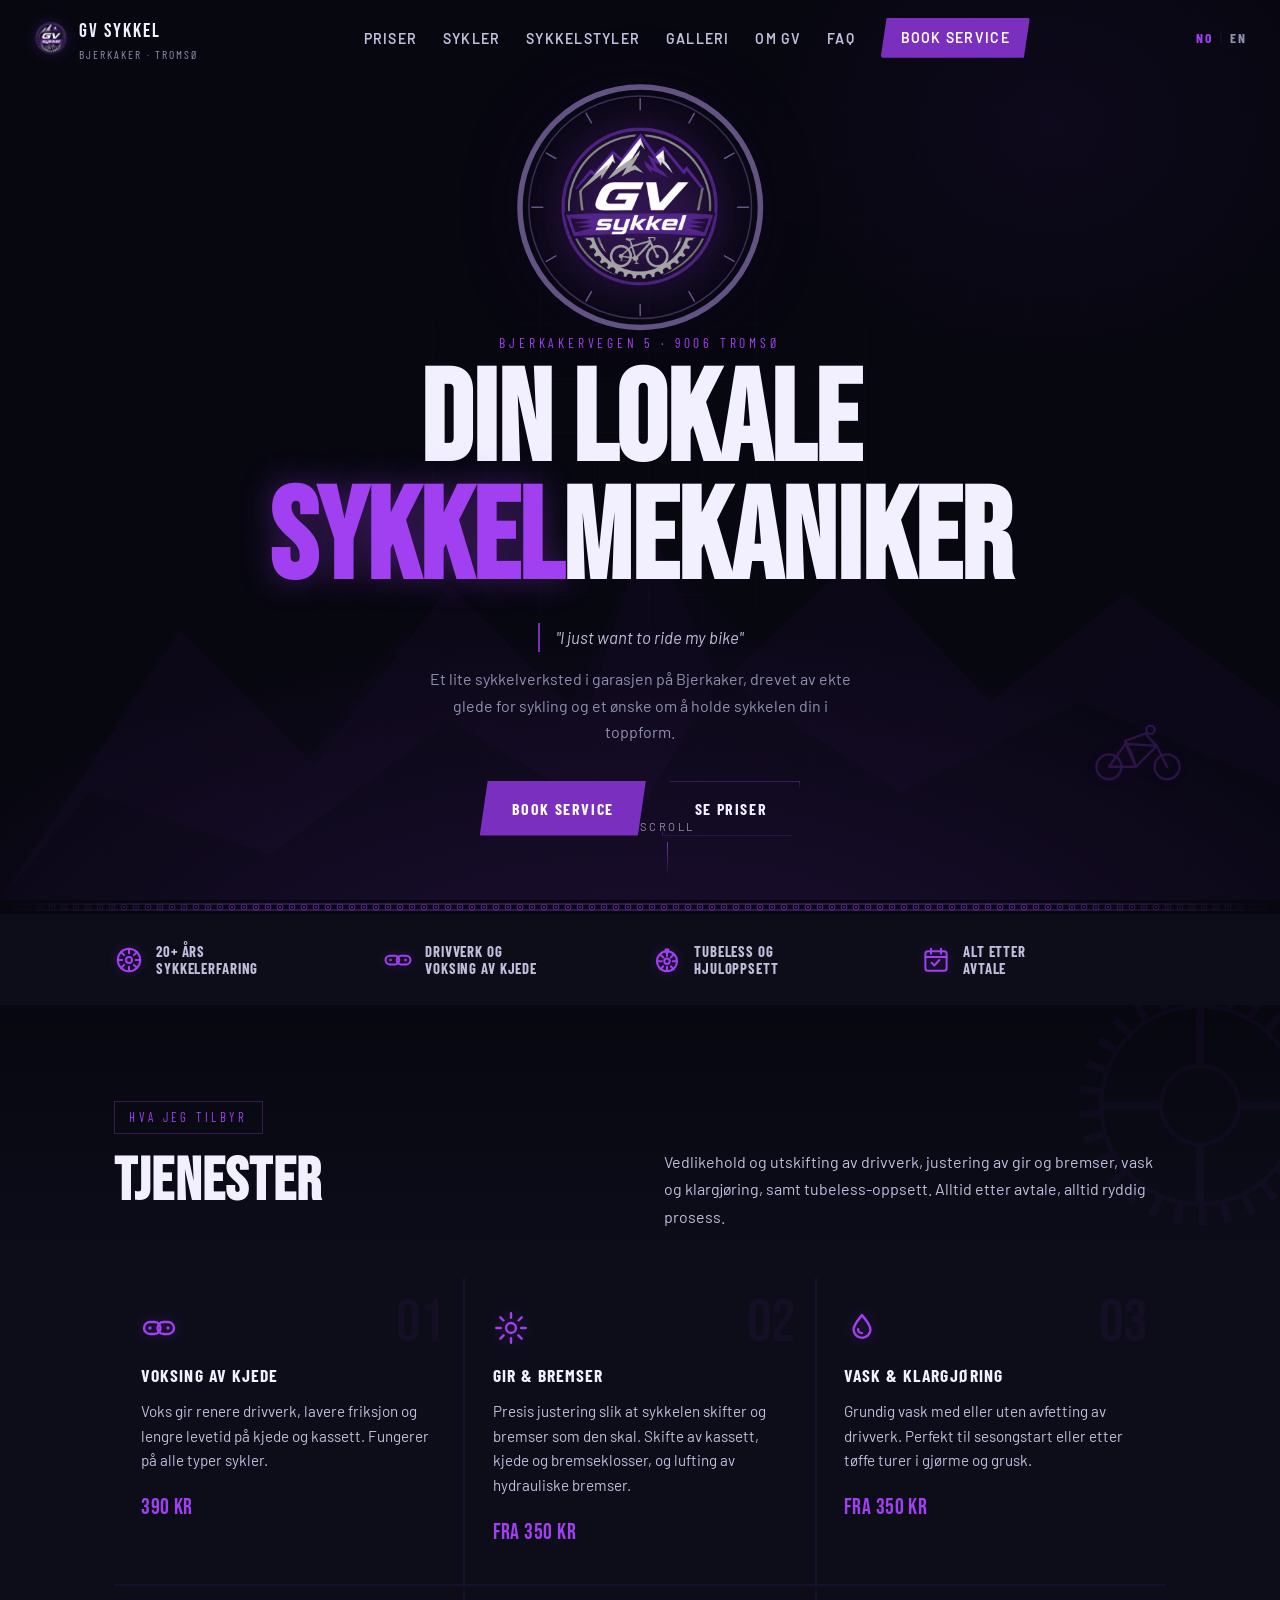
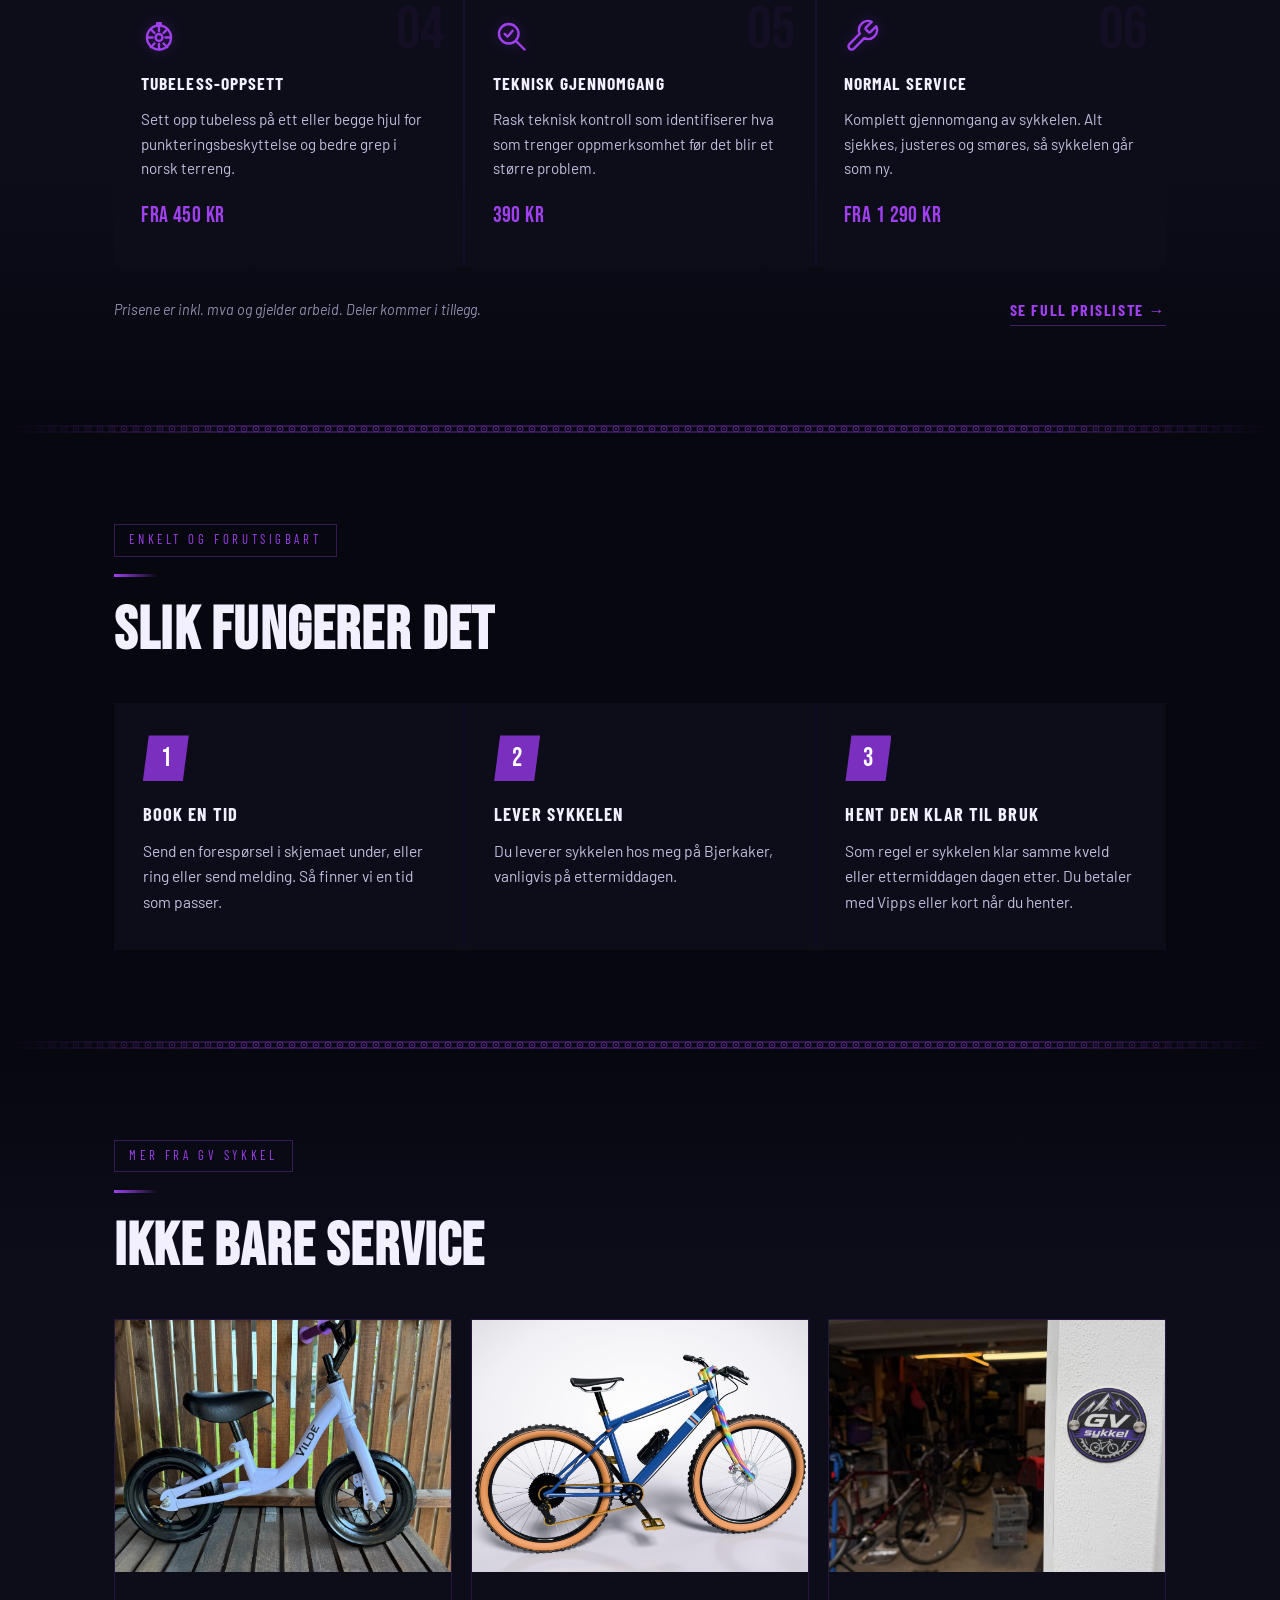
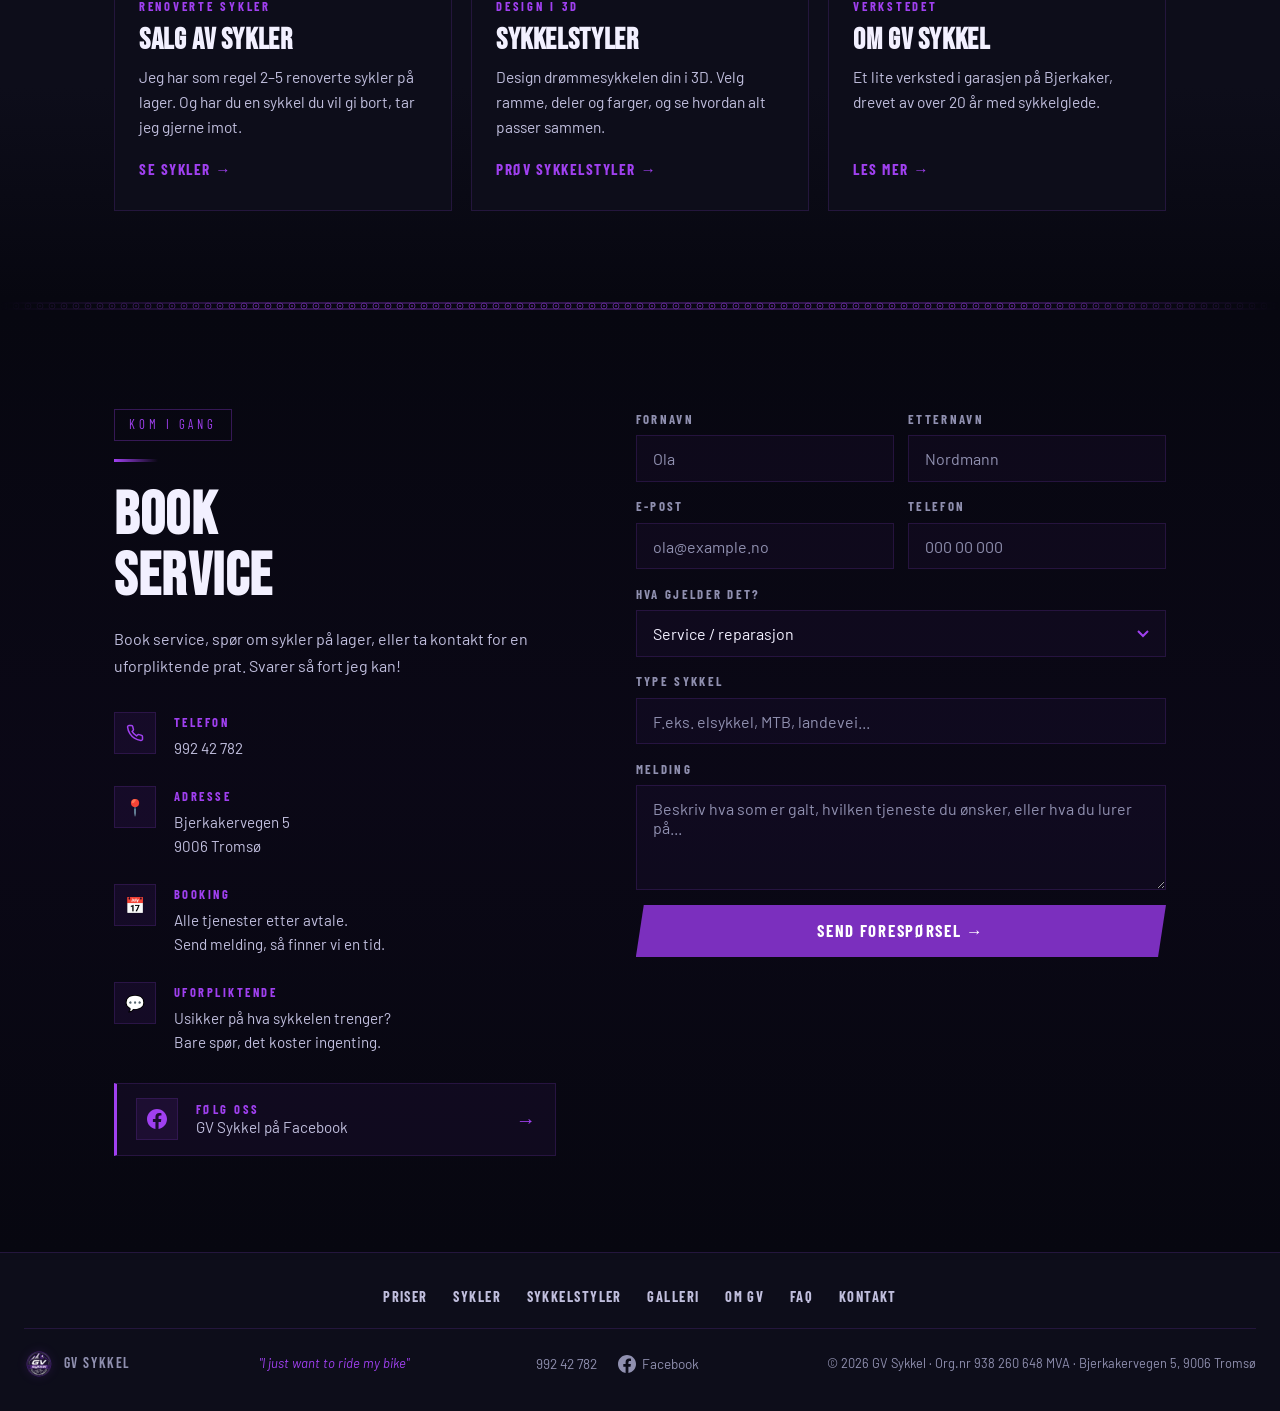
<file: index.html>
<!DOCTYPE html>
<html lang="no">
<head>
<meta charset="UTF-8">
<meta name="viewport" content="width=device-width,initial-scale=1.0">
<meta name="description" content="GV Sykkel: sykkelservice og vedlikehold i Tromsø. Voksing av kjede, gir, bremser, tubeless og full service. Salg av renoverte sykler. Etter avtale.">
<link rel="canonical" href="https://gvsykkel.no/">
<meta property="og:type" content="website">
<meta property="og:site_name" content="GV Sykkel">
<meta property="og:locale" content="nb_NO">
<meta property="og:title" content="GV Sykkel: Sykkelservice i Tromsø">
<meta property="og:description" content="Din lokale sykkelmekaniker i Tromsø. Voksing av kjede, gir og bremser, tubeless og full service. Etter avtale.">
<meta property="og:url" content="https://gvsykkel.no/">
<meta property="og:image" content="https://gvsykkel.no/og-image.png">
<meta property="og:image:width" content="2400">
<meta property="og:image:height" content="1260">
<meta property="og:image:alt" content="GV Sykkel, din lokale sykkelmekaniker i Tromsø">
<meta name="twitter:card" content="summary_large_image">
<meta name="twitter:title" content="GV Sykkel: Sykkelservice i Tromsø">
<meta name="twitter:description" content="Din lokale sykkelmekaniker i Tromsø. Voksing, service, tubeless og bremser. Etter avtale.">
<meta name="twitter:image" content="https://gvsykkel.no/og-image.png">
<title data-en="GV Sykkel: Bike Service in Tromsø">GV Sykkel: Sykkelservice i Tromsø</title>
<script type="application/ld+json">
{
  "@context": "https://schema.org",
  "@type": "LocalBusiness",
  "name": "GV Sykkel",
  "description": "Sykkelservice og vedlikehold i Tromsø. Voksing av kjede, gir og bremser, tubeless og full service. Etter avtale.",
  "image": "https://gvsykkel.no/og-image.png",
  "logo": "https://gvsykkel.no/logo-512.png",
  "url": "https://gvsykkel.no/",
  "telephone": "+4799242782",
  "taxID": "938260648",
  "vatID": "NO938260648MVA",
  "priceRange": "$$",
  "address": {
    "@type": "PostalAddress",
    "streetAddress": "Bjerkakervegen 5",
    "postalCode": "9006",
    "addressLocality": "Tromsø",
    "addressCountry": "NO"
  },
  "areaServed": "Tromsø",
  "sameAs": ["https://www.facebook.com/gvsykkel"]
}
</script>
<link rel="icon" href="favicon.ico" sizes="any">
<link rel="icon" type="image/png" sizes="16x16" href="favicon-16x16.png">
<link rel="icon" type="image/png" sizes="32x32" href="favicon-32x32.png">
<link rel="icon" type="image/png" sizes="96x96" href="favicon-96x96.png">
<link rel="icon" type="image/png" sizes="192x192" href="favicon-192x192.png">
<link rel="apple-touch-icon" sizes="180x180" href="apple-touch-icon.png">
<meta name="theme-color" content="#0a0612">
<link rel="preconnect" href="https://fonts.googleapis.com">
<link rel="preconnect" href="https://fonts.gstatic.com" crossorigin>
<link href="https://fonts.googleapis.com/css2?family=Bebas+Neue&family=Barlow:ital,wght@0,400;0,600;0,700;1,400&family=Barlow+Condensed:wght@700&display=swap" rel="stylesheet">
<link rel="stylesheet" href="styles.css">
</head>
<body>
<div class="scroll-progress" id="SP" aria-hidden="true"></div>
<div class="cursor" id="C"></div>
<div class="cursor-ring" id="CR"></div>


<!-- NAV -->
<nav id="nav">
  <a class="nav-logo" href="index.html">
    <img class="logo-img" src="logo-80.webp" alt="GV Sykkel logo" width="38" height="38">
    <div>
      <div class="nav-logo-name">GV Sykkel</div>
      <span class="nav-logo-loc">Bjerkaker · Tromsø</span>
    </div>
  </a>
  <ul class="nav-links">
    <li><a href="priser.html" data-en="Prices">Priser</a></li>
    <li><a href="sykler.html" data-en="Bikes">Sykler</a></li>
    <li><a href="sykkelstyler/index.html">Sykkelstyler</a></li>
    <li><a href="galleri.html" data-en="Gallery">Galleri</a></li>
    <li><a href="om.html" data-en="About GV">Om GV</a></li>
    <li><a href="faq.html">FAQ</a></li>
    <li><a href="#kontakt" class="nav-cta">Book service</a></li>
  </ul>
  <div class="nav-actions">
    <div class="lang-switch" role="group" aria-label="Språk / Language">
      <button type="button" class="lang-btn" data-lang="no">NO</button>
      <span class="lang-sep" aria-hidden="true">|</span>
      <button type="button" class="lang-btn" data-lang="en">EN</button>
    </div>
    <button class="hamburger" id="HB" aria-label="Åpne meny" aria-expanded="false">
      <span></span><span></span><span></span>
    </button>
  </div>
</nav>
<nav class="nav-drawer" id="DW" aria-label="Mobilmeny">
  <a href="priser.html" data-en="Prices">Priser</a>
  <a href="sykler.html" data-en="Bikes">Sykler</a>
  <a href="sykkelstyler/index.html">Sykkelstyler</a>
  <a href="galleri.html" data-en="Gallery">Galleri</a>
  <a href="om.html" data-en="About GV">Om GV</a>
  <a href="faq.html">FAQ</a>
  <a href="#kontakt">Book service</a>
</nav>

<!-- HERO -->
<div class="hero">
  <div class="hero-bg"></div>
  <div class="hero-grid"></div>
  <svg class="hero-mountains" viewBox="0 0 1440 500" preserveAspectRatio="xMidYMax slice" aria-hidden="true" xmlns="http://www.w3.org/2000/svg">
    <polygon points="0,500 200,200 350,350 500,150 650,300 720,80 800,260 950,120 1100,280 1250,160 1440,300 1440,500" fill="rgba(123,47,190,0.5)"/>
    <polygon points="0,500 150,280 300,400 450,200 600,350 720,100 840,220 1000,180 1150,320 1300,200 1440,320 1440,500" fill="rgba(74,24,130,0.4)"/>
    <polygon points="0,500 100,380 300,450 500,300 700,420 800,250 1000,380 1200,280 1440,380 1440,500" fill="rgba(20,8,45,0.7)"/>
  </svg>
  <div class="particles" id="P" aria-hidden="true"></div>
  <svg class="hero-rider" viewBox="0 0 100 60" fill="none" stroke="currentColor" stroke-width="2.2" stroke-linecap="round" stroke-linejoin="round" aria-hidden="true">
    <circle cx="22" cy="44" r="12"/>
    <circle cx="78" cy="44" r="12"/>
    <path d="M22 44 L48 44 L38 22 Z"/>
    <path d="M48 44 L68 24 L38 22"/>
    <path d="M68 24 L78 44"/>
    <path d="M38 22 L38 19"/>
    <path d="M38 19 L57 12"/>
    <circle cx="62" cy="8.5" r="4"/>
    <path d="M57 12 L67 23"/>
    <path d="M38 19 L44 32 L48 44"/>
  </svg>
  <div class="hero-content">
    <div class="wheel-wrap"><svg class="wheel-svg" viewBox="0 0 260 260" xmlns="http://www.w3.org/2000/svg" aria-hidden="true"><g stroke="rgba(180,155,225,0.55)" stroke-width="1.5" fill="none" stroke-linecap="round"><line x1="130.0" y1="32.0" x2="130.0" y2="21.0"/><line x1="179.0" y1="45.1" x2="184.5" y2="35.6"/><line x1="214.9" y1="81.0" x2="224.4" y2="75.5"/><line x1="228.0" y1="130.0" x2="239.0" y2="130.0"/><line x1="214.9" y1="179.0" x2="224.4" y2="184.5"/><line x1="179.0" y1="214.9" x2="184.5" y2="224.4"/><line x1="130.0" y1="228.0" x2="130.0" y2="239.0"/><line x1="81.0" y1="214.9" x2="75.5" y2="224.4"/><line x1="45.1" y1="179.0" x2="35.6" y2="184.5"/><line x1="32.0" y1="130.0" x2="21.0" y2="130.0"/><line x1="45.1" y1="81.0" x2="35.6" y2="75.5"/><line x1="81.0" y1="45.1" x2="75.5" y2="35.6"/></g><circle cx="130" cy="130" r="112" fill="none" stroke="rgba(155,135,215,0.32)" stroke-width="1.5"/><circle cx="130" cy="130" r="121" fill="none" stroke="rgba(175,150,225,0.55)" stroke-width="5.5"/></svg><img class="hero-logo logo-img" src="logo-560.webp" alt="GV Sykkel" width="190" height="190"></div>
    <p class="hero-eyebrow">Bjerkakervegen 5 &middot; 9006 Tromsø</p>
    <h1 class="hero-title" data-en="YOUR LOCAL<br><span class='hi'>BIKE</span> MECHANIC">DIN LOKALE<br><span class="hi">SYKKEL</span>MEKANIKER</h1>
    <p class="hero-quote">"I just want to ride my bike"</p>
    <p class="hero-sub" data-en="A small bike workshop in a garage at Bjerkaker, driven by a genuine love of cycling and a wish to keep your bike in top shape.">Et lite sykkelverksted i garasjen på Bjerkaker, drevet av ekte glede for sykling og et ønske om å holde sykkelen din i toppform.</p>
    <div class="hero-btns">
      <a href="#kontakt" class="btn"><span>Book service</span></a>
      <a href="priser.html" class="btn-ghost" data-en="See prices">Se priser</a>
    </div>
  </div>
  <div class="scroll-cue" aria-hidden="true">
    <span>Scroll</span>
    <div class="scroll-cue-line"></div>
  </div>
</div>

<div class="divider"></div>

<!-- TRUST STRIP -->
<div class="trust">
  <div class="container trust-inner">
    <div class="trust-item">
      <svg viewBox="0 0 24 24" fill="none" stroke="currentColor" stroke-width="1.6" stroke-linecap="round" stroke-linejoin="round" aria-hidden="true"><circle cx="12" cy="12" r="9"/><circle cx="12" cy="12" r="2.4"/><path d="M12 3v3.6 M12 17.4V21 M3 12h3.6 M17.4 12H21 M5.6 5.6l2.5 2.5 M15.9 15.9l2.5 2.5 M18.4 5.6l-2.5 2.5 M8.1 15.9l-2.5 2.5"/></svg>
      <span data-en="20+ years<br>of experience">20+ års<br>sykkelerfaring</span>
    </div>
    <div class="trust-item">
      <svg viewBox="0 0 24 24" fill="none" stroke="currentColor" stroke-width="1.6" stroke-linecap="round" stroke-linejoin="round" aria-hidden="true"><rect x="2" y="8.5" width="11" height="7" rx="3.5"/><rect x="11" y="8.5" width="11" height="7" rx="3.5"/><circle cx="6" cy="12" r="1" fill="currentColor" stroke="none"/><circle cx="18" cy="12" r="1" fill="currentColor" stroke="none"/></svg>
      <span data-en="Drivetrain &amp;<br>chain waxing">Drivverk og<br>voksing av kjede</span>
    </div>
    <div class="trust-item">
      <svg viewBox="0 0 24 24" fill="none" stroke="currentColor" stroke-width="1.6" stroke-linecap="round" stroke-linejoin="round" aria-hidden="true"><circle cx="12" cy="13" r="8"/><circle cx="12" cy="13" r="2.2"/><path d="M12 5.4v3.4 M12 17.4v3.4 M4.4 13h3.4 M16.6 13h3.4 M6.6 7.6l2.4 2.4 M15 17l2.4 2.4 M17.4 7.6L15 10 M9 17l-2.4 2.4"/><path d="M10.9 5.4V3.6h2.2v1.8"/></svg>
      <span data-en="Tubeless &amp;<br>wheel setup">Tubeless og<br>hjuloppsett</span>
    </div>
    <div class="trust-item">
      <svg viewBox="0 0 24 24" fill="none" stroke="currentColor" stroke-width="1.6" stroke-linecap="round" stroke-linejoin="round" aria-hidden="true"><rect x="3.5" y="5" width="17" height="15.5" rx="2"/><path d="M3.5 9.5h17 M8 3v4 M16 3v4"/><path d="M8.5 14.2l2.2 2.2 4-4.4"/></svg>
      <span data-en="All by<br>appointment">Alt etter<br>avtale</span>
    </div>
  </div>
</div>

<!-- SERVICES -->
<div class="services" id="tjenester">
  <svg class="deco-cog deco-cog-tr" viewBox="0 0 200 200" fill="none" stroke="currentColor" aria-hidden="true">
    <circle cx="100" cy="100" r="74" stroke-width="13" stroke-dasharray="5 11"/>
    <circle cx="100" cy="100" r="66" stroke-width="3"/>
    <circle cx="100" cy="100" r="26" stroke-width="3"/>
    <g stroke-width="6"><path d="M100 74V34 M100 126v40 M74 100H34 M126 100h40"/></g>
  </svg>
  <div class="container">
    <div class="services-head reveal">
      <div>
        <div class="tag" data-en="What I offer">Hva jeg tilbyr</div>
        <h2 class="h2" data-en="SERVICES">TJENESTER</h2>
      </div>
      <p class="services-sub" data-en="Maintenance and replacement of drivetrain parts, gear and brake adjustment, washing and preparation, plus tubeless setup. Always by appointment, always a tidy process.">Vedlikehold og utskifting av drivverk, justering av gir og bremser, vask og klargjøring, samt tubeless-oppsett. Alltid etter avtale, alltid ryddig prosess.</p>
    </div>
    <div class="grid-3">
      <div class="card reveal">
        <span class="card-num" aria-hidden="true">01</span>
        <svg class="card-icon" viewBox="0 0 24 24" fill="none" stroke="currentColor" stroke-width="1.6" stroke-linecap="round" stroke-linejoin="round" aria-hidden="true">
          <rect x="2" y="8" width="11" height="8" rx="4"/>
          <rect x="11" y="8" width="11" height="8" rx="4"/>
          <circle cx="6" cy="12" r="1.1" fill="currentColor" stroke="none"/>
          <circle cx="18" cy="12" r="1.1" fill="currentColor" stroke="none"/>
        </svg>
        <div class="card-title" data-en="Chain waxing">Voksing av kjede</div>
        <p class="card-desc" data-en="Wax gives a cleaner drivetrain, lower friction and longer life for chain and cassette. Works on all types of bikes.">Voks gir renere drivverk, lavere friksjon og lengre levetid på kjede og kassett. Fungerer på alle typer sykler.</p>
        <div class="card-price">390 kr</div>
      </div>
      <div class="card reveal">
        <span class="card-num" aria-hidden="true">02</span>
        <svg class="card-icon" viewBox="0 0 24 24" fill="none" stroke="currentColor" stroke-width="1.6" stroke-linecap="round" stroke-linejoin="round" aria-hidden="true">
          <circle cx="12" cy="12" r="3.3"/>
          <path d="M12 2.2v3 M12 18.8v3 M2.2 12h3 M18.8 12h3 M4.9 4.9l2.1 2.1 M16.9 16.9l2.2 2.2 M19.1 4.9l-2.1 2.1 M7.1 16.9l-2.2 2.2"/>
        </svg>
        <div class="card-title" data-en="Gears &amp; Brakes">Gir &amp; Bremser</div>
        <p class="card-desc" data-en="Precise adjustment so the bike shifts and brakes as it should. Replacement of cassette, chain and brake pads, and bleeding of hydraulic brakes.">Presis justering slik at sykkelen skifter og bremser som den skal. Skifte av kassett, kjede og bremseklosser, og lufting av hydrauliske bremser.</p>
        <div class="card-price" data-en="from 350 kr">fra 350 kr</div>
      </div>
      <div class="card reveal">
        <span class="card-num" aria-hidden="true">03</span>
        <svg class="card-icon" viewBox="0 0 24 24" fill="none" stroke="currentColor" stroke-width="1.6" stroke-linecap="round" stroke-linejoin="round" aria-hidden="true">
          <path d="M12 3.4c3.3 3.9 5.6 6.8 5.6 9.6a5.6 5.6 0 0 1-11.2 0c0-2.8 2.3-5.7 5.6-9.6z"/>
          <path d="M9.4 12.8a2.6 2.6 0 0 0 2.6 2.6"/>
        </svg>
        <div class="card-title" data-en="Wash &amp; Prep">Vask &amp; Klargjøring</div>
        <p class="card-desc" data-en="Thorough wash with or without degreasing the drivetrain. Perfect for the start of the season or after tough rides in mud and grit.">Grundig vask med eller uten avfetting av drivverk. Perfekt til sesongstart eller etter tøffe turer i gjørme og grusk.</p>
        <div class="card-price" data-en="from 350 kr">fra 350 kr</div>
      </div>
      <div class="card reveal">
        <span class="card-num" aria-hidden="true">04</span>
        <svg class="card-icon" viewBox="0 0 24 24" fill="none" stroke="currentColor" stroke-width="1.6" stroke-linecap="round" stroke-linejoin="round" aria-hidden="true">
          <circle cx="12" cy="13" r="8"/>
          <circle cx="12" cy="13" r="2.3"/>
          <path d="M12 5.2v3.5 M12 17.3V20.8 M4.2 13h3.5 M16.3 13h3.5 M6.5 7.5l2.5 2.5 M15 17l2.5 2.5 M17.5 7.5L15 10 M9 17l-2.5 2.5"/>
          <path d="M10.8 5.2V3.4h2.4v1.8"/>
        </svg>
        <div class="card-title" data-en="Tubeless Setup">Tubeless-oppsett</div>
        <p class="card-desc" data-en="Set up tubeless on one or both wheels for puncture protection and better grip in Norwegian terrain.">Sett opp tubeless på ett eller begge hjul for punkteringsbeskyttelse og bedre grep i norsk terreng.</p>
        <div class="card-price" data-en="from 450 kr">fra 450 kr</div>
      </div>
      <div class="card reveal">
        <span class="card-num" aria-hidden="true">05</span>
        <svg class="card-icon" viewBox="0 0 24 24" fill="none" stroke="currentColor" stroke-width="1.6" stroke-linecap="round" stroke-linejoin="round" aria-hidden="true">
          <circle cx="10.5" cy="10.5" r="6.5"/>
          <line x1="15.4" y1="15.4" x2="21" y2="21"/>
          <path d="M7.8 10.6l1.9 1.9 3.4-4"/>
        </svg>
        <div class="card-title" data-en="Technical Check">Teknisk Gjennomgang</div>
        <p class="card-desc" data-en="A quick technical inspection that identifies what needs attention before it becomes a bigger problem.">Rask teknisk kontroll som identifiserer hva som trenger oppmerksomhet før det blir et større problem.</p>
        <div class="card-price">390 kr</div>
      </div>
      <div class="card reveal">
        <span class="card-num" aria-hidden="true">06</span>
        <svg class="card-icon" viewBox="0 0 24 24" fill="none" stroke="currentColor" stroke-width="1.6" stroke-linecap="round" stroke-linejoin="round" aria-hidden="true">
          <path d="M14.7 6.3a1 1 0 0 0 0 1.4l1.6 1.6a1 1 0 0 0 1.4 0l3.77-3.77a6 6 0 0 1-7.94 7.94l-6.91 6.91a2.12 2.12 0 0 1-3-3l6.91-6.91a6 6 0 0 1 7.94-7.94l-3.76 3.76z"/>
        </svg>
        <div class="card-title" data-en="Normal Service">Normal Service</div>
        <p class="card-desc" data-en="A complete overhaul of the bike. Everything is checked, adjusted and lubricated, so the bike runs like new.">Komplett gjennomgang av sykkelen. Alt sjekkes, justeres og smøres, så sykkelen går som ny.</p>
        <div class="card-price" data-en="from 1,290 kr">fra 1&nbsp;290 kr</div>
      </div>
    </div>

    <div class="services-foot reveal">
      <p data-en="Prices include VAT and are for labour. Parts come in addition.">Prisene er inkl. mva og gjelder arbeid. Deler kommer i tillegg.</p>
      <a href="priser.html" class="text-link" data-en="See full price list →">Se full prisliste →</a>
    </div>
  </div>
</div>

<div class="divider"></div>

<!-- SLIK FUNGERER DET -->
<section class="sec" id="slik">
  <div class="container">
    <div class="sec-head reveal">
      <div class="tag" data-en="Simple and predictable">Enkelt og forutsigbart</div>
      <div class="accent-line"></div>
      <h2 class="h2" data-en="HOW IT WORKS">SLIK FUNGERER DET</h2>
    </div>
    <div class="steps reveal">
      <div class="step">
        <div class="step-num" aria-hidden="true">1</div>
        <h3 data-en="Book a time">Book en tid</h3>
        <p data-en="Send a request using the form below, or call or text. We'll find a time that suits you.">Send en forespørsel i skjemaet under, eller ring eller send melding. Så finner vi en tid som passer.</p>
      </div>
      <div class="step">
        <div class="step-num" aria-hidden="true">2</div>
        <h3 data-en="Drop off your bike">Lever sykkelen</h3>
        <p data-en="Drop your bike off with me at Bjerkaker, usually in the afternoon.">Du leverer sykkelen hos meg på Bjerkaker, vanligvis på ettermiddagen.</p>
      </div>
      <div class="step">
        <div class="step-num" aria-hidden="true">3</div>
        <h3 data-en="Pick it up ready to ride">Hent den klar til bruk</h3>
        <p data-en="Your bike is usually ready the same evening or the next afternoon. Pay by Vipps or card when you collect it.">Som regel er sykkelen klar samme kveld eller ettermiddagen dagen etter. Du betaler med Vipps eller kort når du henter.</p>
      </div>
    </div>
  </div>
</section>

<div class="divider"></div>

<!-- MER FRA GV -->
<section class="sec sec-alt" id="mer">
  <div class="container">
    <div class="sec-head reveal">
      <div class="tag" data-en="More from GV Sykkel">Mer fra GV Sykkel</div>
      <div class="accent-line"></div>
      <h2 class="h2" data-en="NOT JUST SERVICE">IKKE BARE SERVICE</h2>
    </div>
    <div class="promo-grid">
      <a class="promo reveal" href="sykler.html">
        <div class="promo-media"><img src="media/web/barnesykkel-ferdig.jpg" alt="Renovert barnesykkel, klar til bruk" width="975" height="1300" loading="lazy"></div>
        <div class="promo-body">
          <span class="promo-kicker" data-en="Refurbished bikes">Renoverte sykler</span>
          <h3 data-en="BIKES FOR SALE">SALG AV SYKLER</h3>
          <p data-en="I usually have 2–5 refurbished bikes in stock. And if you have a bike you'd like to give away, I'm happy to take it.">Jeg har som regel 2–5 renoverte sykler på lager. Og har du en sykkel du vil gi bort, tar jeg gjerne imot.</p>
          <span class="promo-go" data-en="See bikes →">Se sykler →</span>
        </div>
      </a>
      <a class="promo reveal d1" href="sykkelstyler/index.html">
        <div class="promo-media"><img src="media/web/sykkelstyler-gt-aggressor.jpg" alt="GT Aggressor designet i Sykkelstyler" width="1200" height="908" loading="lazy"></div>
        <div class="promo-body">
          <span class="promo-kicker" data-en="Design in 3D">Design i 3D</span>
          <h3>SYKKELSTYLER</h3>
          <p data-en="Design your dream bike in 3D. Choose frame, parts and colours, and see how it all fits together.">Design drømmesykkelen din i 3D. Velg ramme, deler og farger, og se hvordan alt passer sammen.</p>
          <span class="promo-go" data-en="Try Sykkelstyler →">Prøv Sykkelstyler →</span>
        </div>
      </a>
      <a class="promo reveal d2" href="om.html">
        <div class="promo-media"><img src="media/web/verksted-skilt.jpg" alt="Skiltet utenfor verkstedet til GV Sykkel" loading="lazy"></div>
        <div class="promo-body">
          <span class="promo-kicker" data-en="The workshop">Verkstedet</span>
          <h3 data-en="ABOUT GV SYKKEL">OM GV SYKKEL</h3>
          <p data-en="A small workshop in a garage at Bjerkaker, driven by more than 20 years of love for cycling.">Et lite verksted i garasjen på Bjerkaker, drevet av over 20 år med sykkelglede.</p>
          <span class="promo-go" data-en="Read more →">Les mer →</span>
        </div>
      </a>
    </div>
  </div>
</section>

<div class="divider"></div>

<!-- CONTACT -->
<div class="contact" id="kontakt">
  <div class="container">
    <div class="contact-grid">
      <div class="reveal">
        <div class="tag" data-en="Get started">Kom i gang</div>
        <div class="accent-line"></div>
        <h2 class="h2">BOOK<br>SERVICE</h2>
        <p class="contact-intro" data-en="Book a service, ask about bikes in stock, or just get in touch for a no-obligation chat. I'll reply as soon as I can!">Book service, spør om sykler på lager, eller ta kontakt for en uforpliktende prat. Svarer så fort jeg kan!</p>
        <div class="info-list">
          <a class="info-item info-item-link" href="tel:+4799242782">
            <div class="info-icon" aria-hidden="true">
              <svg viewBox="0 0 24 24" width="18" height="18" fill="none" stroke="currentColor" stroke-width="2" stroke-linecap="round" stroke-linejoin="round"><path d="M22 16.92v3a2 2 0 0 1-2.18 2 19.79 19.79 0 0 1-8.63-3.07 19.5 19.5 0 0 1-6-6 19.79 19.79 0 0 1-3.07-8.67A2 2 0 0 1 4.11 2h3a2 2 0 0 1 2 1.72c.13.96.36 1.9.7 2.81a2 2 0 0 1-.45 2.11L8.09 9.91a16 16 0 0 0 6 6l1.27-1.27a2 2 0 0 1 2.11-.45c.91.34 1.85.57 2.81.7A2 2 0 0 1 22 16.92z"/></svg>
            </div>
            <div>
              <div class="info-label" data-en="Phone">Telefon</div>
              <div class="info-val">992 42 782</div>
            </div>
          </a>
          <div class="info-item">
            <div class="info-icon" aria-hidden="true">📍</div>
            <div>
              <div class="info-label" data-en="Address">Adresse</div>
              <div class="info-val">Bjerkakervegen 5<br>9006 Tromsø</div>
            </div>
          </div>
          <div class="info-item">
            <div class="info-icon" aria-hidden="true">📅</div>
            <div>
              <div class="info-label">Booking</div>
              <div class="info-val" data-en="All services by appointment.<br>Send a message and we'll find a time.">Alle tjenester etter avtale.<br>Send melding, så finner vi en tid.</div>
            </div>
          </div>
          <div class="info-item">
            <div class="info-icon" aria-hidden="true">💬</div>
            <div>
              <div class="info-label" data-en="No obligation">Uforpliktende</div>
              <div class="info-val" data-en="Not sure what your bike needs?<br>Just ask, it costs nothing.">Usikker på hva sykkelen trenger?<br>Bare spør, det koster ingenting.</div>
            </div>
          </div>
        </div>
        <a class="social-link" href="https://www.facebook.com/gvsykkel" target="_blank" rel="noopener">
          <span class="social-icon" aria-hidden="true">
            <svg viewBox="0 0 24 24" width="20" height="20" fill="currentColor"><path d="M24 12.07C24 5.4 18.63 0 12 0S0 5.4 0 12.07C0 18.1 4.39 23.1 10.13 24v-8.44H7.08v-3.49h3.05V9.41c0-3.02 1.79-4.69 4.53-4.69 1.31 0 2.69.24 2.69.24v2.97h-1.52c-1.49 0-1.96.93-1.96 1.89v2.25h3.33l-.53 3.49h-2.8V24C19.61 23.1 24 18.1 24 12.07z"/></svg>
          </span>
          <span class="social-text">
            <span class="social-label" data-en="Follow us">Følg oss</span>
            <span class="social-handle" data-en="GV Sykkel on Facebook">GV Sykkel på Facebook</span>
          </span>
          <span class="social-arrow" aria-hidden="true">→</span>
        </a>
      </div>
      <div class="reveal d1">
        <form class="form" action="https://formspree.io/f/xrejbdbd" method="POST" novalidate>
          <div class="f-row">
            <div class="f-group">
              <label class="f-label" for="fn" data-en="First name">Fornavn</label>
              <input class="f-input" type="text" id="fn" name="fornavn" placeholder="Ola" data-en-ph="John" required>
            </div>
            <div class="f-group">
              <label class="f-label" for="ln" data-en="Last name">Etternavn</label>
              <input class="f-input" type="text" id="ln" name="etternavn" placeholder="Nordmann" data-en-ph="Doe">
            </div>
          </div>
          <div class="f-row">
            <div class="f-group">
              <label class="f-label" for="em" data-en="Email">E-post</label>
              <input class="f-input" type="email" id="em" name="email" placeholder="ola@example.no" data-en-ph="john@example.com" required>
            </div>
            <div class="f-group">
              <label class="f-label" for="ph" data-en="Phone">Telefon</label>
              <input class="f-input" type="tel" id="ph" name="telefon" placeholder="000 00 000" autocomplete="tel">
            </div>
          </div>
          <div class="f-group">
            <label class="f-label" for="tm" data-en="What is it about?">Hva gjelder det?</label>
            <select class="f-input f-select" id="tm" name="tema">
              <option value="Service / reparasjon" data-key="service" data-en="Service / repair">Service / reparasjon</option>
              <option value="Kjøpe sykkel" data-key="kjop" data-en="Buying a bike">Kjøpe sykkel</option>
              <option value="Gi bort sykkel" data-key="gi" data-en="Giving away a bike">Gi bort sykkel</option>
              <option value="Bygge sykkel" data-key="bygg" data-en="Custom bike build">Bygge sykkel</option>
              <option value="Annet" data-key="annet" data-en="Other">Annet</option>
            </select>
          </div>
          <div class="f-group">
            <label class="f-label" for="bk" data-en="Type of bike">Type sykkel</label>
            <input class="f-input" type="text" id="bk" name="sykkel" placeholder="F.eks. elsykkel, MTB, landevei..." data-en-ph="E.g. e-bike, MTB, road...">
          </div>
          <div class="f-group">
            <label class="f-label" for="ms" data-en="Message">Melding</label>
            <textarea class="f-area" id="ms" name="melding" placeholder="Beskriv hva som er galt, hvilken tjeneste du ønsker, eller hva du lurer på..." data-en-ph="Describe what's wrong, which service you'd like, or what you're wondering about..." required></textarea>
          </div>
          <input type="text" name="_gotcha" tabindex="-1" autocomplete="off" aria-hidden="true" style="display:none">
          <button type="submit" class="f-submit" data-en="Send request →">Send forespørsel →</button>
        </form>
      </div>
    </div>
  </div>
</div>

<!-- FOOTER -->
<footer>
  <div class="foot-links">
    <a href="priser.html" data-en="Prices">Priser</a>
    <a href="sykler.html" data-en="Bikes">Sykler</a>
    <a href="sykkelstyler/index.html">Sykkelstyler</a>
    <a href="galleri.html" data-en="Gallery">Galleri</a>
    <a href="om.html" data-en="About GV">Om GV</a>
    <a href="faq.html">FAQ</a>
    <a href="#kontakt" data-en="Contact">Kontakt</a>
  </div>
  <div class="foot-logo">
    <img class="logo-img" src="logo-80.webp" alt="GV Sykkel logo" width="30" height="30" loading="lazy">
    <span>GV Sykkel</span>
  </div>
  <span class="foot-tag">"I just want to ride my bike"</span>
  <div class="foot-social">
    <a href="tel:+4799242782">992 42 782</a>
    <a href="https://www.facebook.com/gvsykkel" target="_blank" rel="noopener" aria-label="GV Sykkel på Facebook">
      <svg viewBox="0 0 24 24" width="18" height="18" fill="currentColor" aria-hidden="true"><path d="M24 12.07C24 5.4 18.63 0 12 0S0 5.4 0 12.07C0 18.1 4.39 23.1 10.13 24v-8.44H7.08v-3.49h3.05V9.41c0-3.02 1.79-4.69 4.53-4.69 1.31 0 2.69.24 2.69.24v2.97h-1.52c-1.49 0-1.96.93-1.96 1.89v2.25h3.33l-.53 3.49h-2.8V24C19.61 23.1 24 18.1 24 12.07z"/></svg>
      <span>Facebook</span>
    </a>
  </div>
  <small>© 2026 GV Sykkel · Org.nr 938 260 648 MVA · Bjerkakervegen 5, 9006 Tromsø</small>
</footer>

<script src="script.js" defer></script>
</body>
</html>
</file>
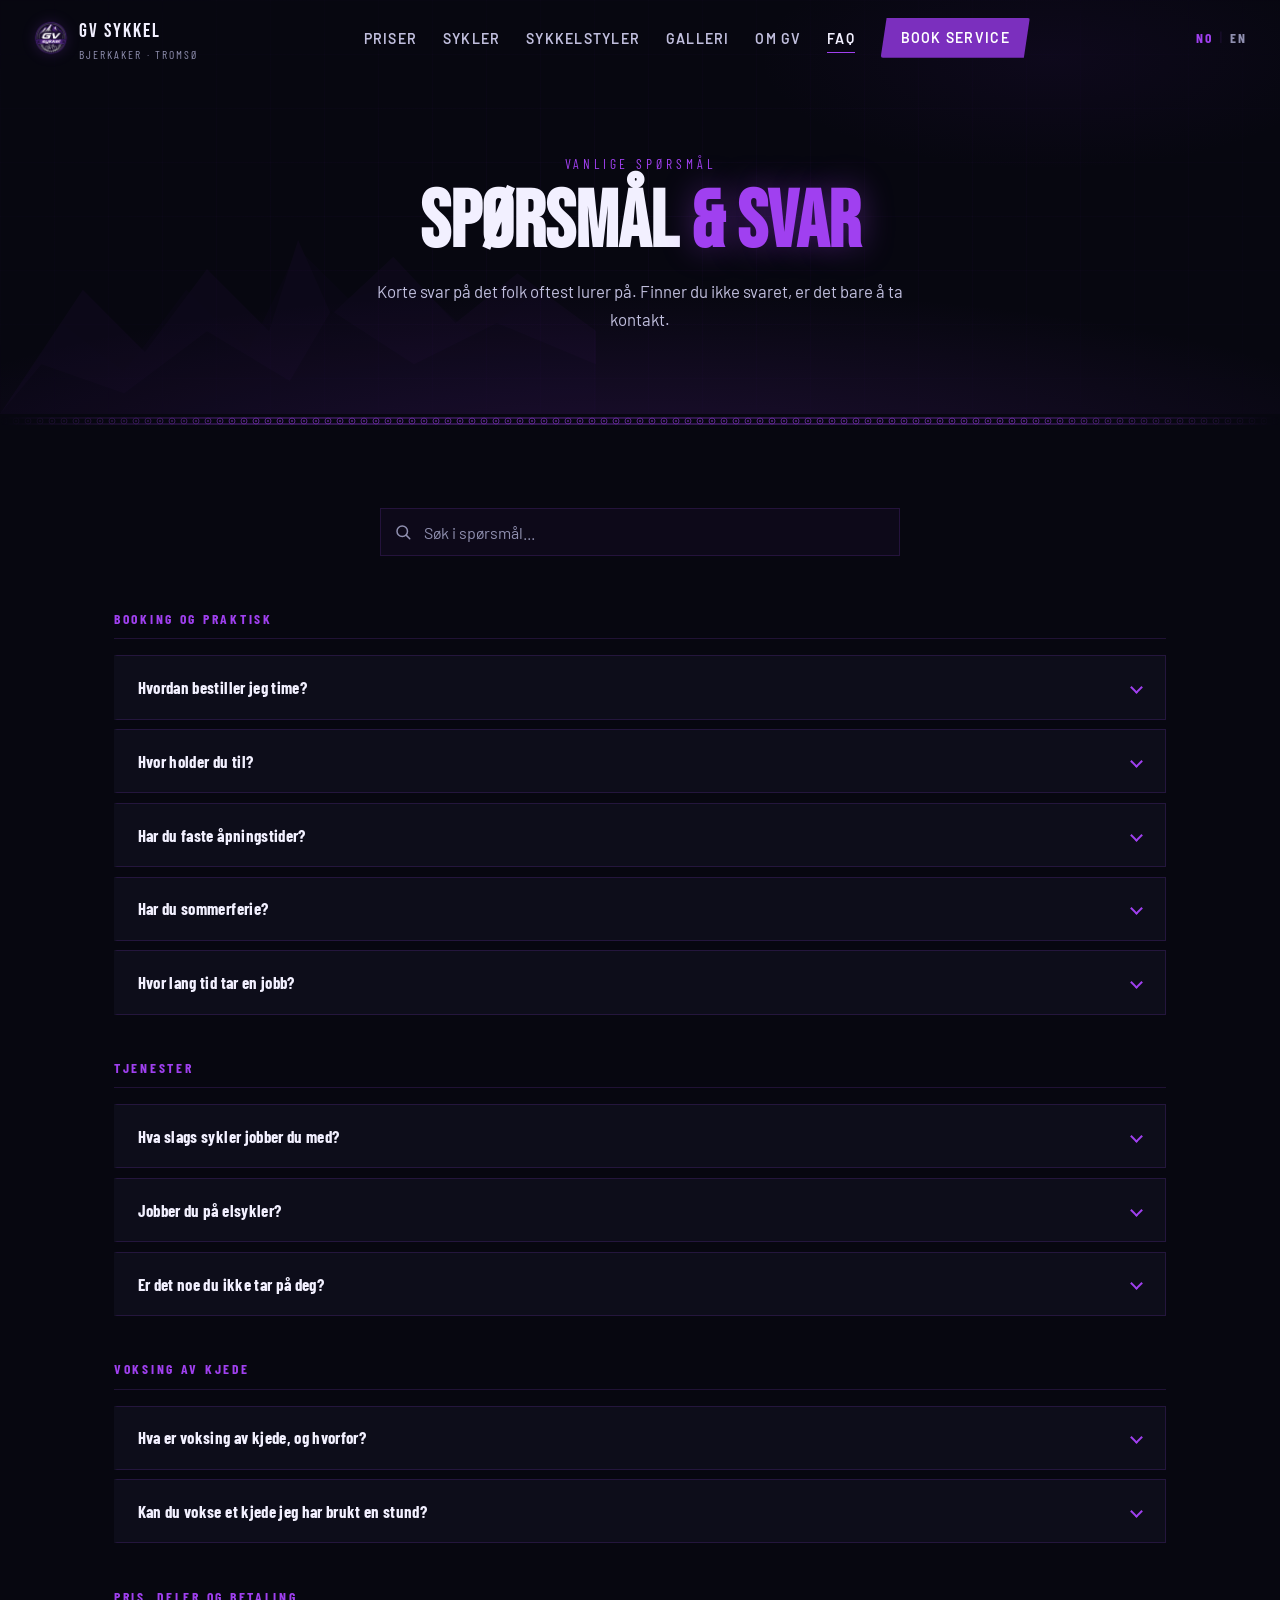
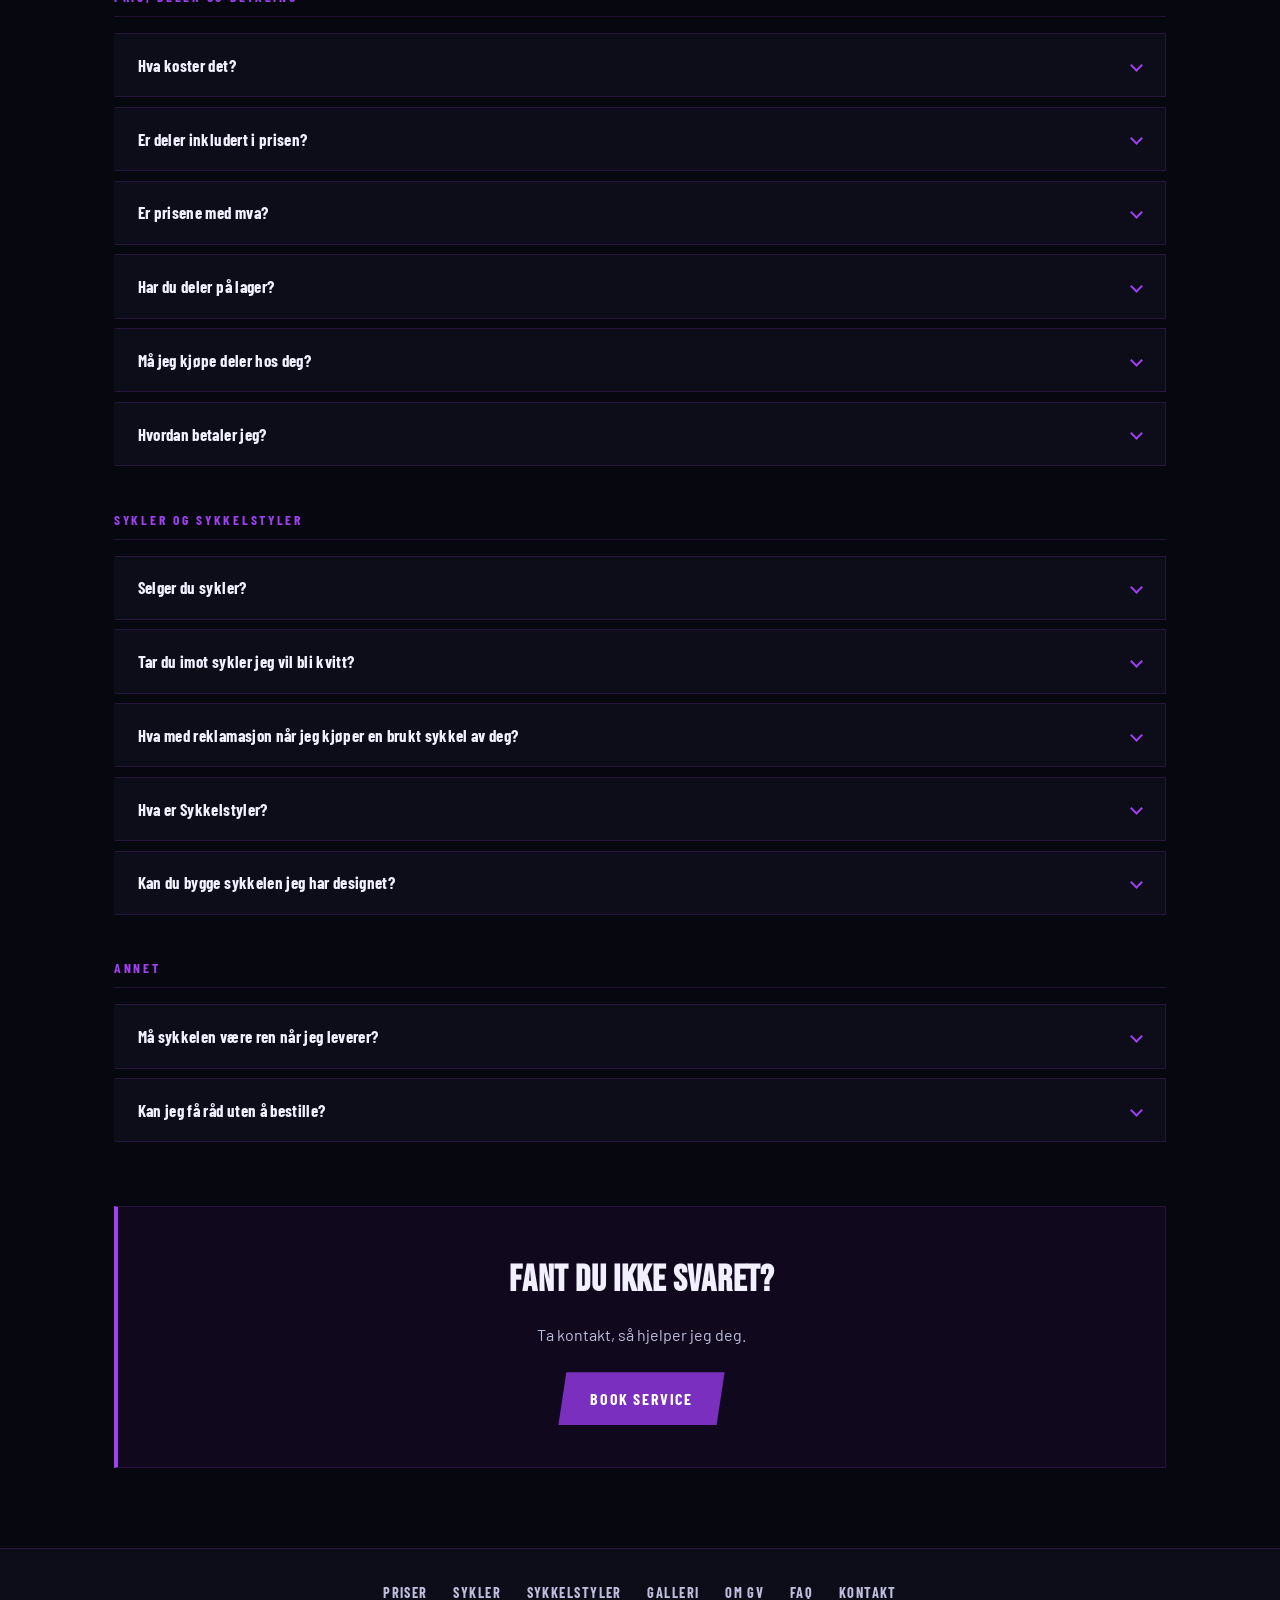
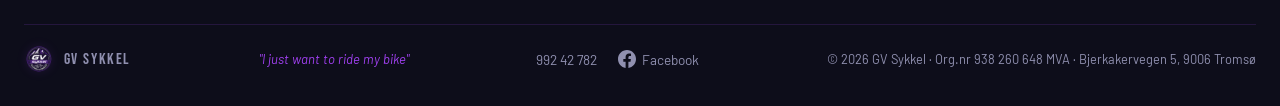
<file: faq.html>
<!DOCTYPE html>
<html lang="no">
<head>
<meta charset="UTF-8">
<meta name="viewport" content="width=device-width,initial-scale=1.0">
<meta name="description" content="Spørsmål og svar om GV Sykkel: booking, tjenester, voksing av kjede, priser, betaling, salg av sykler og Sykkelstyler. Sykkelverksted i Tromsø.">
<link rel="canonical" href="https://gvsykkel.no/faq.html">
<meta property="og:type" content="website">
<meta property="og:site_name" content="GV Sykkel">
<meta property="og:locale" content="nb_NO">
<meta property="og:title" content="Spørsmål og svar – GV Sykkel">
<meta property="og:description" content="Svar på det folk oftest lurer på: booking, tjenester, voksing av kjede, priser og betaling.">
<meta property="og:url" content="https://gvsykkel.no/faq.html">
<meta property="og:image" content="https://gvsykkel.no/og-image.png">
<meta property="og:image:width" content="2400">
<meta property="og:image:height" content="1260">
<meta property="og:image:alt" content="GV Sykkel, din lokale sykkelmekaniker i Tromsø">
<meta name="twitter:card" content="summary_large_image">
<meta name="twitter:title" content="Spørsmål og svar – GV Sykkel">
<meta name="twitter:description" content="Svar på det folk oftest lurer på om sykkelservice i Tromsø.">
<meta name="twitter:image" content="https://gvsykkel.no/og-image.png">
<title data-en="Q&amp;A – GV Sykkel | Bike Workshop in Tromsø">Spørsmål og svar – GV Sykkel | Sykkelverksted i Tromsø</title>
<script type="application/ld+json">
{
  "@context": "https://schema.org",
  "@type": "FAQPage",
  "mainEntity": [
    {"@type":"Question","name":"Hvordan bestiller jeg time?","acceptedAnswer":{"@type":"Answer","text":"Alt skjer etter avtale. Ring eller send melding til 992 42 782, ta kontakt på Facebook, eller bruk kontaktskjemaet, så finner vi en tid sammen."}},
    {"@type":"Question","name":"Hvor holder du til?","acceptedAnswer":{"@type":"Answer","text":"Bjerkakervegen 5, 9006 Tromsø (Bjerkaker). Kun etter avtale."}},
    {"@type":"Question","name":"Har du faste åpningstider?","acceptedAnswer":{"@type":"Answer","text":"Nei. Dette er et lite verksted med begrenset kapasitet, så alt avtales individuelt, ofte på kveldstid og i helger."}},
    {"@type":"Question","name":"Har du sommerferie?","acceptedAnswer":{"@type":"Answer","text":"Ja, jeg tar ferie hver sommer. Følg med på Facebook for gjeldende datoer."}},
    {"@type":"Question","name":"Hvor lang tid tar en jobb?","acceptedAnswer":{"@type":"Answer","text":"Det varierer med oppdraget. Vi avtaler tidsbruk når du booker."}},
    {"@type":"Question","name":"Hva slags sykler jobber du med?","acceptedAnswer":{"@type":"Answer","text":"Landevei, gravel, terreng, hybrid, barnesykler og elsykler. Store og små er like velkomne."}},
    {"@type":"Question","name":"Jobber du på elsykler?","acceptedAnswer":{"@type":"Answer","text":"Ja, jeg gjør service, drivverk, bremser og voksing på elsykler. Men jeg reparerer ikke selve elmotoren eller batteriet."}},
    {"@type":"Question","name":"Er det noe du ikke tar på deg?","acceptedAnswer":{"@type":"Answer","text":"Ja. Jeg gjør ikke reparasjon av elmotor og batteri, service av dempegaffel, rammereparasjon, eller reklamasjon på sykler kjøpt hos andre. Da anbefaler jeg et spesialisert verksted."}},
    {"@type":"Question","name":"Hva er voksing av kjede, og hvorfor?","acceptedAnswer":{"@type":"Answer","text":"Kjedet rengjøres og behandles med voks i stedet for olje. Det gir renere drivverk, lavere friksjon og lengre levetid på kjede, kassett og bakgir. Ekstra verdt det for tunge elsykler."}},
    {"@type":"Question","name":"Kan du vokse et kjede jeg har brukt en stund?","acceptedAnswer":{"@type":"Answer","text":"Ja, men kjedet må avfettes grundig først (tillegg 150 kr). Har sykkelen tidligere gått med oljet, ikke-vokset kjede, vil det høyst sannsynlig også være nødvendig å avfette resten av drivverket (kassett, bakgir og kjedehjul), slik at voksen fester seg ordentlig. Vi avtaler omfanget når du booker. Best resultat får du på et rent eller nytt drivverk."}},
    {"@type":"Question","name":"Hva koster det?","acceptedAnswer":{"@type":"Answer","text":"Se prislista for arbeidet. Prisene gjelder arbeid; deler og forbruksmateriell kommer i tillegg der det trengs."}},
    {"@type":"Question","name":"Er deler inkludert i prisen?","acceptedAnswer":{"@type":"Answer","text":"Nei, prisene er for arbeid. Deler og forbruksmateriell kommer i tillegg."}},
    {"@type":"Question","name":"Er prisene med mva?","acceptedAnswer":{"@type":"Answer","text":"Ja. GV Sykkel er registrert i Merverdiavgiftsregisteret, og alle priser på nettsiden er oppgitt inkl. 25 % mva. Du får kvittering med mva spesifisert."}},
    {"@type":"Question","name":"Har du deler på lager?","acceptedAnswer":{"@type":"Answer","text":"Jeg har en god del på lager, som ulike kjeder, bremseklosser og kassetter. Har jeg ikke inne akkurat det din sykkel trenger, bestiller jeg det inn (vanligvis 3 til 5 dagers levering, alt etter del)."}},
    {"@type":"Question","name":"Må jeg kjøpe deler hos deg?","acceptedAnswer":{"@type":"Answer","text":"Absolutt ikke. Du kan gjerne kjøpe inn egne deler og ta dem med, så monterer jeg dem."}},
    {"@type":"Question","name":"Hvordan betaler jeg?","acceptedAnswer":{"@type":"Answer","text":"Du kan betale med Vipps eller kort."}},
    {"@type":"Question","name":"Selger du sykler?","acceptedAnswer":{"@type":"Answer","text":"Ja. Jeg renoverer brukte sykler og har som regel 2–5 sykler på lager. Utvalget endrer seg, så ta kontakt og fortell hva du ser etter."}},
    {"@type":"Question","name":"Tar du imot sykler jeg vil bli kvitt?","acceptedAnswer":{"@type":"Answer","text":"Ja, jeg tar imot det meste, men spør gjerne først. I enkelte tilfeller kan jeg også hente."}},
    {"@type":"Question","name":"Hva med reklamasjon når jeg kjøper en brukt sykkel av deg?","acceptedAnswer":{"@type":"Answer","text":"Du har vanlig reklamasjonsrett etter forbrukerkjøpsloven. Sykkelen er brukt, så normal slitasje ut fra alder og bruk regnes ikke som feil. Jeg er alltid ærlig om tilstanden før du kjøper."}},
    {"@type":"Question","name":"Hva er Sykkelstyler?","acceptedAnswer":{"@type":"Answer","text":"Et verktøy der du designer sykkelen din i 3D. De vanligste syklene ligger inne, og du kan justere rammegeometrien så den passer en hvilken som helst sykkel. Bytt deler, farger og dekor, og se hvordan alt passer sammen."}},
    {"@type":"Question","name":"Kan du bygge sykkelen jeg har designet?","acceptedAnswer":{"@type":"Answer","text":"Ja, ta kontakt og send med byggelisten fra Sykkelstyler, så ser vi på hva som er mulig og hva det vil koste."}},
    {"@type":"Question","name":"Må sykkelen være ren når jeg leverer?","acceptedAnswer":{"@type":"Answer","text":"Det hjelper, men er ikke et krav. Jeg tilbyr også vask hvis du ønsker."}},
    {"@type":"Question","name":"Kan jeg få råd uten å bestille?","acceptedAnswer":{"@type":"Answer","text":"Ja, en uforpliktende prat koster ingenting. Er du usikker på hva sykkelen trenger, bare spør."}}
  ]
}
</script>
<link rel="icon" href="favicon.ico" sizes="any">
<link rel="icon" type="image/png" sizes="16x16" href="favicon-16x16.png">
<link rel="icon" type="image/png" sizes="32x32" href="favicon-32x32.png">
<link rel="icon" type="image/png" sizes="96x96" href="favicon-96x96.png">
<link rel="icon" type="image/png" sizes="192x192" href="favicon-192x192.png">
<link rel="apple-touch-icon" sizes="180x180" href="apple-touch-icon.png">
<meta name="theme-color" content="#0a0612">
<link rel="preconnect" href="https://fonts.googleapis.com">
<link rel="preconnect" href="https://fonts.gstatic.com" crossorigin>
<link href="https://fonts.googleapis.com/css2?family=Bebas+Neue&family=Barlow:ital,wght@0,400;0,600;0,700;1,400&family=Barlow+Condensed:wght@700&display=swap" rel="stylesheet">
<link rel="stylesheet" href="styles.css">
</head>
<body>
<div class="scroll-progress" id="SP" aria-hidden="true"></div>
<div class="cursor" id="C"></div>
<div class="cursor-ring" id="CR"></div>

<!-- NAV -->
<nav id="nav">
  <a class="nav-logo" href="index.html">
    <img class="logo-img" src="logo-80.webp" alt="GV Sykkel logo" width="38" height="38">
    <div>
      <div class="nav-logo-name">GV Sykkel</div>
      <span class="nav-logo-loc">Bjerkaker · Tromsø</span>
    </div>
  </a>
  <ul class="nav-links">
    <li><a href="priser.html" data-en="Prices">Priser</a></li>
    <li><a href="sykler.html" data-en="Bikes">Sykler</a></li>
    <li><a href="sykkelstyler/index.html">Sykkelstyler</a></li>
    <li><a href="galleri.html" data-en="Gallery">Galleri</a></li>
    <li><a href="om.html" data-en="About GV">Om GV</a></li>
    <li><a href="faq.html" aria-current="page">FAQ</a></li>
    <li><a href="index.html#kontakt" class="nav-cta">Book service</a></li>
  </ul>
  <div class="nav-actions">
    <div class="lang-switch" role="group" aria-label="Språk / Language">
      <button type="button" class="lang-btn" data-lang="no">NO</button>
      <span class="lang-sep" aria-hidden="true">|</span>
      <button type="button" class="lang-btn" data-lang="en">EN</button>
    </div>
    <button class="hamburger" id="HB" aria-label="Åpne meny" aria-expanded="false">
      <span></span><span></span><span></span>
    </button>
  </div>
</nav>
<nav class="nav-drawer" id="DW" aria-label="Mobilmeny">
  <a href="priser.html" data-en="Prices">Priser</a>
  <a href="sykler.html" data-en="Bikes">Sykler</a>
  <a href="sykkelstyler/index.html">Sykkelstyler</a>
  <a href="galleri.html" data-en="Gallery">Galleri</a>
  <a href="om.html" data-en="About GV">Om GV</a>
  <a href="faq.html" aria-current="page">FAQ</a>
  <a href="index.html#kontakt">Book service</a>
</nav>

<!-- PAGE HEADER -->
<header class="page-head">
  <div class="hero-bg"></div>
  <div class="hero-grid"></div>
  <svg class="hero-mountains" viewBox="0 0 1440 500" preserveAspectRatio="xMidYMax slice" aria-hidden="true" xmlns="http://www.w3.org/2000/svg">
    <polygon points="0,500 200,200 350,350 500,150 650,300 720,80 800,260 950,120 1100,280 1250,160 1440,300 1440,500" fill="rgba(123,47,190,0.5)"/>
    <polygon points="0,500 150,280 300,400 450,200 600,350 720,100 840,220 1000,180 1150,320 1300,200 1440,320 1440,500" fill="rgba(74,24,130,0.4)"/>
    <polygon points="0,500 100,380 300,450 500,300 700,420 800,250 1000,380 1200,280 1440,380 1440,500" fill="rgba(20,8,45,0.7)"/>
  </svg>
  <div class="particles" id="P" aria-hidden="true"></div>
  <div class="page-head-content">
    <p class="hero-eyebrow" data-en="Common questions">Vanlige spørsmål</p>
    <h1 class="page-title" data-en="QUESTIONS <span class='hi'>&amp; ANSWERS</span>">SPØRSMÅL <span class="hi">&amp; SVAR</span></h1>
    <p class="page-lead" data-en="Quick answers to what people ask most. If you can't find your answer, just get in touch.">Korte svar på det folk oftest lurer på. Finner du ikke svaret, er det bare å ta kontakt.</p>
  </div>
</header>

<div class="divider"></div>

<!-- FAQ -->
<section class="faq">
  <div class="container">

    <div class="faq-search reveal">
      <svg viewBox="0 0 24 24" fill="none" stroke="currentColor" stroke-width="2" stroke-linecap="round" stroke-linejoin="round" aria-hidden="true"><circle cx="11" cy="11" r="7"/><line x1="16.5" y1="16.5" x2="21" y2="21"/></svg>
      <input type="search" id="FQ" class="faq-input" placeholder="Søk i spørsmål..." data-en-ph="Search questions..." aria-label="Søk i spørsmål og svar" autocomplete="off">
    </div>

    <div class="faq-cat reveal">
      <h2 class="faq-cat-title" data-en="Booking &amp; practical">Booking og praktisk</h2>
      <details class="faq-item">
        <summary><span data-en="How do I book?">Hvordan bestiller jeg time?</span></summary>
        <div class="faq-a" data-en="Everything is by appointment. Call or text 992 42 782, message me on Facebook, or use the contact form, and we'll find a time together.">Alt skjer etter avtale. Ring eller send melding til 992 42 782, ta kontakt på Facebook, eller bruk kontaktskjemaet, så finner vi en tid sammen.</div>
      </details>
      <details class="faq-item">
        <summary><span data-en="Where are you located?">Hvor holder du til?</span></summary>
        <div class="faq-a" data-en="Bjerkakervegen 5, 9006 Tromsø (Bjerkaker). By appointment only.">Bjerkakervegen 5, 9006 Tromsø (Bjerkaker). Kun etter avtale.</div>
      </details>
      <details class="faq-item">
        <summary><span data-en="Do you have fixed opening hours?">Har du faste åpningstider?</span></summary>
        <div class="faq-a" data-en="No. This is a small workshop with limited capacity, so everything is arranged individually, often in the evenings and at weekends.">Nei. Dette er et lite verksted med begrenset kapasitet, så alt avtales individuelt, ofte på kveldstid og i helger.</div>
      </details>
      <details class="faq-item">
        <summary><span data-en="Do you take a summer holiday?">Har du sommerferie?</span></summary>
        <div class="faq-a" data-en="Yes, I take a holiday every summer. Check Facebook for the current dates.">Ja, jeg tar ferie hver sommer. Følg med på Facebook for gjeldende datoer.</div>
      </details>
      <details class="faq-item">
        <summary><span data-en="How long does a job take?">Hvor lang tid tar en jobb?</span></summary>
        <div class="faq-a" data-en="It depends on the job. We agree on timing when you book.">Det varierer med oppdraget. Vi avtaler tidsbruk når du booker.</div>
      </details>
    </div>

    <div class="faq-cat reveal">
      <h2 class="faq-cat-title" data-en="Services">Tjenester</h2>
      <details class="faq-item">
        <summary><span data-en="What kinds of bikes do you work on?">Hva slags sykler jobber du med?</span></summary>
        <div class="faq-a" data-en="Road, gravel, mountain, hybrid, kids' bikes and e-bikes. Big and small are equally welcome.">Landevei, gravel, terreng, hybrid, barnesykler og elsykler. Store og små er like velkomne.</div>
      </details>
      <details class="faq-item">
        <summary><span data-en="Do you work on e-bikes?">Jobber du på elsykler?</span></summary>
        <div class="faq-a" data-en="Yes, I do service, drivetrain, brakes and waxing on e-bikes. But I don't repair the e-motor or battery itself.">Ja, jeg gjør service, drivverk, bremser og voksing på elsykler. Men jeg reparerer ikke selve elmotoren eller batteriet.</div>
      </details>
      <details class="faq-item">
        <summary><span data-en="Is there anything you don't take on?">Er det noe du ikke tar på deg?</span></summary>
        <div class="faq-a" data-en="Yes. I don't do e-motor or battery repair, suspension fork service, frame repair, or warranty claims on bikes bought elsewhere. For those I recommend a specialised workshop.">Ja. Jeg gjør ikke reparasjon av elmotor og batteri, service av dempegaffel, rammereparasjon, eller reklamasjon på sykler kjøpt hos andre. Da anbefaler jeg et spesialisert verksted.</div>
      </details>
    </div>

    <div class="faq-cat reveal">
      <h2 class="faq-cat-title" data-en="Chain waxing">Voksing av kjede</h2>
      <details class="faq-item">
        <summary><span data-en="What is chain waxing, and why?">Hva er voksing av kjede, og hvorfor?</span></summary>
        <div class="faq-a" data-en="The chain is cleaned and treated with wax instead of oil. It gives a cleaner drivetrain, lower friction and longer life for the chain, cassette and rear derailleur. Especially worth it for heavy e-bikes.">Kjedet rengjøres og behandles med voks i stedet for olje. Det gir renere drivverk, lavere friksjon og lengre levetid på kjede, kassett og bakgir. Ekstra verdt det for tunge elsykler.</div>
      </details>
      <details class="faq-item">
        <summary><span data-en="Can you wax a chain I've already used?">Kan du vokse et kjede jeg har brukt en stund?</span></summary>
        <div class="faq-a" data-en="Yes, but the chain has to be degreased thoroughly first (add-on 150 kr). If the bike has previously run with an oiled, non-waxed chain, the rest of the drivetrain (cassette, rear derailleur and chainrings) most likely needs degreasing too, so the wax adheres properly. We'll agree on the scope when you book. You'll get the best result on a clean or new drivetrain.">Ja, men kjedet må avfettes grundig først (tillegg 150 kr). Har sykkelen tidligere gått med oljet, ikke-vokset kjede, vil det høyst sannsynlig også være nødvendig å avfette resten av drivverket (kassett, bakgir og kjedehjul), slik at voksen fester seg ordentlig. Vi avtaler omfanget når du booker. Best resultat får du på et rent eller nytt drivverk.</div>
      </details>
    </div>

    <div class="faq-cat reveal">
      <h2 class="faq-cat-title" data-en="Price, parts &amp; payment">Pris, deler og betaling</h2>
      <details class="faq-item">
        <summary><span data-en="What does it cost?">Hva koster det?</span></summary>
        <div class="faq-a" data-en="See the <a href='priser.html'>price list</a> for labour. Prices are for labour; parts and consumables come in addition where needed.">Se <a href="priser.html">prislista</a> for arbeidet. Prisene gjelder arbeid; deler og forbruksmateriell kommer i tillegg der det trengs.</div>
      </details>
      <details class="faq-item">
        <summary><span data-en="Are parts included in the price?">Er deler inkludert i prisen?</span></summary>
        <div class="faq-a" data-en="No, prices are for labour. Parts and consumables come in addition.">Nei, prisene er for arbeid. Deler og forbruksmateriell kommer i tillegg.</div>
      </details>
      <details class="faq-item">
        <summary><span data-en="Do prices include VAT?">Er prisene med mva?</span></summary>
        <div class="faq-a" data-en="Yes. GV Sykkel is registered in the Norwegian VAT Register, and all prices on this site include 25% VAT. You'll receive a receipt with VAT specified.">Ja. GV Sykkel er registrert i Merverdiavgiftsregisteret, og alle priser på nettsiden er oppgitt inkl. 25 % mva. Du får kvittering med mva spesifisert.</div>
      </details>
      <details class="faq-item">
        <summary><span data-en="Do you keep parts in stock?">Har du deler på lager?</span></summary>
        <div class="faq-a" data-en="I keep a fair amount in stock, such as various chains, brake pads and cassettes. If I don't have exactly what your bike needs, I order it in (usually 3 to 5 days delivery, depending on the part).">Jeg har en god del på lager, som ulike kjeder, bremseklosser og kassetter. Har jeg ikke inne akkurat det din sykkel trenger, bestiller jeg det inn (vanligvis 3 til 5 dagers levering, alt etter del).</div>
      </details>
      <details class="faq-item">
        <summary><span data-en="Do I have to buy parts from you?">Må jeg kjøpe deler hos deg?</span></summary>
        <div class="faq-a" data-en="Absolutely not. You're welcome to buy your own parts and bring them along, and I'll fit them.">Absolutt ikke. Du kan gjerne kjøpe inn egne deler og ta dem med, så monterer jeg dem.</div>
      </details>
      <details class="faq-item">
        <summary><span data-en="How do I pay?">Hvordan betaler jeg?</span></summary>
        <div class="faq-a" data-en="You can pay by Vipps or card.">Du kan betale med Vipps eller kort.</div>
      </details>
    </div>

    <div class="faq-cat reveal">
      <h2 class="faq-cat-title" data-en="Bikes &amp; Sykkelstyler">Sykler og Sykkelstyler</h2>
      <details class="faq-item">
        <summary><span data-en="Do you sell bikes?">Selger du sykler?</span></summary>
        <div class="faq-a" data-en="Yes. I refurbish used bikes and usually have 2–5 bikes in stock. The selection changes, so get in touch and tell me what you&#39;re looking for. See <a href='sykler.html'>bikes for sale</a>.">Ja. Jeg renoverer brukte sykler og har som regel 2–5 sykler på lager. Utvalget endrer seg, så ta kontakt og fortell hva du ser etter. Se <a href="sykler.html">salg av sykler</a>.</div>
      </details>
      <details class="faq-item">
        <summary><span data-en="Will you take a bike I want to get rid of?">Tar du imot sykler jeg vil bli kvitt?</span></summary>
        <div class="faq-a" data-en="Yes, I take most bikes, but please ask first. In some cases I can also pick it up.">Ja, jeg tar imot det meste, men spør gjerne først. I enkelte tilfeller kan jeg også hente.</div>
      </details>
      <details class="faq-item">
        <summary><span data-en="What about complaints if I buy a used bike from you?">Hva med reklamasjon når jeg kjøper en brukt sykkel av deg?</span></summary>
        <div class="faq-a" data-en="You have the normal right to complain under the Norwegian Consumer Purchases Act. The bike is used, so normal wear for its age and use doesn&#39;t count as a fault. I&#39;m always honest about the condition before you buy.">Du har vanlig reklamasjonsrett etter forbrukerkjøpsloven. Sykkelen er brukt, så normal slitasje ut fra alder og bruk regnes ikke som feil. Jeg er alltid ærlig om tilstanden før du kjøper.</div>
      </details>
      <details class="faq-item">
        <summary><span data-en="What is Sykkelstyler?">Hva er Sykkelstyler?</span></summary>
        <div class="faq-a" data-en="A tool where you design your bike in 3D. The most common bikes are built in, and you can adjust the frame geometry to match any bike. Swap parts, colours and decals, and see how it all fits together. <a href='sykkelstyler/index.html'>Try Sykkelstyler</a>.">Et verktøy der du designer sykkelen din i 3D. De vanligste syklene ligger inne, og du kan justere rammegeometrien så den passer en hvilken som helst sykkel. Bytt deler, farger og dekor, og se hvordan alt passer sammen. <a href="sykkelstyler/index.html">Prøv Sykkelstyler</a>.</div>
      </details>
      <details class="faq-item">
        <summary><span data-en="Can you build the bike I designed?">Kan du bygge sykkelen jeg har designet?</span></summary>
        <div class="faq-a" data-en="Yes, get in touch and send the build list from Sykkelstyler, and we&#39;ll look at what&#39;s possible and what it will cost.">Ja, ta kontakt og send med byggelisten fra Sykkelstyler, så ser vi på hva som er mulig og hva det vil koste.</div>
      </details>
    </div>

    <div class="faq-cat reveal">
      <h2 class="faq-cat-title" data-en="Other">Annet</h2>
      <details class="faq-item">
        <summary><span data-en="Does the bike need to be clean when I drop it off?">Må sykkelen være ren når jeg leverer?</span></summary>
        <div class="faq-a" data-en="It helps, but it's not required. I also offer washing if you'd like.">Det hjelper, men er ikke et krav. Jeg tilbyr også vask hvis du ønsker.</div>
      </details>
      <details class="faq-item">
        <summary><span data-en="Can I get advice without booking?">Kan jeg få råd uten å bestille?</span></summary>
        <div class="faq-a" data-en="Yes, a no-obligation chat costs nothing. If you're unsure what your bike needs, just ask.">Ja, en uforpliktende prat koster ingenting. Er du usikker på hva sykkelen trenger, bare spør.</div>
      </details>
    </div>

    <p class="faq-noresult" id="FNR" data-en="No questions match your search." hidden>Ingen spørsmål matcher søket.</p>

    <div class="gallery-cta reveal">
      <h3 data-en="Didn't find your answer?">Fant du ikke svaret?</h3>
      <p data-en="Get in touch and I'll help you out.">Ta kontakt, så hjelper jeg deg.</p>
      <a href="index.html#kontakt" class="btn"><span>Book service</span></a>
    </div>

  </div>
</section>

<!-- FOOTER -->
<footer>
  <div class="foot-links">
    <a href="priser.html" data-en="Prices">Priser</a>
    <a href="sykler.html" data-en="Bikes">Sykler</a>
    <a href="sykkelstyler/index.html">Sykkelstyler</a>
    <a href="galleri.html" data-en="Gallery">Galleri</a>
    <a href="om.html" data-en="About GV">Om GV</a>
    <a href="faq.html">FAQ</a>
    <a href="index.html#kontakt" data-en="Contact">Kontakt</a>
  </div>
  <div class="foot-logo">
    <img class="logo-img" src="logo-80.webp" alt="GV Sykkel logo" width="30" height="30" loading="lazy">
    <span>GV Sykkel</span>
  </div>
  <span class="foot-tag">"I just want to ride my bike"</span>
  <div class="foot-social">
    <a href="tel:+4799242782">992 42 782</a>
    <a href="https://www.facebook.com/gvsykkel" target="_blank" rel="noopener" aria-label="GV Sykkel på Facebook">
      <svg viewBox="0 0 24 24" width="18" height="18" fill="currentColor" aria-hidden="true"><path d="M24 12.07C24 5.4 18.63 0 12 0S0 5.4 0 12.07C0 18.1 4.39 23.1 10.13 24v-8.44H7.08v-3.49h3.05V9.41c0-3.02 1.79-4.69 4.53-4.69 1.31 0 2.69.24 2.69.24v2.97h-1.52c-1.49 0-1.96.93-1.96 1.89v2.25h3.33l-.53 3.49h-2.8V24C19.61 23.1 24 18.1 24 12.07z"/></svg>
      <span>Facebook</span>
    </a>
  </div>
  <small>© 2026 GV Sykkel · Org.nr 938 260 648 MVA · Bjerkakervegen 5, 9006 Tromsø</small>
</footer>

<script src="script.js" defer></script>
<script>
(function(){
  var input=document.getElementById('FQ');
  if(!input) return;
  var items=[].slice.call(document.querySelectorAll('.faq-item'));
  var cats=[].slice.call(document.querySelectorAll('.faq-cat'));
  var nores=document.getElementById('FNR');
  function run(){
    var q=(input.value||'').toLowerCase().trim();
    var any=false;
    items.forEach(function(it){
      var match = q==='' || it.textContent.toLowerCase().indexOf(q)!==-1;
      it.style.display = match ? '' : 'none';
      it.open = (match && q!=='');
      if(match) any=true;
    });
    cats.forEach(function(cat){
      var visible = [].slice.call(cat.querySelectorAll('.faq-item')).some(function(it){return it.style.display!=='none';});
      cat.style.display = visible ? '' : 'none';
    });
    if(nores) nores.hidden = any;
  }
  input.addEventListener('input', run);
  // Re-run filter after a language switch so matching keeps working in both languages
  document.querySelectorAll('.lang-btn').forEach(function(b){
    b.addEventListener('click', function(){ if(input.value.trim()!=='') run(); });
  });
})();
</script>
</body>
</html>
</file>
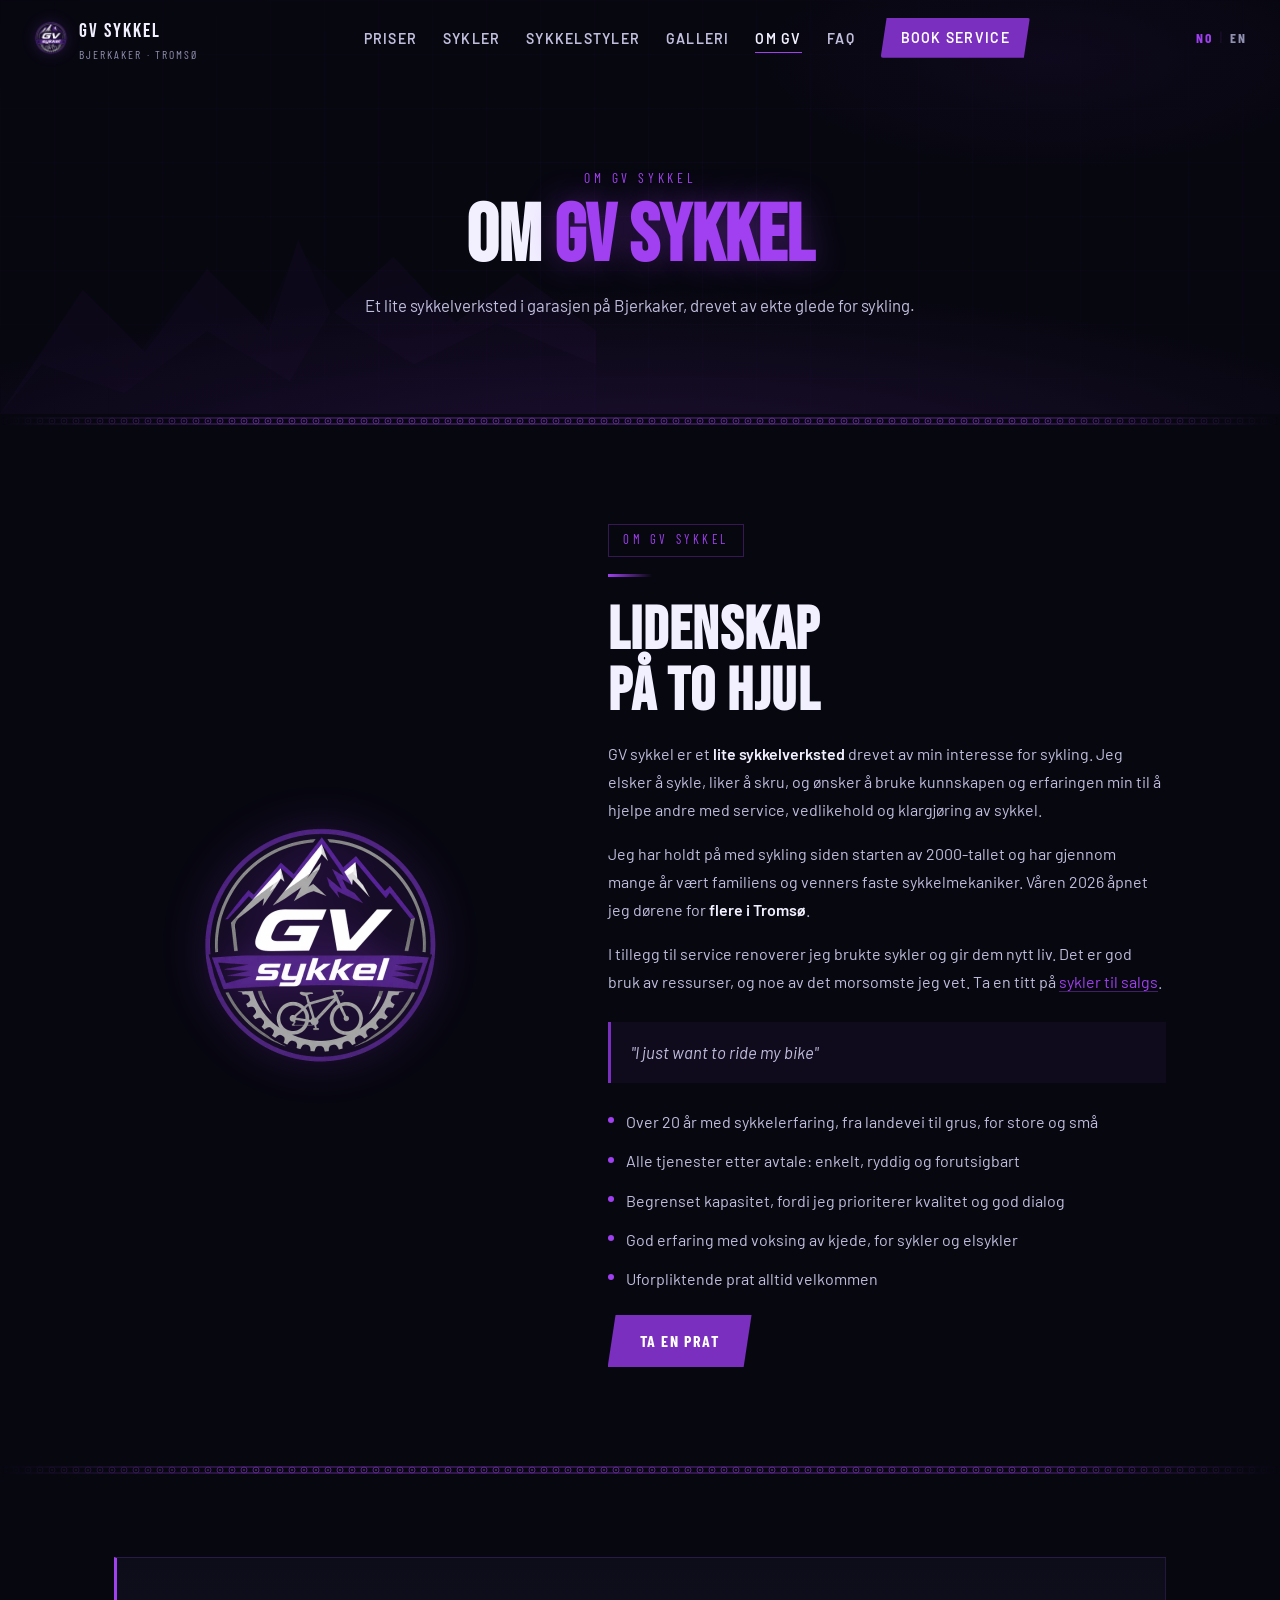
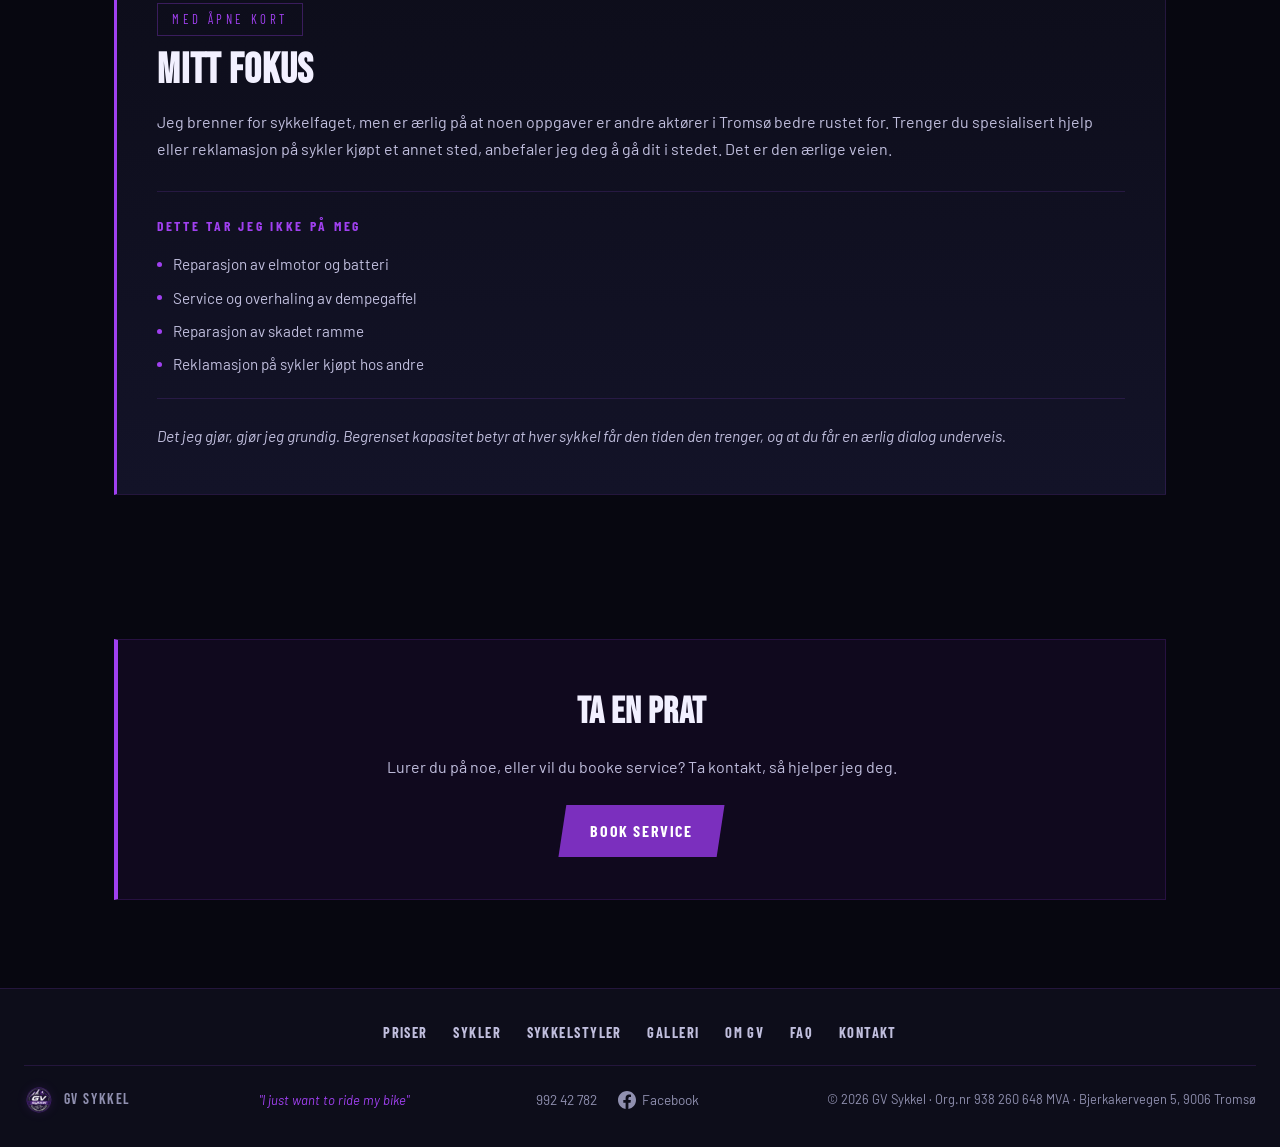
<file: om.html>
<!DOCTYPE html>
<html lang="no">
<head>
<meta charset="UTF-8">
<meta name="viewport" content="width=device-width,initial-scale=1.0">
<meta name="description" content="GV Sykkel er et lite sykkelverksted i garasjen på Bjerkaker i Tromsø, drevet av over 20 år med sykkelerfaring. Les om verkstedet og hva jeg tar på meg.">
<link rel="canonical" href="https://gvsykkel.no/om.html">
<meta property="og:type" content="website">
<meta property="og:site_name" content="GV Sykkel">
<meta property="og:locale" content="nb_NO">
<meta property="og:title" content="Om GV Sykkel">
<meta property="og:description" content="Et lite sykkelverksted på Bjerkaker i Tromsø, drevet av over 20 år med sykkelglede.">
<meta property="og:url" content="https://gvsykkel.no/om.html">
<meta property="og:image" content="https://gvsykkel.no/og-image.png">
<meta property="og:image:width" content="2400">
<meta property="og:image:height" content="1260">
<meta property="og:image:alt" content="GV Sykkel, din lokale sykkelmekaniker i Tromsø">
<meta name="twitter:card" content="summary_large_image">
<meta name="twitter:title" content="Om GV Sykkel">
<meta name="twitter:description" content="Et lite sykkelverksted på Bjerkaker i Tromsø, drevet av over 20 år med sykkelglede.">
<meta name="twitter:image" content="https://gvsykkel.no/og-image.png">
<title data-en="About GV Sykkel | Bike workshop at Bjerkaker, Tromsø">Om GV Sykkel | Sykkelverksted på Bjerkaker, Tromsø</title>
<link rel="icon" href="favicon.ico" sizes="any">
<link rel="icon" type="image/png" sizes="16x16" href="favicon-16x16.png">
<link rel="icon" type="image/png" sizes="32x32" href="favicon-32x32.png">
<link rel="icon" type="image/png" sizes="96x96" href="favicon-96x96.png">
<link rel="icon" type="image/png" sizes="192x192" href="favicon-192x192.png">
<link rel="apple-touch-icon" sizes="180x180" href="apple-touch-icon.png">
<meta name="theme-color" content="#0a0612">
<link rel="preconnect" href="https://fonts.googleapis.com">
<link rel="preconnect" href="https://fonts.gstatic.com" crossorigin>
<link href="https://fonts.googleapis.com/css2?family=Bebas+Neue&family=Barlow:ital,wght@0,400;0,600;0,700;1,400&family=Barlow+Condensed:wght@700&display=swap" rel="stylesheet">
<link rel="stylesheet" href="styles.css">
</head>
<body>
<div class="scroll-progress" id="SP" aria-hidden="true"></div>
<div class="cursor" id="C"></div>
<div class="cursor-ring" id="CR"></div>

<!-- NAV -->
<nav id="nav">
  <a class="nav-logo" href="index.html">
    <img class="logo-img" src="logo-80.webp" alt="GV Sykkel logo" width="38" height="38">
    <div>
      <div class="nav-logo-name">GV Sykkel</div>
      <span class="nav-logo-loc">Bjerkaker · Tromsø</span>
    </div>
  </a>
  <ul class="nav-links">
    <li><a href="priser.html" data-en="Prices">Priser</a></li>
    <li><a href="sykler.html" data-en="Bikes">Sykler</a></li>
    <li><a href="sykkelstyler/index.html">Sykkelstyler</a></li>
    <li><a href="galleri.html" data-en="Gallery">Galleri</a></li>
    <li><a href="om.html" aria-current="page" data-en="About GV">Om GV</a></li>
    <li><a href="faq.html">FAQ</a></li>
    <li><a href="index.html#kontakt" class="nav-cta">Book service</a></li>
  </ul>
  <div class="nav-actions">
    <div class="lang-switch" role="group" aria-label="Språk / Language">
      <button type="button" class="lang-btn" data-lang="no">NO</button>
      <span class="lang-sep" aria-hidden="true">|</span>
      <button type="button" class="lang-btn" data-lang="en">EN</button>
    </div>
    <button class="hamburger" id="HB" aria-label="Åpne meny" aria-expanded="false">
      <span></span><span></span><span></span>
    </button>
  </div>
</nav>
<nav class="nav-drawer" id="DW" aria-label="Mobilmeny">
  <a href="priser.html" data-en="Prices">Priser</a>
  <a href="sykler.html" data-en="Bikes">Sykler</a>
  <a href="sykkelstyler/index.html">Sykkelstyler</a>
  <a href="galleri.html" data-en="Gallery">Galleri</a>
  <a href="om.html" aria-current="page" data-en="About GV">Om GV</a>
  <a href="faq.html">FAQ</a>
  <a href="index.html#kontakt">Book service</a>
</nav>

<!-- PAGE HEADER -->
<header class="page-head">
  <div class="hero-bg"></div>
  <div class="hero-grid"></div>
  <svg class="hero-mountains" viewBox="0 0 1440 500" preserveAspectRatio="xMidYMax slice" aria-hidden="true" xmlns="http://www.w3.org/2000/svg">
    <polygon points="0,500 200,200 350,350 500,150 650,300 720,80 800,260 950,120 1100,280 1250,160 1440,300 1440,500" fill="rgba(123,47,190,0.5)"/>
    <polygon points="0,500 150,280 300,400 450,200 600,350 720,100 840,220 1000,180 1150,320 1300,200 1440,320 1440,500" fill="rgba(74,24,130,0.4)"/>
    <polygon points="0,500 100,380 300,450 500,300 700,420 800,250 1000,380 1200,280 1440,380 1440,500" fill="rgba(20,8,45,0.7)"/>
  </svg>
  <div class="particles" id="P" aria-hidden="true"></div>
  <div class="page-head-content">
    <p class="hero-eyebrow" data-en="About GV Sykkel">Om GV Sykkel</p>
    <h1 class="page-title" data-en="ABOUT <span class='hi'>GV SYKKEL</span>">OM <span class="hi">GV SYKKEL</span></h1>
    <p class="page-lead" data-en="A small bike workshop in a garage at Bjerkaker, driven by a genuine love of cycling.">Et lite sykkelverksted i garasjen på Bjerkaker, drevet av ekte glede for sykling.</p>
  </div>
</header>

<div class="divider"></div>

<!-- ABOUT -->
<section class="about" id="om-oss">
  <div class="container">
    <div class="about-grid">
      <div class="about-logo reveal">
        <img class="logo-img" src="logo-560.webp" alt="GV Sykkel logo" width="280" height="280" loading="lazy">
      </div>
      <div class="reveal d1">
        <div class="tag" data-en="About GV Sykkel">Om GV Sykkel</div>
        <div class="accent-line"></div>
        <h2 class="h2" data-en="PASSION<br>ON TWO WHEELS">LIDENSKAP<br>PÅ TO HJUL</h2>
        <p class="body-text" data-en="GV Sykkel is a <strong>small bike workshop</strong> driven by my passion for cycling. I love to ride, I enjoy wrenching, and I want to use my knowledge and experience to help others with service, maintenance and bike preparation.">GV sykkel er et <strong>lite sykkelverksted</strong> drevet av min interesse for sykling. Jeg elsker å sykle, liker å skru, og ønsker å bruke kunnskapen og erfaringen min til å hjelpe andre med service, vedlikehold og klargjøring av sykkel.</p>
        <p class="body-text" data-en="I have been cycling since the early 2000s and have been the regular bike mechanic for family and friends for many years. In spring 2026 I opened the doors to <strong>more people in Tromsø</strong>.">Jeg har holdt på med sykling siden starten av 2000-tallet og har gjennom mange år vært familiens og venners faste sykkelmekaniker. Våren 2026 åpnet jeg dørene for <strong>flere i Tromsø</strong>.</p>
        <p class="body-text" data-en="Besides service, I refurbish used bikes and give them a new life. It's a good use of resources, and one of the most fun things I know. Take a look at <a href='sykler.html'>bikes for sale</a>.">I tillegg til service renoverer jeg brukte sykler og gir dem nytt liv. Det er god bruk av ressurser, og noe av det morsomste jeg vet. Ta en titt på <a href="sykler.html">sykler til salgs</a>.</p>
        <div class="pullquote">"I just want to ride my bike"</div>
        <div class="check-list">
          <div class="check-item"><div class="dot"></div><span data-en="Over 20 years of cycling experience, from road to gravel, for young and old">Over 20 år med sykkelerfaring, fra landevei til grus, for store og små</span></div>
          <div class="check-item"><div class="dot"></div><span data-en="All services by appointment: simple, tidy and predictable">Alle tjenester etter avtale: enkelt, ryddig og forutsigbart</span></div>
          <div class="check-item"><div class="dot"></div><span data-en="Limited capacity, because I prioritise quality and good dialogue">Begrenset kapasitet, fordi jeg prioriterer kvalitet og god dialog</span></div>
          <div class="check-item"><div class="dot"></div><span data-en="Solid experience with chain waxing, for bikes and e-bikes">God erfaring med voksing av kjede, for sykler og elsykler</span></div>
          <div class="check-item"><div class="dot"></div><span data-en="A no-obligation chat is always welcome">Uforpliktende prat alltid velkommen</span></div>
        </div>
        <a href="index.html#kontakt" class="btn"><span data-en="Have a chat">Ta en prat</span></a>
      </div>
    </div>
  </div>
</section>


<div class="divider"></div>

<!-- KLAR TALE -->
<section class="boundaries" id="apent">
  <div class="container">
    <div class="boundaries-card reveal">
      <div class="tag" data-en="Straight talk">Med åpne kort</div>
      <h2 class="h2" data-en="MY FOCUS">MITT FOKUS</h2>
      <p class="boundaries-intro" data-en="I'm passionate about the craft, but I'm honest that some jobs are better suited to other shops in Tromsø. If you need specialised help or a warranty claim on a bike bought elsewhere, I'd recommend going there instead. That's the honest way.">Jeg brenner for sykkelfaget, men er ærlig på at noen oppgaver er andre aktører i Tromsø bedre rustet for. Trenger du spesialisert hjelp eller reklamasjon på sykler kjøpt et annet sted, anbefaler jeg deg å gå dit i stedet. Det er den ærlige veien.</p>
      <div class="boundaries-grid">
        <div class="boundaries-col">
          <h4 data-en="What I don't take on">Dette tar jeg ikke på meg</h4>
          <ul class="boundaries-list">
            <li data-en="Repair of e-motors and batteries">Reparasjon av elmotor og batteri</li>
            <li data-en="Service and overhaul of suspension forks">Service og overhaling av dempegaffel</li>
            <li data-en="Repair of damaged frames">Reparasjon av skadet ramme</li>
            <li data-en="Warranty claims on bikes bought elsewhere">Reklamasjon på sykler kjøpt hos andre</li>
          </ul>
        </div>
      </div>
      <p class="boundaries-outro" data-en="What I do, I do thoroughly. Limited capacity means each bike gets the time it needs, and that you get an honest dialogue along the way.">Det jeg gjør, gjør jeg grundig. Begrenset kapasitet betyr at hver sykkel får den tiden den trenger, og at du får en ærlig dialog underveis.</p>
    </div>
  </div>
</section>


<section class="sec" style="padding-top:0">
  <div class="container">
    <div class="gallery-cta reveal">
      <h3 data-en="Have a chat">Ta en prat</h3>
      <p data-en="Wondering about something, or want to book a service? Get in touch and I'll help you out.">Lurer du på noe, eller vil du booke service? Ta kontakt, så hjelper jeg deg.</p>
      <a href="index.html#kontakt" class="btn"><span>Book service</span></a>
    </div>
  </div>
</section>

<!-- FOOTER -->
<footer>
  <div class="foot-links">
    <a href="priser.html" data-en="Prices">Priser</a>
    <a href="sykler.html" data-en="Bikes">Sykler</a>
    <a href="sykkelstyler/index.html">Sykkelstyler</a>
    <a href="galleri.html" data-en="Gallery">Galleri</a>
    <a href="om.html" data-en="About GV">Om GV</a>
    <a href="faq.html">FAQ</a>
    <a href="index.html#kontakt" data-en="Contact">Kontakt</a>
  </div>
  <div class="foot-logo">
    <img class="logo-img" src="logo-80.webp" alt="GV Sykkel logo" width="30" height="30" loading="lazy">
    <span>GV Sykkel</span>
  </div>
  <span class="foot-tag">"I just want to ride my bike"</span>
  <div class="foot-social">
    <a href="tel:+4799242782">992 42 782</a>
    <a href="https://www.facebook.com/gvsykkel" target="_blank" rel="noopener" aria-label="GV Sykkel på Facebook">
      <svg viewBox="0 0 24 24" width="18" height="18" fill="currentColor" aria-hidden="true"><path d="M24 12.07C24 5.4 18.63 0 12 0S0 5.4 0 12.07C0 18.1 4.39 23.1 10.13 24v-8.44H7.08v-3.49h3.05V9.41c0-3.02 1.79-4.69 4.53-4.69 1.31 0 2.69.24 2.69.24v2.97h-1.52c-1.49 0-1.96.93-1.96 1.89v2.25h3.33l-.53 3.49h-2.8V24C19.61 23.1 24 18.1 24 12.07z"/></svg>
      <span>Facebook</span>
    </a>
  </div>
  <small>© 2026 GV Sykkel · Org.nr 938 260 648 MVA · Bjerkakervegen 5, 9006 Tromsø</small>
</footer>

<script src="script.js" defer></script>
</body>
</html>
</file>
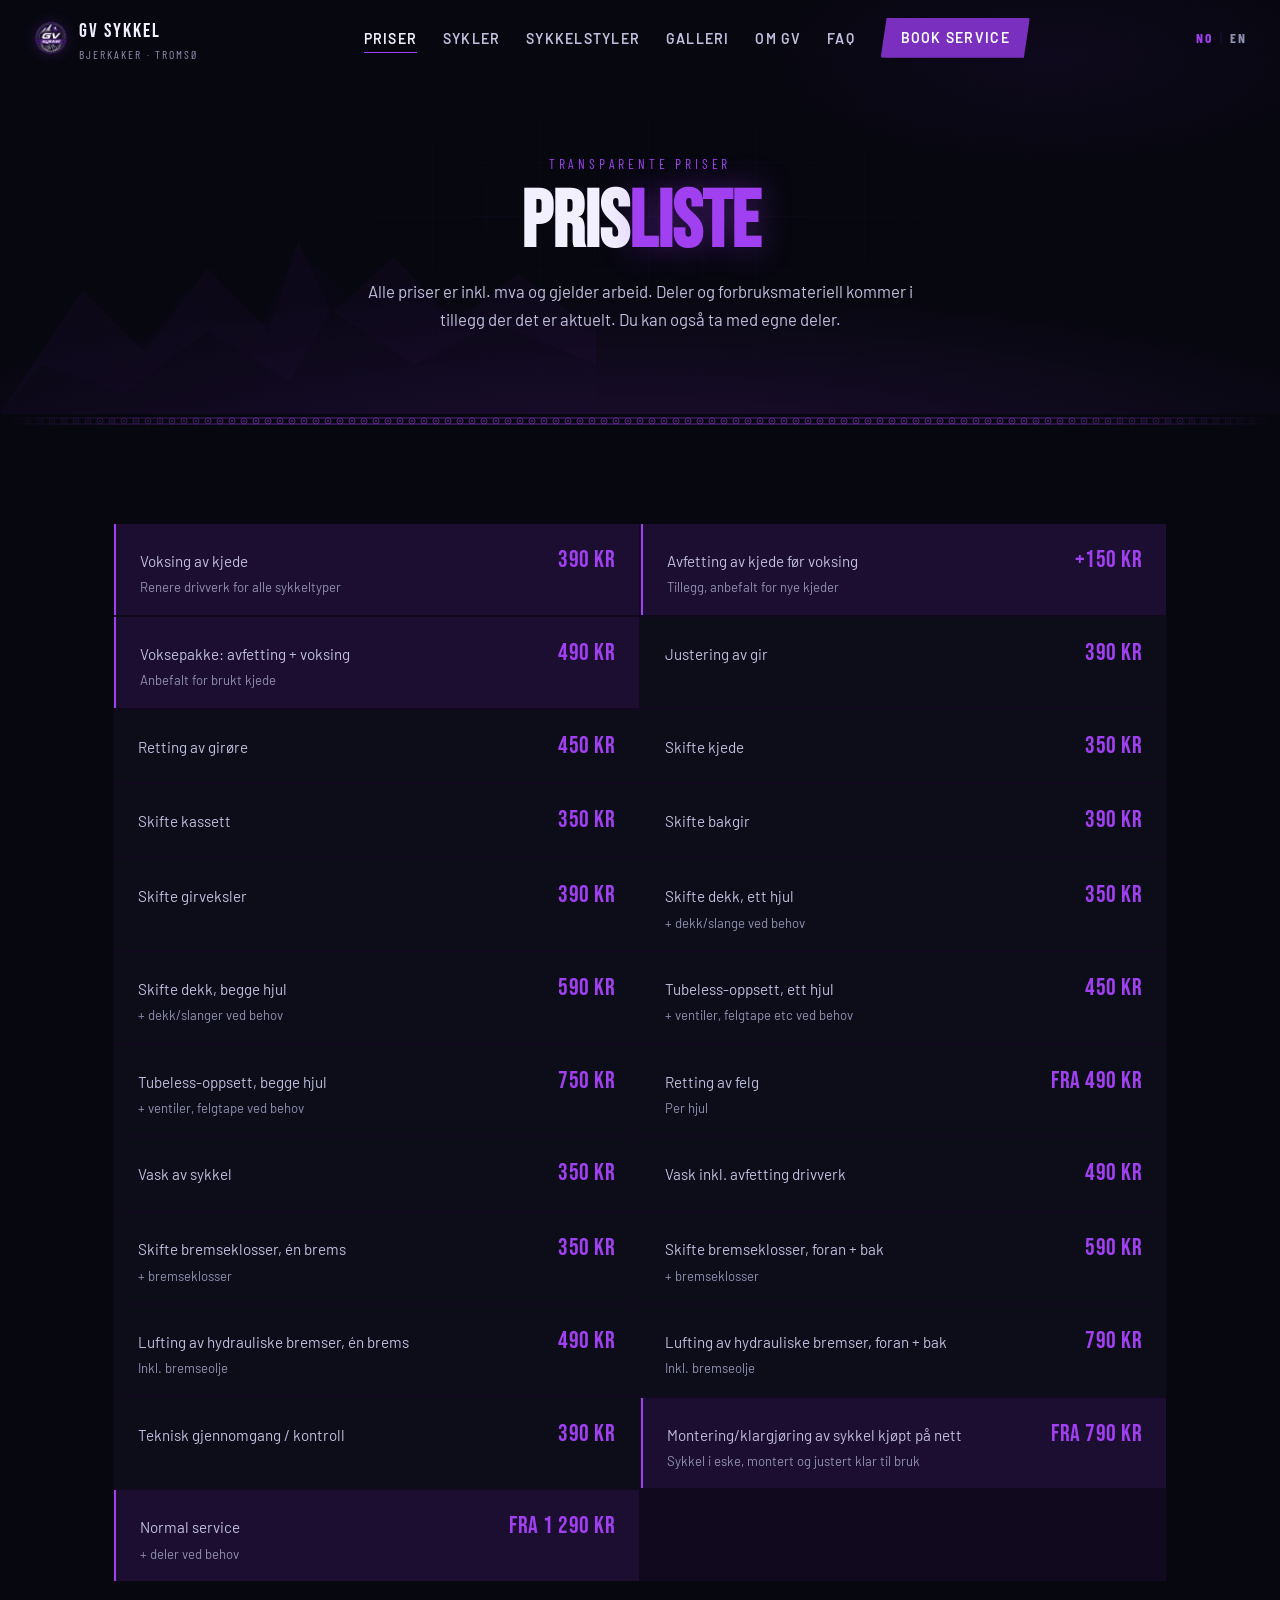
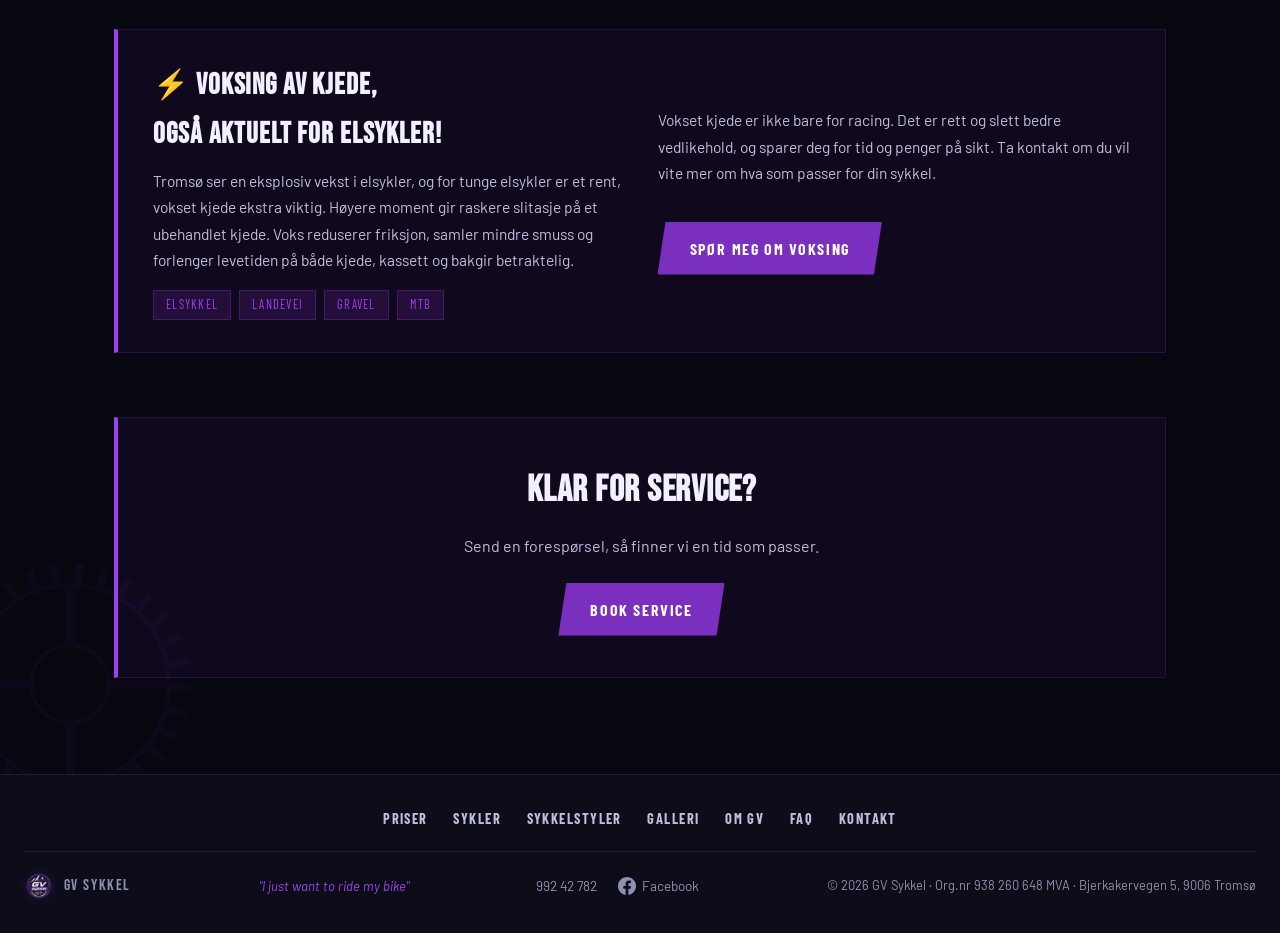
<file: priser.html>
<!DOCTYPE html>
<html lang="no">
<head>
<meta charset="UTF-8">
<meta name="viewport" content="width=device-width,initial-scale=1.0">
<meta name="description" content="Prisliste for sykkelservice hos GV Sykkel i Tromsø: voksing av kjede, gir, bremser, dekk, tubeless, vask og full service. Alle priser inkl. mva.">
<link rel="canonical" href="https://gvsykkel.no/priser.html">
<meta property="og:type" content="website">
<meta property="og:site_name" content="GV Sykkel">
<meta property="og:locale" content="nb_NO">
<meta property="og:title" content="Prisliste – GV Sykkel">
<meta property="og:description" content="Transparente priser på sykkelservice i Tromsø. Alle priser inkl. mva.">
<meta property="og:url" content="https://gvsykkel.no/priser.html">
<meta property="og:image" content="https://gvsykkel.no/og-image.png">
<meta property="og:image:width" content="2400">
<meta property="og:image:height" content="1260">
<meta property="og:image:alt" content="GV Sykkel, din lokale sykkelmekaniker i Tromsø">
<meta name="twitter:card" content="summary_large_image">
<meta name="twitter:title" content="Prisliste – GV Sykkel">
<meta name="twitter:description" content="Transparente priser på sykkelservice i Tromsø. Alle priser inkl. mva.">
<meta name="twitter:image" content="https://gvsykkel.no/og-image.png">
<title data-en="Price list – GV Sykkel | Bike Service in Tromsø">Prisliste – GV Sykkel | Sykkelservice i Tromsø</title>
<link rel="icon" href="favicon.ico" sizes="any">
<link rel="icon" type="image/png" sizes="16x16" href="favicon-16x16.png">
<link rel="icon" type="image/png" sizes="32x32" href="favicon-32x32.png">
<link rel="icon" type="image/png" sizes="96x96" href="favicon-96x96.png">
<link rel="icon" type="image/png" sizes="192x192" href="favicon-192x192.png">
<link rel="apple-touch-icon" sizes="180x180" href="apple-touch-icon.png">
<meta name="theme-color" content="#0a0612">
<link rel="preconnect" href="https://fonts.googleapis.com">
<link rel="preconnect" href="https://fonts.gstatic.com" crossorigin>
<link href="https://fonts.googleapis.com/css2?family=Bebas+Neue&family=Barlow:ital,wght@0,400;0,600;0,700;1,400&family=Barlow+Condensed:wght@700&display=swap" rel="stylesheet">
<link rel="stylesheet" href="styles.css">
</head>
<body>
<div class="scroll-progress" id="SP" aria-hidden="true"></div>
<div class="cursor" id="C"></div>
<div class="cursor-ring" id="CR"></div>

<!-- NAV -->
<nav id="nav">
  <a class="nav-logo" href="index.html">
    <img class="logo-img" src="logo-80.webp" alt="GV Sykkel logo" width="38" height="38">
    <div>
      <div class="nav-logo-name">GV Sykkel</div>
      <span class="nav-logo-loc">Bjerkaker · Tromsø</span>
    </div>
  </a>
  <ul class="nav-links">
    <li><a href="priser.html" aria-current="page" data-en="Prices">Priser</a></li>
    <li><a href="sykler.html" data-en="Bikes">Sykler</a></li>
    <li><a href="sykkelstyler/index.html">Sykkelstyler</a></li>
    <li><a href="galleri.html" data-en="Gallery">Galleri</a></li>
    <li><a href="om.html" data-en="About GV">Om GV</a></li>
    <li><a href="faq.html">FAQ</a></li>
    <li><a href="index.html#kontakt" class="nav-cta">Book service</a></li>
  </ul>
  <div class="nav-actions">
    <div class="lang-switch" role="group" aria-label="Språk / Language">
      <button type="button" class="lang-btn" data-lang="no">NO</button>
      <span class="lang-sep" aria-hidden="true">|</span>
      <button type="button" class="lang-btn" data-lang="en">EN</button>
    </div>
    <button class="hamburger" id="HB" aria-label="Åpne meny" aria-expanded="false">
      <span></span><span></span><span></span>
    </button>
  </div>
</nav>
<nav class="nav-drawer" id="DW" aria-label="Mobilmeny">
  <a href="priser.html" aria-current="page" data-en="Prices">Priser</a>
  <a href="sykler.html" data-en="Bikes">Sykler</a>
  <a href="sykkelstyler/index.html">Sykkelstyler</a>
  <a href="galleri.html" data-en="Gallery">Galleri</a>
  <a href="om.html" data-en="About GV">Om GV</a>
  <a href="faq.html">FAQ</a>
  <a href="index.html#kontakt">Book service</a>
</nav>

<!-- PAGE HEADER -->
<header class="page-head">
  <div class="hero-bg"></div>
  <div class="hero-grid"></div>
  <svg class="hero-mountains" viewBox="0 0 1440 500" preserveAspectRatio="xMidYMax slice" aria-hidden="true" xmlns="http://www.w3.org/2000/svg">
    <polygon points="0,500 200,200 350,350 500,150 650,300 720,80 800,260 950,120 1100,280 1250,160 1440,300 1440,500" fill="rgba(123,47,190,0.5)"/>
    <polygon points="0,500 150,280 300,400 450,200 600,350 720,100 840,220 1000,180 1150,320 1300,200 1440,320 1440,500" fill="rgba(74,24,130,0.4)"/>
    <polygon points="0,500 100,380 300,450 500,300 700,420 800,250 1000,380 1200,280 1440,380 1440,500" fill="rgba(20,8,45,0.7)"/>
  </svg>
  <div class="particles" id="P" aria-hidden="true"></div>
  <div class="page-head-content">
    <p class="hero-eyebrow" data-en="Transparent prices">Transparente priser</p>
    <h1 class="page-title" data-en="PRICE <span class='hi'>LIST</span>">PRIS<span class="hi">LISTE</span></h1>
    <p class="page-lead" data-en="All prices include VAT and are for labour. Parts and consumables come in addition where applicable. You're welcome to bring your own parts too.">Alle priser er inkl. mva og gjelder arbeid. Deler og forbruksmateriell kommer i tillegg der det er aktuelt. Du kan også ta med egne deler.</p>
  </div>
</header>

<div class="divider"></div>

<!-- PRICES -->
<section class="prices" id="prisliste">
  <svg class="deco-cog deco-cog-bl" viewBox="0 0 200 200" fill="none" stroke="currentColor" aria-hidden="true">
    <circle cx="100" cy="100" r="74" stroke-width="13" stroke-dasharray="5 11"/>
    <circle cx="100" cy="100" r="66" stroke-width="3"/>
    <circle cx="100" cy="100" r="26" stroke-width="3"/>
    <g stroke-width="6"><path d="M100 74V34 M100 126v40 M74 100H34 M126 100h40"/></g>
  </svg>
  <div class="container">
    <div class="grid-prices reveal" style="margin-top:0">
      <div class="p-row p-featured">
        <div class="p-name" data-en="Chain waxing<small>Cleaner drivetrain for all bike types</small>">Voksing av kjede<small>Renere drivverk for alle sykkeltyper</small></div>
        <div class="p-price">390 kr</div>
      </div>
      <div class="p-row p-featured">
        <div class="p-name" data-en="Degreasing before waxing<small>Add-on, recommended for new chains</small>">Avfetting av kjede før voksing<small>Tillegg, anbefalt for nye kjeder</small></div>
        <div class="p-price">+150 kr</div>
      </div>
      <div class="p-row p-featured">
        <div class="p-name" data-en="Wax package: degreasing + waxing<small>Recommended for a used chain</small>">Voksepakke: avfetting + voksing<small>Anbefalt for brukt kjede</small></div>
        <div class="p-price">490 kr</div>
      </div>
      <div class="p-row"><div class="p-name" data-en="Gear adjustment">Justering av gir</div><div class="p-price">390 kr</div></div>
      <div class="p-row"><div class="p-name" data-en="Derailleur hanger alignment">Retting av girøre</div><div class="p-price">450 kr</div></div>
      <div class="p-row"><div class="p-name" data-en="Chain replacement">Skifte kjede</div><div class="p-price">350 kr</div></div>
      <div class="p-row"><div class="p-name" data-en="Cassette replacement">Skifte kassett</div><div class="p-price">350 kr</div></div>
      <div class="p-row"><div class="p-name" data-en="Rear derailleur replacement">Skifte bakgir</div><div class="p-price">390 kr</div></div>
      <div class="p-row"><div class="p-name" data-en="Shifter replacement">Skifte girveksler</div><div class="p-price">390 kr</div></div>
      <div class="p-row">
        <div class="p-name" data-en="Tyre change, one wheel<small>+ tyre/tube if needed</small>">Skifte dekk, ett hjul<small>+ dekk/slange ved behov</small></div>
        <div class="p-price">350 kr</div>
      </div>
      <div class="p-row">
        <div class="p-name" data-en="Tyre change, both wheels<small>+ tyres/tubes if needed</small>">Skifte dekk, begge hjul<small>+ dekk/slanger ved behov</small></div>
        <div class="p-price">590 kr</div>
      </div>
      <div class="p-row">
        <div class="p-name" data-en="Tubeless setup, one wheel<small>+ valves, rim tape etc. if needed</small>">Tubeless-oppsett, ett hjul<small>+ ventiler, felgtape etc ved behov</small></div>
        <div class="p-price">450 kr</div>
      </div>
      <div class="p-row">
        <div class="p-name" data-en="Tubeless setup, both wheels<small>+ valves, rim tape if needed</small>">Tubeless-oppsett, begge hjul<small>+ ventiler, felgtape ved behov</small></div>
        <div class="p-price">750 kr</div>
      </div>
      <div class="p-row">
        <div class="p-name" data-en="Wheel truing<small>Per wheel</small>">Retting av felg<small>Per hjul</small></div>
        <div class="p-price" data-en="from 490 kr">fra 490 kr</div>
      </div>
      <div class="p-row"><div class="p-name" data-en="Bike wash">Vask av sykkel</div><div class="p-price">350 kr</div></div>
      <div class="p-row"><div class="p-name" data-en="Wash incl. drivetrain degreasing">Vask inkl. avfetting drivverk</div><div class="p-price">490 kr</div></div>
      <div class="p-row">
        <div class="p-name" data-en="Brake pad change, one brake<small>+ brake pads</small>">Skifte bremseklosser, én brems<small>+ bremseklosser</small></div>
        <div class="p-price">350 kr</div>
      </div>
      <div class="p-row">
        <div class="p-name" data-en="Brake pad change, front + rear<small>+ brake pads</small>">Skifte bremseklosser, foran + bak<small>+ bremseklosser</small></div>
        <div class="p-price">590 kr</div>
      </div>
      <div class="p-row">
        <div class="p-name" data-en="Hydraulic brake bleed, one brake<small>Incl. brake fluid</small>">Lufting av hydrauliske bremser, én brems<small>Inkl. bremseolje</small></div>
        <div class="p-price">490 kr</div>
      </div>
      <div class="p-row">
        <div class="p-name" data-en="Hydraulic brake bleed, front + rear<small>Incl. brake fluid</small>">Lufting av hydrauliske bremser, foran + bak<small>Inkl. bremseolje</small></div>
        <div class="p-price">790 kr</div>
      </div>
      <div class="p-row"><div class="p-name" data-en="Technical check / inspection">Teknisk gjennomgang / kontroll</div><div class="p-price">390 kr</div></div>
      <div class="p-row p-featured">
        <div class="p-name" data-en="Assembly of bike bought online<small>Boxed bike, assembled and adjusted ready to ride</small>">Montering/klargjøring av sykkel kjøpt på nett<small>Sykkel i eske, montert og justert klar til bruk</small></div>
        <div class="p-price" data-en="from 790 kr">fra 790 kr</div>
      </div>
      <div class="p-row p-featured">
        <div class="p-name" data-en="Normal service<small>+ parts if needed</small>">Normal service<small>+ deler ved behov</small></div>
        <div class="p-price" data-en="from 1290 kr">fra 1&nbsp;290 kr</div>
      </div>
    </div>

    <!-- WAX SPOTLIGHT -->
    <div class="wax-spot reveal">
      <div>
        <h3 data-en="⚡ Chain waxing,<br>great for e-bikes too!">⚡ Voksing av kjede,<br>også aktuelt for elsykler!</h3>
        <p data-en="Tromsø is seeing explosive growth in e-bikes, and for heavy e-bikes a clean, waxed chain matters even more. Higher torque wears an untreated chain faster. Wax reduces friction, collects less dirt and significantly extends the life of the chain, cassette and rear derailleur.">Tromsø ser en eksplosiv vekst i elsykler, og for tunge elsykler er et rent, vokset kjede ekstra viktig. Høyere moment gir raskere slitasje på et ubehandlet kjede. Voks reduserer friksjon, samler mindre smuss og forlenger levetiden på både kjede, kassett og bakgir betraktelig.</p>
        <div class="wax-tags">
          <span class="wax-tag" data-en="E-bike">Elsykkel</span>
          <span class="wax-tag" data-en="Road">Landevei</span>
          <span class="wax-tag">Gravel</span>
          <span class="wax-tag">MTB</span>
        </div>
      </div>
      <div>
        <p data-en="A waxed chain isn't just for racing. It's simply better maintenance, and saves you time and money in the long run. Get in touch if you want to know more about what suits your bike.">Vokset kjede er ikke bare for racing. Det er rett og slett bedre vedlikehold, og sparer deg for tid og penger på sikt. Ta kontakt om du vil vite mer om hva som passer for din sykkel.</p>
        <br>
        <a href="index.html?tema=service#kontakt" class="btn"><span data-en="Ask me about waxing">Spør meg om voksing</span></a>
      </div>
    </div>

    <div class="gallery-cta reveal">
      <h3 data-en="Ready for a service?">Klar for service?</h3>
      <p data-en="Send a request and we'll find a time that suits you.">Send en forespørsel, så finner vi en tid som passer.</p>
      <a href="index.html#kontakt" class="btn"><span>Book service</span></a>
    </div>
  </div>
</section>

<!-- FOOTER -->
<footer>
  <div class="foot-links">
    <a href="priser.html" data-en="Prices">Priser</a>
    <a href="sykler.html" data-en="Bikes">Sykler</a>
    <a href="sykkelstyler/index.html">Sykkelstyler</a>
    <a href="galleri.html" data-en="Gallery">Galleri</a>
    <a href="om.html" data-en="About GV">Om GV</a>
    <a href="faq.html">FAQ</a>
    <a href="index.html#kontakt" data-en="Contact">Kontakt</a>
  </div>
  <div class="foot-logo">
    <img class="logo-img" src="logo-80.webp" alt="GV Sykkel logo" width="30" height="30" loading="lazy">
    <span>GV Sykkel</span>
  </div>
  <span class="foot-tag">"I just want to ride my bike"</span>
  <div class="foot-social">
    <a href="tel:+4799242782">992 42 782</a>
    <a href="https://www.facebook.com/gvsykkel" target="_blank" rel="noopener" aria-label="GV Sykkel på Facebook">
      <svg viewBox="0 0 24 24" width="18" height="18" fill="currentColor" aria-hidden="true"><path d="M24 12.07C24 5.4 18.63 0 12 0S0 5.4 0 12.07C0 18.1 4.39 23.1 10.13 24v-8.44H7.08v-3.49h3.05V9.41c0-3.02 1.79-4.69 4.53-4.69 1.31 0 2.69.24 2.69.24v2.97h-1.52c-1.49 0-1.96.93-1.96 1.89v2.25h3.33l-.53 3.49h-2.8V24C19.61 23.1 24 18.1 24 12.07z"/></svg>
      <span>Facebook</span>
    </a>
  </div>
  <small>© 2026 GV Sykkel · Org.nr 938 260 648 MVA · Bjerkakervegen 5, 9006 Tromsø</small>
</footer>

<script src="script.js" defer></script>
</body>
</html>
</file>
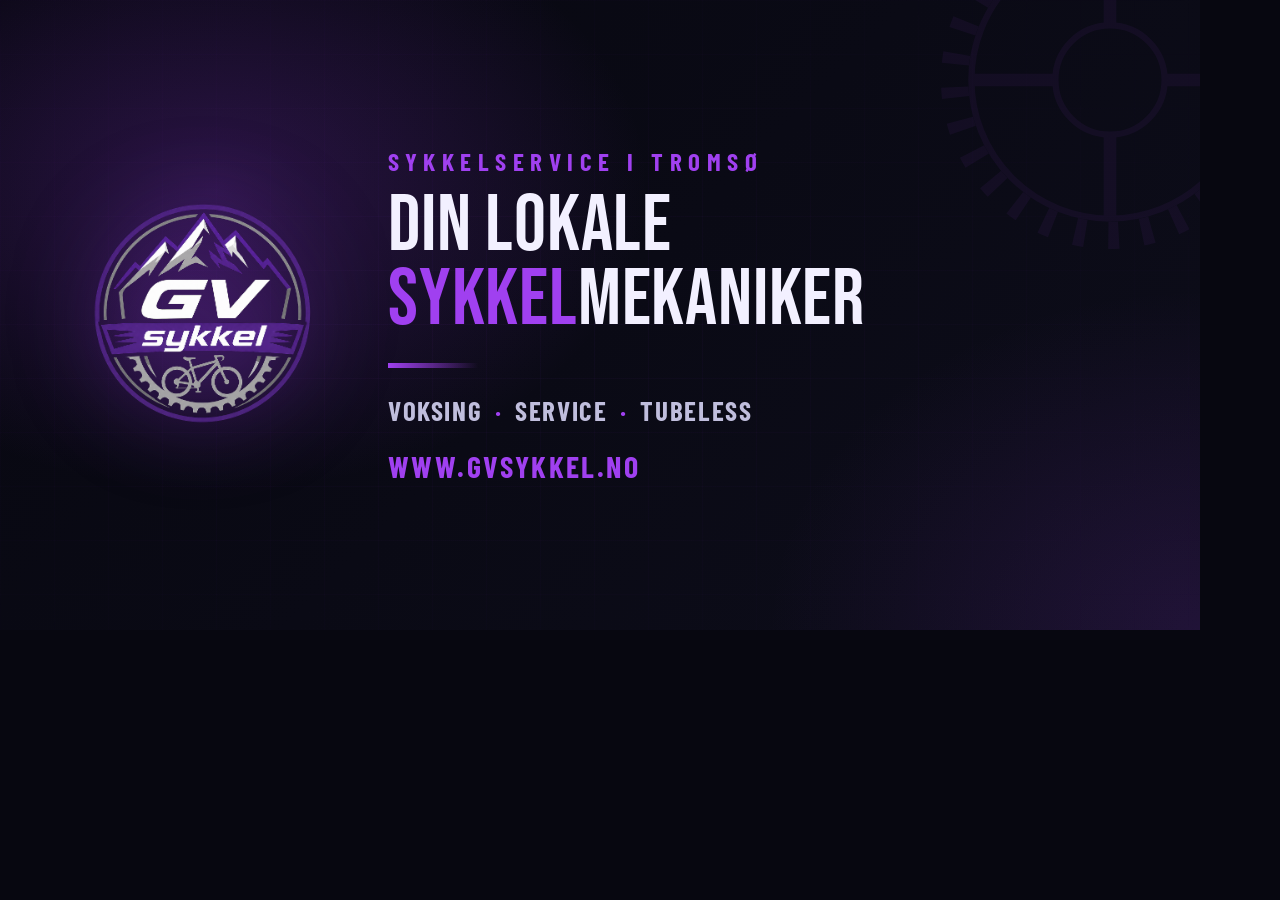
<file: markedsforing/og-bilde.html>
<!DOCTYPE html>
<html lang="no">
<head>
<meta charset="UTF-8">
<meta name="viewport" content="width=device-width,initial-scale=1.0">
<title>GV Sykkel – delingsbilde (generator)</title>
<link rel="preconnect" href="https://fonts.googleapis.com">
<link rel="preconnect" href="https://fonts.gstatic.com" crossorigin>
<link href="https://fonts.googleapis.com/css2?family=Bebas+Neue&family=Barlow:wght@400;600;700&family=Barlow+Condensed:wght@600;700&display=swap" rel="stylesheet">
<style>
  :root{
    --purple:#7B2FBE;--purple-hi:#A040F0;--bg:#070710;--bg2:#0D0D1A;
    --white:#F2F0FF;--text:#C0BEDD;--muted:#9090B0;--border:rgba(130,60,200,.22);
  }
  *{margin:0;padding:0;box-sizing:border-box}
  html,body{width:1200px;height:630px}
  body{font-family:'Barlow',sans-serif;background:var(--bg);color:var(--white);-webkit-font-smoothing:antialiased}
  .card{
    position:relative;width:1200px;height:630px;overflow:hidden;
    display:flex;align-items:center;gap:54px;padding:0 72px;
    background:
      radial-gradient(ellipse 60% 80% at 18% 30%,rgba(123,47,190,.30) 0%,transparent 60%),
      radial-gradient(ellipse 60% 90% at 100% 100%,rgba(123,47,190,.18) 0%,transparent 60%),
      linear-gradient(135deg,var(--bg) 0%,var(--bg2) 100%);
  }
  .grid{
    position:absolute;inset:0;
    background-image:
      linear-gradient(rgba(123,47,190,.05) 1px,transparent 1px),
      linear-gradient(90deg,rgba(123,47,190,.05) 1px,transparent 1px);
    background-size:54px 54px;
    -webkit-mask-image:radial-gradient(ellipse 80% 80% at 40% 50%,#000 0%,transparent 100%);
    mask-image:radial-gradient(ellipse 80% 80% at 40% 50%,#000 0%,transparent 100%);
  }
  .cog{position:absolute;right:-120px;top:-130px;width:420px;height:420px;color:var(--purple-hi);opacity:.06}
  .logo{position:relative;z-index:2;flex-shrink:0}
  .logo img{width:262px;height:262px;filter:drop-shadow(0 0 40px rgba(123,47,190,.6))}
  .txt{position:relative;z-index:2}
  .eyebrow{
    font-family:'Barlow Condensed',sans-serif;font-weight:700;
    font-size:25px;letter-spacing:.26em;text-transform:uppercase;color:var(--purple-hi);
    margin-bottom:14px;
  }
  .title{
    font-family:'Bebas Neue',sans-serif;font-size:80px;line-height:.92;
    color:var(--white);letter-spacing:.01em;white-space:nowrap;
  }
  .title .hi{color:var(--purple-hi)}
  .accent{width:90px;height:5px;margin:26px 0;background:linear-gradient(to right,var(--purple-hi),transparent)}
  .tags{
    font-family:'Barlow Condensed',sans-serif;font-weight:700;
    font-size:27px;letter-spacing:.06em;text-transform:uppercase;color:var(--text);
    margin-bottom:22px;
  }
  .tags .sep{color:var(--purple-hi);margin:0 6px}
  .url{
    font-family:'Barlow Condensed',sans-serif;font-weight:700;
    font-size:30px;letter-spacing:.08em;text-transform:uppercase;color:var(--purple-hi);
  }
</style>
</head>
<body>
<div class="card">
  <div class="grid"></div>
  <svg class="cog" viewBox="0 0 200 200" fill="none" stroke="currentColor" aria-hidden="true">
    <circle cx="100" cy="100" r="74" stroke-width="13" stroke-dasharray="5 11"/>
    <circle cx="100" cy="100" r="66" stroke-width="3"/>
    <circle cx="100" cy="100" r="26" stroke-width="3"/>
    <g stroke-width="6"><path d="M100 74V34 M100 126v40 M74 100H34 M126 100h40"/></g>
  </svg>
  <div class="logo"><img src="../logo.png" alt="GV Sykkel"></div>
  <div class="txt">
    <div class="eyebrow">Sykkelservice i Tromsø</div>
    <div class="title">DIN LOKALE<br><span class="hi">SYKKEL</span>MEKANIKER</div>
    <div class="accent"></div>
    <div class="tags">Voksing <span class="sep">·</span> Service <span class="sep">·</span> Tubeless</div>
    <div class="url">www.gvsykkel.no</div>
  </div>
</div>
</body>
</html>
</file>
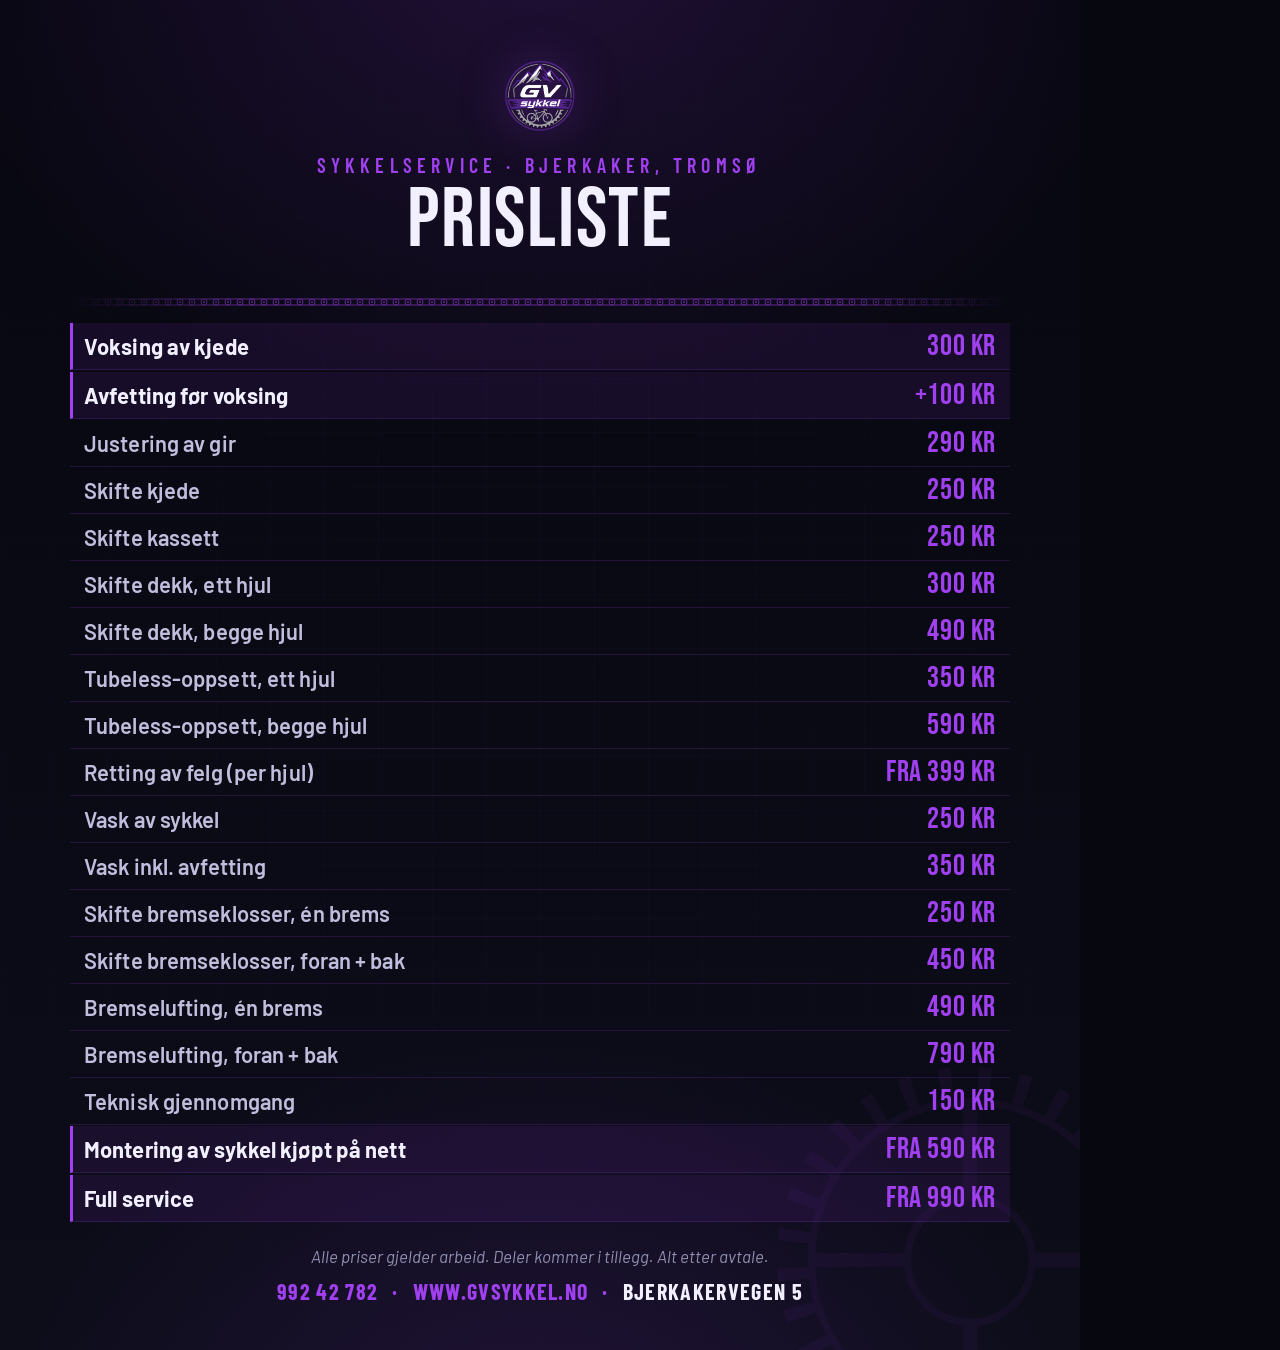
<file: markedsforing/prisliste-kort.html>
<!DOCTYPE html>
<html lang="no">
<head>
<meta charset="UTF-8">
<meta name="viewport" content="width=device-width,initial-scale=1.0">
<title>GV Sykkel – prisliste (generator)</title>
<link rel="preconnect" href="https://fonts.googleapis.com">
<link rel="preconnect" href="https://fonts.gstatic.com" crossorigin>
<link href="https://fonts.googleapis.com/css2?family=Bebas+Neue&family=Barlow:wght@400;600;700&family=Barlow+Condensed:wght@600;700&display=swap" rel="stylesheet">
<style>
  :root{
    --purple:#7B2FBE;--purple-hi:#A040F0;--bg:#070710;--bg2:#0D0D1A;
    --white:#F2F0FF;--text:#C0BEDD;--muted:#9090B0;--border:rgba(130,60,200,.22);
  }
  *{margin:0;padding:0;box-sizing:border-box}
  html,body{width:1080px;height:1350px}
  body{
    font-family:'Barlow',sans-serif;background:var(--bg);color:var(--white);
    -webkit-font-smoothing:antialiased;
  }
  .card{
    position:relative;width:1080px;height:1350px;overflow:hidden;
    padding:54px 70px 46px;
    background:
      radial-gradient(ellipse 90% 55% at 50% -5%,rgba(123,47,190,.22) 0%,transparent 65%),
      radial-gradient(ellipse 70% 45% at 50% 108%,rgba(123,47,190,.18) 0%,transparent 70%),
      linear-gradient(180deg,var(--bg) 0%,var(--bg2) 100%);
  }
  /* faint grid */
  .grid{
    position:absolute;inset:0;
    background-image:
      linear-gradient(rgba(123,47,190,.05) 1px,transparent 1px),
      linear-gradient(90deg,rgba(123,47,190,.05) 1px,transparent 1px);
    background-size:54px 54px;
    -webkit-mask-image:radial-gradient(ellipse 80% 75% at 50% 45%,#000 0%,transparent 100%);
    mask-image:radial-gradient(ellipse 80% 75% at 50% 45%,#000 0%,transparent 100%);
  }
  .cog{
    position:absolute;right:-130px;bottom:-150px;width:480px;height:480px;
    color:var(--purple-hi);opacity:.05;
  }
  .inner{position:relative;z-index:2;display:flex;flex-direction:column;height:100%}

  /* Header */
  .head{text-align:center;margin-bottom:20px}
  .head img{width:84px;height:84px;filter:drop-shadow(0 0 22px rgba(123,47,190,.55));margin-bottom:12px}
  .eyebrow{
    font-family:'Barlow Condensed',sans-serif;font-weight:600;
    font-size:20px;letter-spacing:.26em;text-transform:uppercase;color:var(--purple-hi);
    margin-bottom:6px;
  }
  .title{
    font-family:'Bebas Neue',sans-serif;font-size:84px;line-height:.9;
    color:var(--white);letter-spacing:.02em;
  }
  /* chain divider */
  .chain{
    height:14px;margin:16px 0 6px;
    background:url("data:image/svg+xml,%3Csvg xmlns='http://www.w3.org/2000/svg' width='12' height='14' viewBox='0 0 12 14'%3E%3Cg fill='none' stroke='%23A040F0' stroke-width='1' opacity='.55'%3E%3Cline x1='0' y1='4' x2='12' y2='4'/%3E%3Cline x1='0' y1='10' x2='12' y2='10'/%3E%3Ccircle cx='6' cy='7' r='3'/%3E%3Ccircle cx='6' cy='7' r='1' fill='%23A040F0' stroke='none'/%3E%3C/g%3E%3C/svg%3E") repeat-x center;
    -webkit-mask-image:linear-gradient(to right,transparent,#000 18%,#000 82%,transparent);
    mask-image:linear-gradient(to right,transparent,#000 18%,#000 82%,transparent);
  }

  /* Price list */
  .list{flex:1;display:flex;flex-direction:column;justify-content:center}
  .row{
    display:flex;justify-content:space-between;align-items:center;gap:18px;
    padding:5px 14px;border-bottom:1px solid var(--border);
  }
  .row:last-child{border-bottom:none}
  .row .n{font-size:22px;color:var(--text);font-weight:600;letter-spacing:.005em}
  .row .p{
    font-family:'Bebas Neue',sans-serif;font-size:30px;color:var(--purple-hi);
    letter-spacing:.02em;white-space:nowrap;
  }
  .row.feat{background:rgba(123,47,190,.12);border-bottom:1px solid var(--border);
    border-left:3px solid var(--purple-hi);padding-left:11px;margin:1px 0}
  .row.feat .n{color:var(--white);font-weight:700}

  /* Footer */
  .foot{margin-top:16px;text-align:center}
  .note{font-family:'Barlow',sans-serif;font-style:italic;font-size:17px;color:var(--muted);margin-bottom:12px}
  .contact{
    display:flex;justify-content:center;align-items:center;gap:14px;flex-wrap:wrap;
    font-family:'Barlow Condensed',sans-serif;font-weight:700;
    font-size:22px;letter-spacing:.06em;text-transform:uppercase;color:var(--white);
  }
  .contact .sep{color:var(--purple-hi)}
  .contact .hl{color:var(--purple-hi)}
</style>
</head>
<body>
<div class="card">
  <div class="grid"></div>
  <svg class="cog" viewBox="0 0 200 200" fill="none" stroke="currentColor" aria-hidden="true">
    <circle cx="100" cy="100" r="74" stroke-width="13" stroke-dasharray="5 11"/>
    <circle cx="100" cy="100" r="66" stroke-width="3"/>
    <circle cx="100" cy="100" r="26" stroke-width="3"/>
    <g stroke-width="6"><path d="M100 74V34 M100 126v40 M74 100H34 M126 100h40"/></g>
  </svg>
  <div class="inner">
    <div class="head">
      <img src="../logo.png" alt="GV Sykkel">
      <div class="eyebrow">Sykkelservice · Bjerkaker, Tromsø</div>
      <div class="title">PRISLISTE</div>
    </div>
    <div class="chain"></div>

    <div class="list">
      <div class="row feat"><span class="n">Voksing av kjede</span><span class="p">300 kr</span></div>
      <div class="row feat"><span class="n">Avfetting før voksing</span><span class="p">+100 kr</span></div>
      <div class="row"><span class="n">Justering av gir</span><span class="p">290 kr</span></div>
      <div class="row"><span class="n">Skifte kjede</span><span class="p">250 kr</span></div>
      <div class="row"><span class="n">Skifte kassett</span><span class="p">250 kr</span></div>
      <div class="row"><span class="n">Skifte dekk, ett hjul</span><span class="p">300 kr</span></div>
      <div class="row"><span class="n">Skifte dekk, begge hjul</span><span class="p">490 kr</span></div>
      <div class="row"><span class="n">Tubeless-oppsett, ett hjul</span><span class="p">350 kr</span></div>
      <div class="row"><span class="n">Tubeless-oppsett, begge hjul</span><span class="p">590 kr</span></div>
      <div class="row"><span class="n">Retting av felg (per hjul)</span><span class="p">fra 399 kr</span></div>
      <div class="row"><span class="n">Vask av sykkel</span><span class="p">250 kr</span></div>
      <div class="row"><span class="n">Vask inkl. avfetting</span><span class="p">350 kr</span></div>
      <div class="row"><span class="n">Skifte bremseklosser, én brems</span><span class="p">250 kr</span></div>
      <div class="row"><span class="n">Skifte bremseklosser, foran + bak</span><span class="p">450 kr</span></div>
      <div class="row"><span class="n">Bremselufting, én brems</span><span class="p">490 kr</span></div>
      <div class="row"><span class="n">Bremselufting, foran + bak</span><span class="p">790 kr</span></div>
      <div class="row"><span class="n">Teknisk gjennomgang</span><span class="p">150 kr</span></div>
      <div class="row feat"><span class="n">Montering av sykkel kjøpt på nett</span><span class="p">fra 590 kr</span></div>
      <div class="row feat"><span class="n">Full service</span><span class="p">fra 990 kr</span></div>
    </div>

    <div class="foot">
      <div class="note">Alle priser gjelder arbeid. Deler kommer i tillegg. Alt etter avtale.</div>
      <div class="contact">
        <span class="hl">992 42 782</span>
        <span class="sep">·</span>
        <span class="hl">www.gvsykkel.no</span>
        <span class="sep">·</span>
        <span>Bjerkakervegen 5</span>
      </div>
    </div>
  </div>
</div>
</body>
</html>
</file>
<file: styles.css>
/* =========================================
   GV SYKKEL v5 — Clean, optimised CSS
   ========================================= */
:root {
  --purple:        #7B2FBE;
  --purple-hi:     #A040F0;
  --bg:            #070710;
  --bg2:           #0D0D1A;
  --bg3:           #131328;
  --white:         #F2F0FF;
  --text:          #C0BEDD;   /* body — ~5:1 on bg  */
  --muted:         #9090B0;   /* secondary — ~3.5:1 */
  --border:        rgba(130,60,200,.2);
}

/* ── Reset ── */
*,*::before,*::after{margin:0;padding:0;box-sizing:border-box}
html{scroll-behavior:smooth;scroll-padding-top:72px}
body{
  background:var(--bg);color:var(--white);
  font-family:'Barlow',sans-serif;font-weight:400;
  font-size:1rem;line-height:1.7;overflow-x:hidden;
  -webkit-font-smoothing:antialiased;
}

/* ── Custom cursor — only real pointer devices ── */
@media(hover:hover)and(pointer:fine){
  body{cursor:none}
  .cursor{
    position:fixed;width:10px;height:10px;background:var(--purple-hi);
    border-radius:50%;pointer-events:none;z-index:9999;
    transform:translate(-50%,-50%);transition:width .18s,height .18s;
    mix-blend-mode:screen;
  }
  .cursor-ring{
    position:fixed;width:34px;height:34px;pointer-events:none;z-index:9998;
    transform:translate(-50%,-50%);transition:width .24s,height .24s;
  }
  .cursor-ring::before{
    content:'';position:absolute;inset:0;
    background:url("data:image/svg+xml,%3Csvg xmlns='http://www.w3.org/2000/svg' width='36' height='36' viewBox='0 0 36 36'%3E%3Cg fill='none' stroke='%23A040F0' stroke-width='1.4' stroke-linecap='round' opacity='.55'%3E%3Ccircle cx='18' cy='18' r='13'/%3E%3Cline x1='31.5' y1='18' x2='35' y2='18'/%3E%3Cline x1='27.55' y1='27.55' x2='30.02' y2='30.02'/%3E%3Cline x1='18' y1='31.5' x2='18' y2='35'/%3E%3Cline x1='8.45' y1='27.55' x2='5.98' y2='30.02'/%3E%3Cline x1='4.5' y1='18' x2='1' y2='18'/%3E%3Cline x1='8.45' y1='8.45' x2='5.98' y2='5.98'/%3E%3Cline x1='18' y1='4.5' x2='18' y2='1'/%3E%3Cline x1='27.55' y1='8.45' x2='30.02' y2='5.98'/%3E%3C/g%3E%3C/svg%3E") center/contain no-repeat;
    animation:wheel-spin 7s linear infinite;
  }
  a,button,.service-card,.price-row{cursor:none}
}
@media(hover:none){.cursor,.cursor-ring{display:none}}

/* ── "Aktuelt" status bar ── */
.status-bar{
  position:fixed;top:0;left:0;right:0;z-index:250;
  display:flex;align-items:center;justify-content:center;
  min-height:38px;padding:.45rem 2.8rem;
  background:linear-gradient(90deg,var(--purple),var(--purple-hi));
  color:#fff;text-align:center;
  font-family:'Barlow Condensed',sans-serif;font-weight:700;
  font-size:.92rem;letter-spacing:.05em;line-height:1.3;
}
.status-close{
  position:absolute;right:.7rem;top:50%;transform:translateY(-50%);
  background:none;border:none;color:#fff;
  font-size:1.5rem;line-height:1;cursor:pointer;
  padding:.1rem .45rem;opacity:.85;transition:opacity .2s;
}
.status-close:hover{opacity:1}
.has-status nav{top:var(--status-h,38px)}
.has-status .nav-drawer{top:calc(var(--status-h,38px) + 68px)}
html.has-status{scroll-padding-top:calc(var(--status-h,38px) + 72px)}

/* ── Scroll progress (top chain line) ── */
.scroll-progress{
  position:fixed;top:0;left:0;width:0;height:3px;z-index:300;
  background:linear-gradient(to right,var(--purple),var(--purple-hi));
  box-shadow:0 0 8px rgba(160,64,240,.6);
  pointer-events:none;will-change:width;
}
@media(prefers-reduced-motion:reduce){.scroll-progress{display:none}}

/* ── Shared helpers ── */
.container{max-width:1100px;margin:0 auto;padding:0 1.5rem}

.tag{
  display:inline-block;
  font-family:'Barlow Condensed',sans-serif;
  font-size:.8rem;letter-spacing:.28em;text-transform:uppercase;
  color:var(--purple-hi);border:1px solid rgba(160,64,240,.3);
  padding:.28rem .9rem;margin-bottom:1.1rem;
}
.h2{
  font-family:'Bebas Neue',sans-serif;
  font-size:clamp(2.2rem,5vw,3.8rem);
  letter-spacing:.02em;line-height:1;
  margin-bottom:1.1rem;color:var(--white);
}
.accent-line{
  width:44px;height:3px;margin-bottom:1.5rem;
  background:linear-gradient(to right,var(--purple-hi),transparent);
}
.divider{
  height:14px;margin:0 auto;border:0;
  background:url("data:image/svg+xml,%3Csvg xmlns='http://www.w3.org/2000/svg' width='12' height='14' viewBox='0 0 12 14'%3E%3Cg fill='none' stroke='%23A040F0' stroke-width='1' opacity='.55'%3E%3Cline x1='0' y1='4' x2='12' y2='4'/%3E%3Cline x1='0' y1='10' x2='12' y2='10'/%3E%3Ccircle cx='6' cy='7' r='3'/%3E%3Ccircle cx='6' cy='7' r='1' fill='%23A040F0' stroke='none'/%3E%3C/g%3E%3C/svg%3E") repeat-x center;
  -webkit-mask-image:linear-gradient(to right,transparent,#000 20%,#000 80%,transparent);
  mask-image:linear-gradient(to right,transparent,#000 20%,#000 80%,transparent);
}

/* ── Buttons ── */
.btn,.btn-ghost{
  display:inline-flex;align-items:center;justify-content:center;
  min-height:48px;padding:.8rem 2rem;
  font-family:'Barlow Condensed',sans-serif;
  font-size:1rem;font-weight:700;letter-spacing:.1em;text-transform:uppercase;
  text-decoration:none;transition:all .25s;
  clip-path:polygon(8px 0%,100% 0%,calc(100% - 8px) 100%,0% 100%);
}
.btn{background:var(--purple);color:#fff;position:relative;overflow:hidden}
.btn::before{
  content:'';position:absolute;inset:0;
  background:var(--purple-hi);transform:translateX(-101%);transition:transform .28s;
}
.btn:hover::before,.btn:focus-visible::before{transform:translateX(0)}
.btn span{position:relative;z-index:1}
.btn-ghost{color:var(--white);border:1px solid rgba(130,60,200,.38)}
.btn-ghost:hover,.btn-ghost:focus-visible{border-color:var(--purple-hi);background:rgba(130,60,200,.1)}
.btn:focus-visible,.btn-ghost:focus-visible{outline:2px solid var(--purple-hi);outline-offset:3px}

/* ── NAV ── */
nav{
  position:fixed;top:0;left:0;right:0;z-index:200;
  display:flex;justify-content:space-between;align-items:center;
  padding:.9rem 2rem;min-height:68px;
  border-bottom:1px solid transparent;
  transition:background .4s,border-color .4s;
}
nav.scrolled{
  background:rgba(7,7,16,.96);border-bottom-color:var(--border);
  -webkit-backdrop-filter:blur(14px);backdrop-filter:blur(14px);
}
.nav-logo{display:flex;align-items:center;gap:.55rem;text-decoration:none}
.nav-logo img{height:38px;width:auto;filter:drop-shadow(0 0 7px rgba(130,60,200,.48))}
.nav-logo-name{
  font-family:'Bebas Neue',sans-serif;
  font-size:1.25rem;letter-spacing:.1em;color:var(--white);
}
/* Location tag — readable but subordinate */
.nav-logo-loc{
  display:block;
  font-family:'Barlow Condensed',sans-serif;
  font-size:.72rem;letter-spacing:.18em;text-transform:uppercase;
  color:var(--muted);line-height:1;margin-top:1px;
}
.nav-links{display:flex;gap:2rem;list-style:none;align-items:center}
.nav-links a{
  color:var(--text);text-decoration:none;
  font-size:.88rem;font-weight:600;letter-spacing:.09em;text-transform:uppercase;
  transition:color .2s;position:relative;padding:.4rem 0;
}
.nav-links a::after{
  content:'';position:absolute;bottom:0;left:0;
  width:0;height:1px;background:var(--purple-hi);transition:width .28s;
}
.nav-links a:hover,.nav-links a:focus-visible{color:var(--white)}
.nav-links a:hover::after{width:100%}
.nav-cta{
  background:var(--purple)!important;color:#fff!important;
  padding:.5rem 1.25rem!important;border-radius:2px;
  min-height:40px;display:inline-flex;align-items:center;
  clip-path:polygon(6px 0%,100% 0%,calc(100% - 6px) 100%,0% 100%);
  transition:background .2s!important;
}
.nav-cta:hover{background:var(--purple-hi)!important}
.nav-cta::after{display:none!important}

.nav-actions{display:flex;align-items:center;gap:.85rem}
.lang-switch{
  display:inline-flex;align-items:center;gap:.4rem;
  font-family:'Barlow Condensed',sans-serif;
}
.lang-btn{
  background:none;border:none;
  font-family:inherit;font-size:.85rem;font-weight:700;letter-spacing:.12em;
  text-transform:uppercase;color:var(--muted);
  padding:.2rem .1rem;transition:color .2s;
}
.lang-btn:hover{color:var(--white)}
.lang-btn.active{color:var(--purple-hi)}
.lang-btn:focus-visible{outline:2px solid var(--purple-hi);outline-offset:2px}
.lang-sep{color:var(--border);font-size:.8rem}

.hamburger{
  display:none;flex-direction:column;gap:5px;
  width:44px;height:44px;align-items:center;justify-content:center;
  background:none;border:none;
}
.hamburger span{
  display:block;width:22px;height:2px;background:var(--white);
  border-radius:2px;transition:transform .3s,opacity .3s;
}
.nav-drawer{
  display:none;position:fixed;top:68px;left:0;right:0;
  background:rgba(7,7,16,.98);border-bottom:1px solid var(--border);
  -webkit-backdrop-filter:blur(14px);backdrop-filter:blur(14px);
  padding:1.2rem 2rem 2rem;z-index:199;flex-direction:column;gap:.2rem;
}
.nav-drawer.open{display:flex}
.nav-drawer a{
  color:var(--text);text-decoration:none;
  font-size:1.05rem;font-weight:600;letter-spacing:.07em;text-transform:uppercase;
  padding:.8rem 0;border-bottom:1px solid var(--border);transition:color .2s;
}
.nav-drawer a:last-child{border-bottom:none}
.nav-drawer a:hover{color:var(--purple-hi)}

/* ── HERO ── */
.hero{
  min-height:100svh;position:relative;
  display:flex;align-items:center;justify-content:center;overflow:hidden;
}
.hero-bg{
  position:absolute;inset:0;
  background:
    radial-gradient(ellipse 90% 65% at 50% 115%,rgba(123,47,190,.2) 0%,transparent 70%),
    radial-gradient(ellipse 38% 45% at 82% 14%,rgba(74,24,130,.1) 0%,transparent 60%);
}
.hero-grid{
  position:absolute;inset:0;
  background-image:
    linear-gradient(rgba(123,47,190,.048) 1px,transparent 1px),
    linear-gradient(90deg,rgba(123,47,190,.048) 1px,transparent 1px);
  background-size:54px 54px;
  -webkit-mask-image:radial-gradient(ellipse 80% 80% at 50% 50%,#000 0%,transparent 100%);
  mask-image:radial-gradient(ellipse 80% 80% at 50% 50%,#000 0%,transparent 100%);
}
.hero-mountains{
  position:absolute;bottom:0;left:0;right:0;height:50%;opacity:.09;pointer-events:none;
}
.particles{position:absolute;inset:0;pointer-events:none}
.particle{
  position:absolute;border-radius:50%;
  animation:float-up linear infinite;opacity:0;
  will-change:transform,opacity;
}
.particle.p-purple{background:var(--purple-hi);box-shadow:0 0 6px rgba(160,64,240,.55)}
.particle.p-light{background:#D8C8F0;box-shadow:0 0 5px rgba(216,200,240,.5)}
.particle.p-dust{background:#A89BC4;box-shadow:0 0 4px rgba(168,155,196,.4)}
@keyframes float-up{
  0%{opacity:0;transform:translateY(100vh) translateX(0)}
  8%{opacity:.85}
  50%{transform:translateY(50vh) translateX(8px)}
  92%{opacity:.4}
  100%{opacity:0;transform:translateY(-12vh) translateX(-4px)}
}
.hero-content{
  position:relative;z-index:2;text-align:center;
  padding:7rem 1.5rem 4rem;
  display:flex;flex-direction:column;align-items:center;width:100%;
}
.hero-logo{
  width:clamp(130px,28vw,190px);height:auto;margin-bottom:1.8rem;
  
  filter:drop-shadow(0 0 26px rgba(123,47,190,.58)) drop-shadow(0 0 55px rgba(123,47,190,.2));
}
.wheel-wrap{animation:logo-in 1.2s cubic-bezier(.16,1,.3,1) both}
@keyframes logo-in{
  from{opacity:0;transform:scale(.88) translateY(16px)}
  to{opacity:1;transform:scale(1) translateY(0)}
}
.hero-eyebrow{
  font-family:'Barlow Condensed',sans-serif;
  font-size:.85rem;letter-spacing:.28em;text-transform:uppercase;
  color:var(--purple-hi);margin-bottom:.6rem;
  animation:fade-up .8s .5s both;
}
.hero-title{
  font-family:'Bebas Neue',sans-serif;
  font-size:clamp(2.8rem,10vw,8rem);
  line-height:.92;animation:fade-up .8s .65s both;
}
.hero-title .hi{color:var(--purple-hi);text-shadow:0 0 32px rgba(160,64,240,.38)}
.hero-quote{
  margin-top:1.5rem;
  font-size:1.05rem;font-style:italic;font-weight:400;color:var(--text);
  max-width:380px;border-left:2px solid var(--purple);
  padding-left:1rem;text-align:left;
  animation:fade-up .8s .8s both;
}
.hero-sub{
  margin-top:.9rem;font-size:1rem;color:var(--muted);
  max-width:430px;line-height:1.65;
  animation:fade-up .8s .95s both;
}
.hero-btns{
  margin-top:2.2rem;display:flex;gap:1rem;flex-wrap:wrap;justify-content:center;
  animation:fade-up .8s 1.1s both;
}
@keyframes fade-up{
  from{opacity:0;transform:translateY(14px)}
  to{opacity:1;transform:translateY(0)}
}
.scroll-cue{
  position:absolute;bottom:1.5rem;left:50%;transform:translateX(-50%);
  display:flex;flex-direction:column;align-items:center;gap:.35rem;
  animation:fade-up 1s 1.6s both;opacity:.38;
}
.scroll-cue span{font-size:.7rem;letter-spacing:.22em;text-transform:uppercase;color:var(--muted)}
.scroll-cue-line{
  width:1px;height:34px;background:linear-gradient(to bottom,var(--purple),transparent);
  animation:pulse-line 2.2s ease-in-out infinite;
}
@keyframes pulse-line{0%,100%{opacity:.3;transform:scaleY(1)}50%{opacity:1;transform:scaleY(1.3)}}

/* ── Hero cyclist silhouette ── */
.hero-rider{
  position:absolute;z-index:1;bottom:13%;right:7%;
  width:clamp(70px,9vw,104px);height:auto;
  color:var(--purple-hi);
  filter:drop-shadow(0 0 10px rgba(160,64,240,.3));
  pointer-events:none;
  animation:rider-in 1s 1.3s both;
}
@keyframes rider-in{
  from{opacity:0;transform:translateY(14px)}
  to{opacity:.22;transform:translateY(0)}
}
@media(max-width:599px){.hero-rider{display:none}}

/* ── Trust strip ── */
.trust{padding:1.8rem 0;background:var(--bg2)}
.trust-inner{
  display:flex;justify-content:space-between;align-items:center;
  gap:1.5rem;flex-wrap:wrap;
}
.trust-item{
  display:flex;align-items:center;gap:.75rem;
  flex:1 1 200px;min-width:0;
}
.trust-item svg{
  width:30px;height:30px;flex-shrink:0;
  color:var(--purple-hi);
  filter:drop-shadow(0 0 5px rgba(160,64,240,.25));
}
.trust-item span{
  font-family:'Barlow Condensed',sans-serif;
  font-size:.92rem;font-weight:700;letter-spacing:.06em;text-transform:uppercase;
  color:var(--text);line-height:1.15;
}
@media(max-width:599px){
  .trust-inner{gap:1.2rem}
  .trust-item{flex:1 1 calc(50% - .6rem)}
  .trust-item span{font-size:.82rem}
}

/* ── ABOUT ── */
.about{padding:6rem 0}
.about-grid{
  display:grid;grid-template-columns:1fr 1.35fr;
  gap:5rem;align-items:center;
}
.about-logo{display:flex;align-items:center;justify-content:center}
.about-logo img{
  width:100%;max-width:280px;height:auto;
  filter:drop-shadow(0 0 20px rgba(123,47,190,.48));
  animation:pulse-glow 4s ease-in-out infinite;
}
@keyframes pulse-glow{
  0%,100%{filter:drop-shadow(0 0 14px rgba(123,47,190,.36))}
  50%{filter:drop-shadow(0 0 42px rgba(160,64,240,.68)) drop-shadow(0 0 70px rgba(123,47,190,.25))}
}
.body-text{font-size:1rem;line-height:1.75;color:var(--text);margin-bottom:1rem}
.body-text strong{color:var(--white);font-weight:600}
.pullquote{
  margin:1.6rem 0;padding:1rem 1.3rem;
  border-left:3px solid var(--purple);background:rgba(123,47,190,.07);
  font-style:italic;font-size:1.05rem;color:var(--text);
}
.check-list{margin:1.4rem 0;display:flex;flex-direction:column;gap:.75rem}
.check-item{display:flex;align-items:flex-start;gap:.8rem;font-size:1rem;color:var(--text)}
.dot{
  width:6px;height:6px;background:var(--purple-hi);
  border-radius:50%;flex-shrink:0;margin-top:.58rem;
}

/* ── Decorative chainring watermark ── */
.deco-cog{
  position:absolute;z-index:0;
  width:300px;height:300px;
  color:var(--purple-hi);opacity:.045;
  pointer-events:none;will-change:transform;
  animation:wheel-spin 90s linear infinite;
}
.deco-cog-tr{top:-50px;right:-70px}
.deco-cog-bl{bottom:-60px;left:-80px;animation-direction:reverse}
@media(prefers-reduced-motion:reduce){.deco-cog{animation:none}}
@media(max-width:599px){.deco-cog{width:210px;height:210px}}

/* ── SERVICES ── */
.services{
  position:relative;overflow:hidden;
  padding:6rem 0;
  background:linear-gradient(180deg,var(--bg) 0%,var(--bg2) 25%,var(--bg2) 75%,var(--bg) 100%);
}
.services>.container{position:relative;z-index:1}
.services-head{
  display:grid;grid-template-columns:1fr 1fr;
  gap:3rem;align-items:end;margin-bottom:3rem;
}
.services-sub{font-size:1rem;line-height:1.72;color:var(--text)}
.grid-3{
  display:grid;grid-template-columns:repeat(3,1fr);
  gap:2px;background:rgba(123,47,190,.1);
}
.card{
  background:var(--bg2);padding:2rem 1.7rem;
  position:relative;overflow:hidden;
  transition:background .28s,transform .22s;
}
.card::before{
  content:'';position:absolute;top:0;left:0;
  width:3px;height:0;background:var(--purple-hi);transition:height .38s;
}
.card:hover::before{height:100%}
.card:hover{background:var(--bg3);transform:translateY(-2px)}
.card-num{
  position:absolute;top:.9rem;right:1.2rem;
  font-family:'Bebas Neue',sans-serif;font-size:3.8rem;
  color:rgba(123,47,190,.07);line-height:1;pointer-events:none;
}
.card-icon{
  display:block;width:36px;height:36px;margin-bottom:.95rem;
  color:var(--purple-hi);
  filter:drop-shadow(0 0 6px rgba(160,64,240,.28));
  transition:color .28s,transform .28s;
}
.card:hover .card-icon{color:var(--white);transform:translateY(-1px)}
.card-title{
  font-family:'Barlow Condensed',sans-serif;
  font-size:1.1rem;font-weight:700;letter-spacing:.06em;
  text-transform:uppercase;margin-bottom:.5rem;color:var(--white);
}
.card-desc{font-size:.95rem;line-height:1.62;color:var(--text)}

/* ── WAX SPOTLIGHT ── */
.wax-spot{
  margin-top:3rem;
  background:rgba(123,47,190,.08);
  border:1px solid rgba(123,47,190,.22);
  border-left:4px solid var(--purple-hi);
  padding:2rem 2.2rem;
  display:grid;grid-template-columns:1fr 1fr;gap:2rem;align-items:center;
}
.wax-spot h3{
  font-family:'Bebas Neue',sans-serif;
  font-size:1.8rem;letter-spacing:.03em;color:var(--white);margin-bottom:.5rem;
}
.wax-spot p{font-size:.97rem;line-height:1.7;color:var(--text)}
.wax-spot .btn{margin-top:.5rem}
.contact-intro{font-size:1rem;line-height:1.7;color:var(--text);margin-top:.4rem}
.gallery-lead{margin-bottom:2.4rem}
.wax-tags{display:flex;flex-wrap:wrap;gap:.5rem;margin-top:1rem}
.wax-tag{
  font-family:'Barlow Condensed',sans-serif;
  font-size:.78rem;letter-spacing:.1em;text-transform:uppercase;
  background:rgba(123,47,190,.18);border:1px solid rgba(160,64,240,.25);
  color:var(--purple-hi);padding:.22rem .75rem;
}

/* ── PRICE LIST ── */
.prices{position:relative;overflow:hidden;padding:6rem 0}
.prices>.container{position:relative;z-index:1}
.price-note{font-size:.9rem;color:var(--muted);font-style:italic;margin-top:.4rem}
.grid-prices{
  display:grid;grid-template-columns:repeat(2,1fr);
  gap:2px;background:rgba(123,47,190,.09);margin-top:2.8rem;
}
.p-row{
  background:var(--bg2);padding:1rem 1.5rem;
  display:flex;justify-content:space-between;align-items:baseline;
  gap:1rem;transition:background .2s;
}
.p-row:hover{background:var(--bg3)}
.p-name{font-size:.95rem;color:var(--text)}
.p-name small{display:block;font-size:.82rem;color:var(--muted);margin-top:.1rem}
.p-price{
  font-family:'Bebas Neue',sans-serif;font-size:1.5rem;
  color:var(--purple-hi);white-space:nowrap;letter-spacing:.02em;flex-shrink:0;
}
.p-featured{background:rgba(123,47,190,.11)!important;border-left:2px solid var(--purple-hi)}

/* ── CONTACT ── */
.contact{
  padding:6rem 0;
  background:linear-gradient(180deg,var(--bg) 0%,rgba(74,24,130,.055) 50%,var(--bg) 100%);
}
.contact-grid{
  display:grid;grid-template-columns:1fr 1.2fr;gap:5rem;align-items:start;
}
.info-list{margin-top:2rem;display:flex;flex-direction:column;gap:1.6rem}
.info-item{display:flex;gap:1.1rem;align-items:flex-start}
.info-icon{
  width:42px;height:42px;flex-shrink:0;
  background:rgba(123,47,190,.1);border:1px solid var(--border);
  display:flex;align-items:center;justify-content:center;font-size:1rem;
}
.info-label{
  font-family:'Barlow Condensed',sans-serif;
  font-size:.78rem;letter-spacing:.2em;text-transform:uppercase;
  color:var(--purple-hi);margin-bottom:.25rem;font-weight:700;
}
.info-val{font-size:.95rem;color:var(--text);line-height:1.55}

/* Clickable info item (telefon) */
a.info-item-link{text-decoration:none}
a.info-item-link .info-icon{color:var(--purple-hi);transition:background .25s,color .25s,border-color .25s}
a.info-item-link:hover .info-icon{background:rgba(123,47,190,.22);border-color:var(--purple-hi);color:var(--white)}
a.info-item-link:hover .info-val{color:var(--white)}

/* Facebook / sosial lenke */
.social-link{
  display:flex;align-items:center;gap:1.1rem;margin-top:1.8rem;
  text-decoration:none;
  background:rgba(123,47,190,.07);
  border:1px solid var(--border);border-left:3px solid var(--purple-hi);
  padding:.9rem 1.2rem;
  transition:background .25s,transform .2s,border-color .25s;
}
.social-link:hover,.social-link:focus-visible{background:rgba(123,47,190,.15);transform:translateX(3px)}
.social-link:focus-visible{outline:2px solid var(--purple-hi);outline-offset:3px}
.social-icon{
  width:42px;height:42px;flex-shrink:0;
  display:flex;align-items:center;justify-content:center;
  color:var(--purple-hi);
  background:rgba(123,47,190,.12);border:1px solid var(--border);
  transition:color .25s,background .25s;
}
.social-link:hover .social-icon{color:var(--white);background:var(--purple)}
.social-text{display:flex;flex-direction:column;line-height:1.3}
.social-label{
  font-family:'Barlow Condensed',sans-serif;
  font-size:.78rem;letter-spacing:.2em;text-transform:uppercase;
  color:var(--purple-hi);font-weight:700;
}
.social-handle{font-size:.95rem;color:var(--text)}
.social-arrow{margin-left:auto;color:var(--purple-hi);font-size:1.25rem;transition:transform .25s}
.social-link:hover .social-arrow{transform:translateX(4px)}

/* Form */
.form{display:flex;flex-direction:column;gap:.9rem}
.f-group{display:flex;flex-direction:column;gap:.3rem}
.f-label{
  font-family:'Barlow Condensed',sans-serif;
  font-size:.8rem;letter-spacing:.18em;text-transform:uppercase;
  color:var(--muted);font-weight:700;
}
.f-input,.f-area{
  background:rgba(123,47,190,.05);border:1px solid var(--border);
  color:var(--white);padding:.8rem 1rem;
  font-family:'Barlow',sans-serif;font-size:1rem; /* ≥16px = no iOS zoom */
  outline:none;width:100%;transition:border-color .2s,background .2s;
  border-radius:0;-webkit-appearance:none;
}
.f-input:focus,.f-area:focus{border-color:var(--purple);background:rgba(123,47,190,.09)}
.f-input::placeholder,.f-area::placeholder{color:var(--muted);opacity:1}
.f-area{resize:vertical;min-height:105px}
.f-input[aria-invalid="true"],.f-area[aria-invalid="true"]{border-color:#ff8a9a;background:rgba(255,90,120,.06)}
.f-error{margin:.15rem 0 0;font-size:.88rem;line-height:1.35;color:#ff8a9a}
.f-row{display:grid;grid-template-columns:1fr 1fr;gap:.9rem}
.f-submit{
  background:var(--purple);color:#fff;border:none;
  padding:.95rem 2rem;min-height:52px;width:100%;
  font-family:'Barlow Condensed',sans-serif;
  font-size:1.05rem;font-weight:700;letter-spacing:.1em;text-transform:uppercase;
  cursor:pointer;transition:background .2s;
  clip-path:polygon(8px 0%,100% 0%,calc(100% - 8px) 100%,0% 100%);
}
.f-submit:hover,.f-submit:focus-visible{background:var(--purple-hi)}
.f-submit:focus-visible{outline:2px solid var(--purple-hi);outline-offset:3px}

/* ── FOOTER ── */
footer{
  background:var(--bg2);border-top:1px solid var(--border);
  padding:2rem 1.5rem;
  display:flex;justify-content:space-between;align-items:center;
  flex-wrap:wrap;gap:.8rem;
}
.foot-logo{display:flex;align-items:center;gap:.6rem}
.foot-logo img{height:30px;filter:drop-shadow(0 0 5px rgba(123,47,190,.36))}
.foot-logo span{font-family:'Bebas Neue',sans-serif;font-size:1rem;letter-spacing:.1em;color:var(--muted)}
footer small{font-size:.8rem;color:var(--muted)}
.foot-tag{font-size:.82rem;font-style:italic;color:var(--purple-hi)}
.foot-social{display:flex;align-items:center;gap:1.3rem}
.foot-social a{
  color:var(--muted);text-decoration:none;
  display:inline-flex;align-items:center;gap:.4rem;
  font-size:.85rem;transition:color .2s;
}
.foot-social a:hover{color:var(--purple-hi)}

/* ── Scroll reveal ── */
.reveal{opacity:0;transform:translateY(22px);transition:opacity .6s ease,transform .6s ease}
.reveal.in{opacity:1;transform:translateY(0)}
.d1{transition-delay:.1s}.d2{transition-delay:.2s}

/* ============================================
   RESPONSIVE
   ============================================ */
@media(max-width:899px){
  .nav-links{display:none}
  .hamburger{display:flex}
  .about-grid,.services-head,.contact-grid{grid-template-columns:1fr;gap:2rem}
  .about-logo{display:none}         /* saves vertical space on mobile */
  .grid-3{grid-template-columns:repeat(2,1fr)}
  .wax-spot{grid-template-columns:1fr;gap:1rem}
  footer{justify-content:center;text-align:center}
  .foot-tag{width:100%}
}
@media(max-width:599px){
  .grid-3{grid-template-columns:1fr}
  .grid-prices{grid-template-columns:1fr}
  .f-row{grid-template-columns:1fr}
  .hero-title{font-size:clamp(2.4rem,13vw,4rem)}
}
@media(max-width:379px){
  .hero-btns{flex-direction:column;width:100%}
  .btn,.btn-ghost{width:100%}
}

/* ── Bicycle wheel animation ── */
.wheel-wrap{
  position:relative;
  width:clamp(130px,28vw,190px);
  height:clamp(130px,28vw,190px);
  display:flex;align-items:center;justify-content:center;
  flex-shrink:0;
}

.wheel-svg{
  position:absolute;
  top:-18%;left:-18%;
  width:136%;height:136%;
  animation:wheel-spin 9s linear infinite;
  pointer-events:none;
  transform-origin:center center;
}
@keyframes wheel-spin{to{transform:rotate(360deg)}}
.wheel-wrap img{
  position:relative;z-index:1;
  width:100%;height:100%;
  object-fit:contain;
}
/* Hero logo inherits wrap sizing — remove its own width */
.hero-logo{width:100%;height:100%;margin-bottom:0}
/* Wrap itself gets the margin */
.wheel-wrap{margin-bottom:1.8rem}


/* ── Boundaries / Mitt fokus ── */
.boundaries{padding:5rem 0}
.boundaries-card{
  background:linear-gradient(180deg,var(--bg2) 0%,var(--bg3) 100%);
  border:1px solid var(--border);
  border-left:3px solid var(--purple-hi);
  padding:2.8rem 2.5rem;
}
.boundaries-card .tag{margin-bottom:.9rem}
.boundaries-card .h2{
  font-size:clamp(1.8rem,3.6vw,2.6rem);margin-bottom:1rem;
}
.boundaries-intro{font-size:1rem;line-height:1.7;color:var(--text);margin-bottom:1.8rem}
.boundaries-grid{
  display:grid;grid-template-columns:1fr 1fr;gap:2.5rem;
  padding:1.4rem 0;
  border-top:1px solid var(--border);
  border-bottom:1px solid var(--border);
  margin-bottom:1.5rem;
}
.boundaries-col h4{
  font-family:'Barlow Condensed',sans-serif;
  font-size:.85rem;letter-spacing:.2em;text-transform:uppercase;
  color:var(--purple-hi);font-weight:700;margin-bottom:1rem;
}
.boundaries-list{list-style:none;display:flex;flex-direction:column;gap:.65rem}
.boundaries-list li{
  display:flex;align-items:flex-start;gap:.7rem;
  font-size:.95rem;color:var(--text);line-height:1.5;
}
.boundaries-list li::before{
  content:'';width:5px;height:5px;background:var(--purple-hi);
  border-radius:50%;flex-shrink:0;margin-top:.55rem;
}
.boundaries-outro{
  font-size:.97rem;line-height:1.65;color:var(--text);
  font-style:italic;
}
@media(max-width:599px){
  .boundaries-grid{grid-template-columns:1fr;gap:1.8rem;padding:1.2rem 0}
  .boundaries-card{padding:2rem 1.5rem}
}

/* ============================================
   GALLERI (galleri.html)
   ============================================ */
.page-head{
  position:relative;overflow:hidden;
  display:flex;align-items:center;justify-content:center;text-align:center;
  min-height:46vh;padding:9rem 1.5rem 4.5rem;
}
.page-head-content{position:relative;z-index:2;max-width:680px;animation:fade-up .8s .2s both}
.page-title{
  font-family:'Bebas Neue',sans-serif;
  font-size:clamp(2.6rem,8vw,5rem);line-height:.95;
  color:var(--white);margin:.4rem 0 1rem;
}
.page-title .hi{color:var(--purple-hi);text-shadow:0 0 32px rgba(160,64,240,.38)}
.page-lead{font-size:1.05rem;color:var(--text);max-width:560px;margin:0 auto;line-height:1.7}

.gallery{padding:5rem 0}

/* Før/etter */
.ba-grid{display:grid;grid-template-columns:1fr 1fr;gap:1.6rem;margin-bottom:4rem}
.ba-card{
  background:var(--bg2);border:1px solid var(--border);
  border-left:3px solid var(--purple-hi);overflow:hidden;
}
.ba-card.wide{grid-column:1/-1}
.ba-card img{width:100%;height:auto;display:block;transition:transform .45s}
.ba-card:hover img{transform:scale(1.025)}
.ba-cap{
  padding:.95rem 1.2rem;
  font-family:'Barlow Condensed',sans-serif;
  font-size:1rem;font-weight:700;letter-spacing:.04em;text-transform:uppercase;
  color:var(--white);
}

/* Rutenett */
.gallery-grid{display:grid;grid-template-columns:repeat(3,1fr);gap:1rem}
.gallery-item{
  position:relative;overflow:hidden;
  border:1px solid var(--border);background:var(--bg2);
}
.gallery-item img{
  width:100%;height:100%;aspect-ratio:4/3;object-fit:cover;display:block;
  transition:transform .5s;
}
.gallery-item:hover img{transform:scale(1.06)}
.gallery-cap{
  position:absolute;left:0;right:0;bottom:0;
  padding:1.6rem .95rem .75rem;
  font-family:'Barlow Condensed',sans-serif;
  font-size:.92rem;font-weight:700;letter-spacing:.05em;text-transform:uppercase;
  color:var(--white);
  background:linear-gradient(to top,rgba(7,7,16,.92),rgba(7,7,16,.55) 55%,transparent);
  pointer-events:none;
}

/* CTA */
.gallery-cta{
  margin-top:4rem;text-align:center;
  background:rgba(123,47,190,.08);
  border:1px solid rgba(123,47,190,.22);border-left:4px solid var(--purple-hi);
  padding:2.6rem 2rem;
}
.gallery-cta h3{
  font-family:'Bebas Neue',sans-serif;
  font-size:clamp(1.6rem,4vw,2.3rem);letter-spacing:.02em;
  color:var(--white);margin-bottom:.6rem;
}
.gallery-cta p{font-size:1rem;color:var(--text);margin-bottom:1.5rem}

/* Lightbox */
.lightbox{
  position:fixed;inset:0;z-index:1000;display:none;
  align-items:center;justify-content:center;padding:2rem;
  background:rgba(7,7,16,.94);cursor:zoom-out;
  -webkit-backdrop-filter:blur(4px);backdrop-filter:blur(4px);
}
.lightbox.open{display:flex;animation:fade-up .25s ease both}
.lightbox img{
  max-width:95%;max-height:92%;object-fit:contain;
  border:1px solid var(--border);box-shadow:0 0 70px rgba(0,0,0,.65);
}
.lightbox-close{
  position:absolute;top:1rem;right:1.4rem;
  font-size:2.4rem;line-height:1;color:var(--white);
  background:none;border:none;cursor:pointer;padding:.2rem .6rem;
}
.lightbox-close:hover{color:var(--purple-hi)}

/* ============================================
   FAQ (faq.html)
   ============================================ */
.faq{padding:5rem 0}
.faq-search{position:relative;max-width:520px;margin:0 auto 3.2rem}
.faq-search svg{
  position:absolute;left:14px;top:50%;transform:translateY(-50%);
  width:18px;height:18px;color:var(--muted);pointer-events:none;
}
.faq-input{
  width:100%;background:rgba(123,47,190,.05);border:1px solid var(--border);
  color:var(--white);font-family:'Barlow',sans-serif;font-size:1rem;
  padding:.85rem 1rem .85rem 2.7rem;border-radius:0;
  -webkit-appearance:none;appearance:none;outline:none;
  transition:border-color .2s,background .2s;
}
.faq-input:focus{border-color:var(--purple);background:rgba(123,47,190,.09)}
.faq-input::placeholder{color:var(--muted);opacity:1}
.faq-input::-webkit-search-cancel-button{filter:invert(.5)}

.faq-cat{margin-bottom:2.6rem}
.faq-cat-title{
  font-family:'Barlow Condensed',sans-serif;
  font-size:.85rem;letter-spacing:.2em;text-transform:uppercase;
  color:var(--purple-hi);font-weight:700;
  margin-bottom:1rem;padding-bottom:.5rem;border-bottom:1px solid var(--border);
}
.faq-item{
  border:1px solid var(--border);border-left:3px solid transparent;
  background:var(--bg2);margin-bottom:.6rem;
  transition:border-color .25s,background .25s;
}
.faq-item[open]{border-left-color:var(--purple-hi);background:var(--bg3)}
.faq-item summary{
  list-style:none;cursor:pointer;
  display:flex;justify-content:space-between;align-items:center;gap:1rem;
  padding:1.05rem 1.3rem;
  font-family:'Barlow Condensed',sans-serif;font-weight:700;
  font-size:1.05rem;letter-spacing:.02em;color:var(--white);
}
.faq-item summary::-webkit-details-marker{display:none}
.faq-item summary::after{
  content:'';flex-shrink:0;width:9px;height:9px;margin-right:.2rem;
  border-right:2px solid var(--purple-hi);border-bottom:2px solid var(--purple-hi);
  transform:rotate(45deg);transition:transform .25s;
}
.faq-item[open] summary::after{transform:rotate(-135deg)}
.faq-item summary:hover{color:var(--purple-hi)}
.faq-a{padding:0 1.3rem 1.2rem;color:var(--text);font-size:.97rem;line-height:1.72}
.faq-a a{color:var(--purple-hi);text-decoration:none;border-bottom:1px solid rgba(160,64,240,.4)}
.faq-a a:hover{color:var(--white)}
.faq-noresult{text-align:center;color:var(--muted);font-style:italic;margin:1.5rem 0}

@media(max-width:899px){
  .ba-grid{grid-template-columns:1fr;gap:1.2rem}
  .gallery-grid{grid-template-columns:repeat(2,1fr)}
}
@media(max-width:599px){
  .gallery-grid{grid-template-columns:1fr}
  .page-head{min-height:38vh;padding:8rem 1.5rem 3.5rem}
}

/* ============================================
   v6: forenklet forside + nye sider
   ============================================ */
/* Flere menypunkter: litt tettere, og hamburger tidligere */
.nav-links{gap:1.6rem}
@media(max-width:1099px){
  .nav-links{display:none}
  .hamburger{display:flex}
}
.nav-links a[aria-current="page"]{color:var(--white)}
.nav-links a[aria-current="page"]::after{width:100%}
.nav-drawer a[aria-current="page"]{color:var(--purple-hi)}

/* Fellesseksjon */
.sec{position:relative;padding:5.5rem 0}
.sec-alt{background:linear-gradient(180deg,var(--bg) 0%,var(--bg2) 25%,var(--bg2) 75%,var(--bg) 100%)}
.sec-head{max-width:640px;margin-bottom:2.6rem}
.sec-head p{font-size:1rem;line-height:1.72;color:var(--text)}

/* Pris på tjenestekort */
.card-price{
  margin-top:1rem;
  font-family:'Bebas Neue',sans-serif;font-size:1.4rem;letter-spacing:.02em;
  color:var(--purple-hi);
}
.services-foot{
  margin-top:1.8rem;display:flex;flex-wrap:wrap;gap:1rem 2rem;
  align-items:center;justify-content:space-between;
}
.services-foot p{font-size:.9rem;color:var(--muted);font-style:italic}
.text-link{
  font-family:'Barlow Condensed',sans-serif;font-weight:700;
  font-size:1rem;letter-spacing:.1em;text-transform:uppercase;
  color:var(--purple-hi);text-decoration:none;
  border-bottom:1px solid rgba(160,64,240,.4);padding-bottom:2px;
  transition:color .2s,border-color .2s;
}
.text-link:hover,.text-link:focus-visible{color:var(--white);border-color:var(--white)}

/* Slik fungerer det */
.steps{
  display:grid;grid-template-columns:repeat(3,1fr);
  gap:2px;background:rgba(123,47,190,.1);
}
.step{background:var(--bg2);padding:2rem 1.8rem 2.2rem}
.step-num{
  display:flex;align-items:center;justify-content:center;
  width:46px;height:46px;margin-bottom:1.1rem;
  font-family:'Bebas Neue',sans-serif;font-size:1.6rem;line-height:1;
  color:#fff;background:var(--purple);
  clip-path:polygon(6px 0%,100% 0%,calc(100% - 6px) 100%,0% 100%);
}
.step h3{
  font-family:'Barlow Condensed',sans-serif;font-size:1.15rem;font-weight:700;
  letter-spacing:.06em;text-transform:uppercase;color:var(--white);margin-bottom:.45rem;
}
.step p{font-size:.97rem;line-height:1.65;color:var(--text)}

/* Kort som lenker videre */
.promo-grid{display:grid;grid-template-columns:repeat(3,1fr);gap:1.2rem}
.promo{
  display:flex;flex-direction:column;overflow:hidden;
  background:var(--bg2);border:1px solid var(--border);
  text-decoration:none;color:inherit;
  transition:border-color .25s,transform .25s,background .25s;
}
.promo:hover,.promo:focus-visible{border-color:var(--purple-hi);background:var(--bg3);transform:translateY(-3px)}
.promo:focus-visible{outline:2px solid var(--purple-hi);outline-offset:3px}
.promo-media{aspect-ratio:4/3;overflow:hidden;background:var(--bg3)}
.promo-media img{width:100%;height:100%;object-fit:cover;display:block;transition:transform .5s}
.promo:hover .promo-media img{transform:scale(1.04)}
.promo-body{display:flex;flex-direction:column;gap:.5rem;padding:1.5rem 1.5rem 1.7rem;flex:1}
.promo-kicker{
  font-family:'Barlow Condensed',sans-serif;font-size:.78rem;font-weight:700;
  letter-spacing:.22em;text-transform:uppercase;color:var(--purple-hi);
}
.promo h3{
  font-family:'Bebas Neue',sans-serif;font-size:1.9rem;line-height:1;
  letter-spacing:.02em;color:var(--white);
}
.promo p{font-size:.97rem;line-height:1.62;color:var(--text)}
.promo-go{
  margin-top:auto;padding-top:.6rem;
  font-family:'Barlow Condensed',sans-serif;font-weight:700;font-size:.95rem;
  letter-spacing:.1em;text-transform:uppercase;color:var(--purple-hi);
}
.promo:hover .promo-go{color:var(--white)}

/* Nedtrekksliste i skjema */
.f-select{
  appearance:none;-webkit-appearance:none;cursor:pointer;padding-right:2.6rem;
  background-image:url("data:image/svg+xml,%3Csvg xmlns='http://www.w3.org/2000/svg' width='12' height='8' viewBox='0 0 12 8'%3E%3Cpath d='M1 1l5 5 5-5' fill='none' stroke='%23A040F0' stroke-width='2'/%3E%3C/svg%3E");
  background-repeat:no-repeat;background-position:right 1rem center;
}
.f-select option{background:var(--bg2);color:var(--white)}

/* To kolonner: tekst + bilde */
.split{display:grid;grid-template-columns:1.1fr 1fr;gap:4rem;align-items:center}
.split.flip>:first-child{order:2}
.split-media img{
  width:100%;height:auto;display:block;
  border:1px solid var(--border);border-left:3px solid var(--purple-hi);
}
.split-media figcaption{margin-top:.6rem;font-size:.85rem;color:var(--muted);font-style:italic}
.btn-row{display:flex;flex-wrap:wrap;gap:1rem;margin-top:1.6rem}
.boundaries-card .btn-row{margin-top:1.4rem}
.social-link.inline{max-width:460px}

/* Bunnmeny */
.foot-links{
  width:100%;display:flex;flex-wrap:wrap;justify-content:center;gap:.5rem 1.6rem;
  padding-bottom:1.2rem;margin-bottom:.4rem;border-bottom:1px solid var(--border);
}
.foot-links a{
  color:var(--text);text-decoration:none;
  font-family:'Barlow Condensed',sans-serif;font-weight:700;
  font-size:.9rem;letter-spacing:.1em;text-transform:uppercase;transition:color .2s;
}
.foot-links a:hover{color:var(--purple-hi)}

@media(max-width:899px){
  .steps,.promo-grid{grid-template-columns:1fr}
  .split{grid-template-columns:1fr;gap:2.2rem}
  .split.flip>:first-child{order:0}
  .promo{display:grid;grid-template-columns:38% 1fr}
  .promo-media{aspect-ratio:auto;height:100%}
}
@media(max-width:519px){
  .promo{display:flex}
  .promo-media{aspect-ratio:16/9}
  .sec{padding:4.2rem 0}
}
.body-text a{color:var(--purple-hi);text-decoration:none;border-bottom:1px solid rgba(160,64,240,.4)}
.body-text a:hover{color:var(--white)}
</file>
